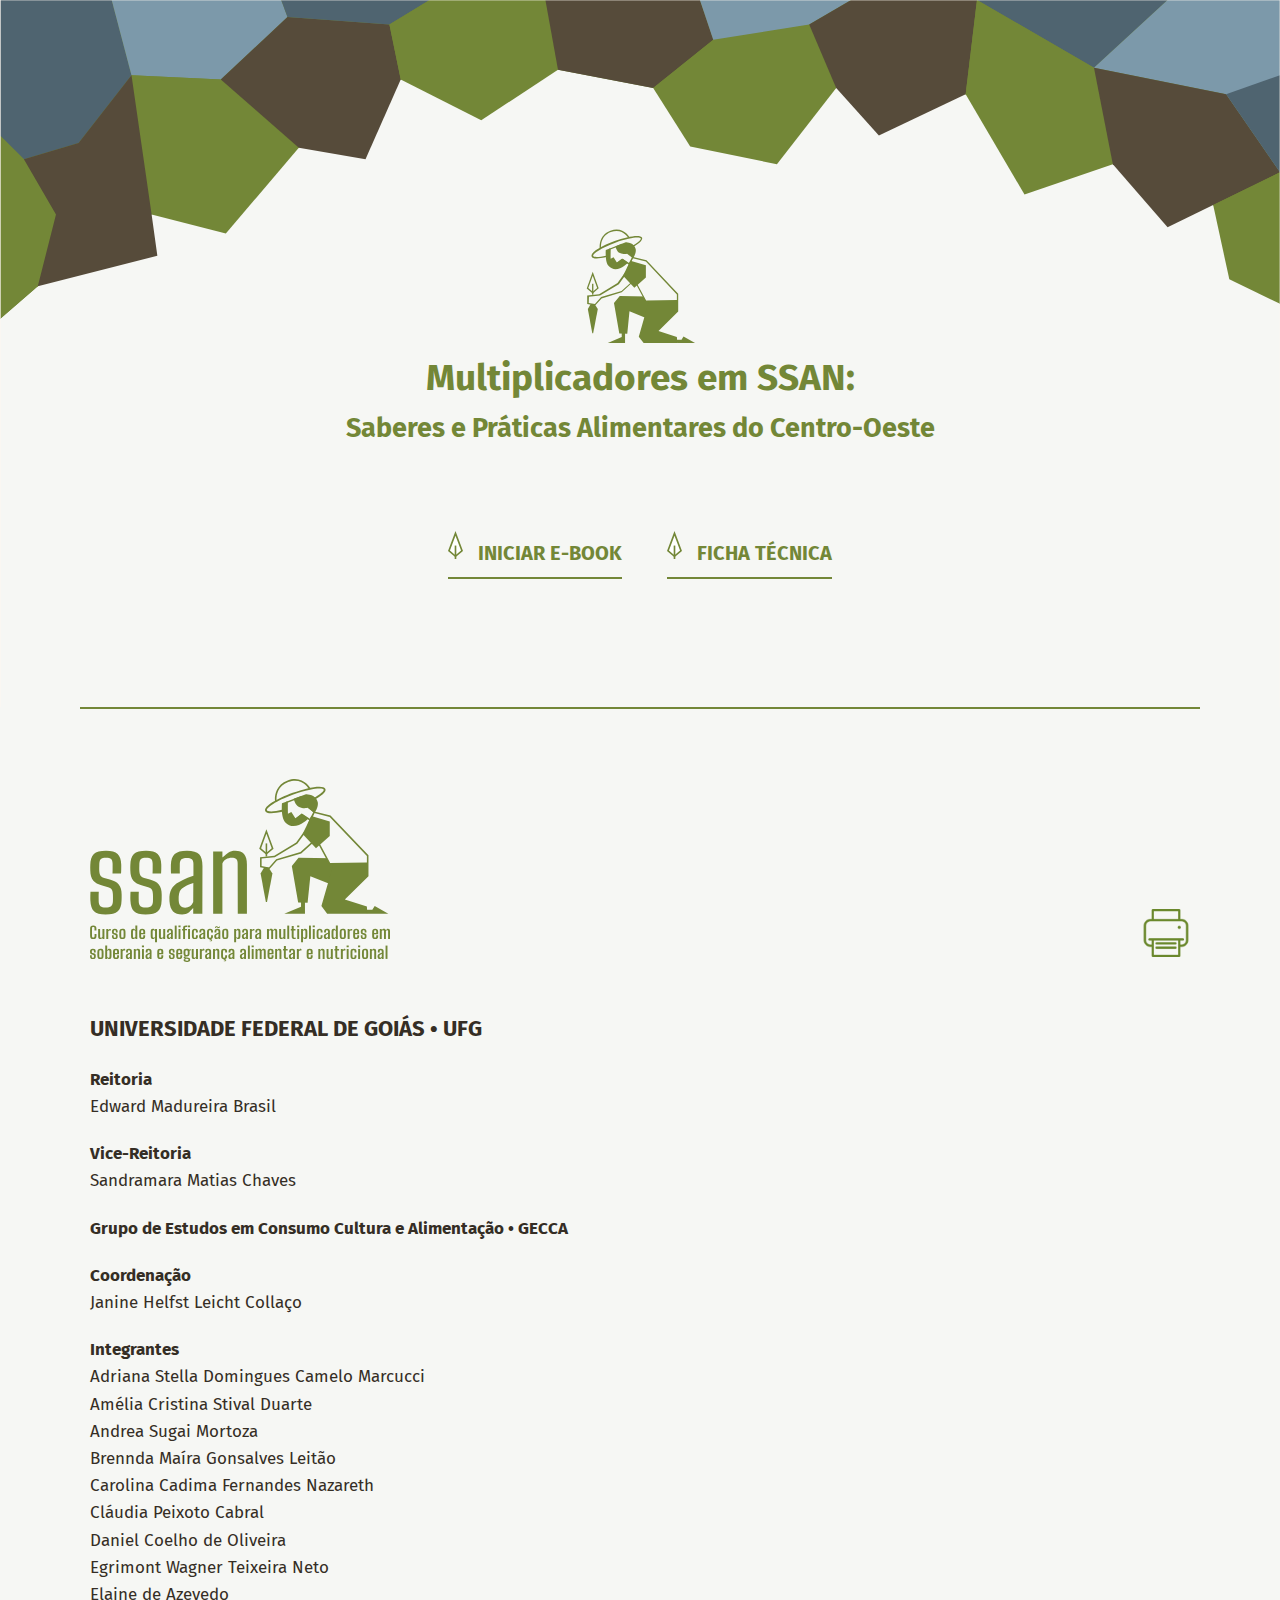
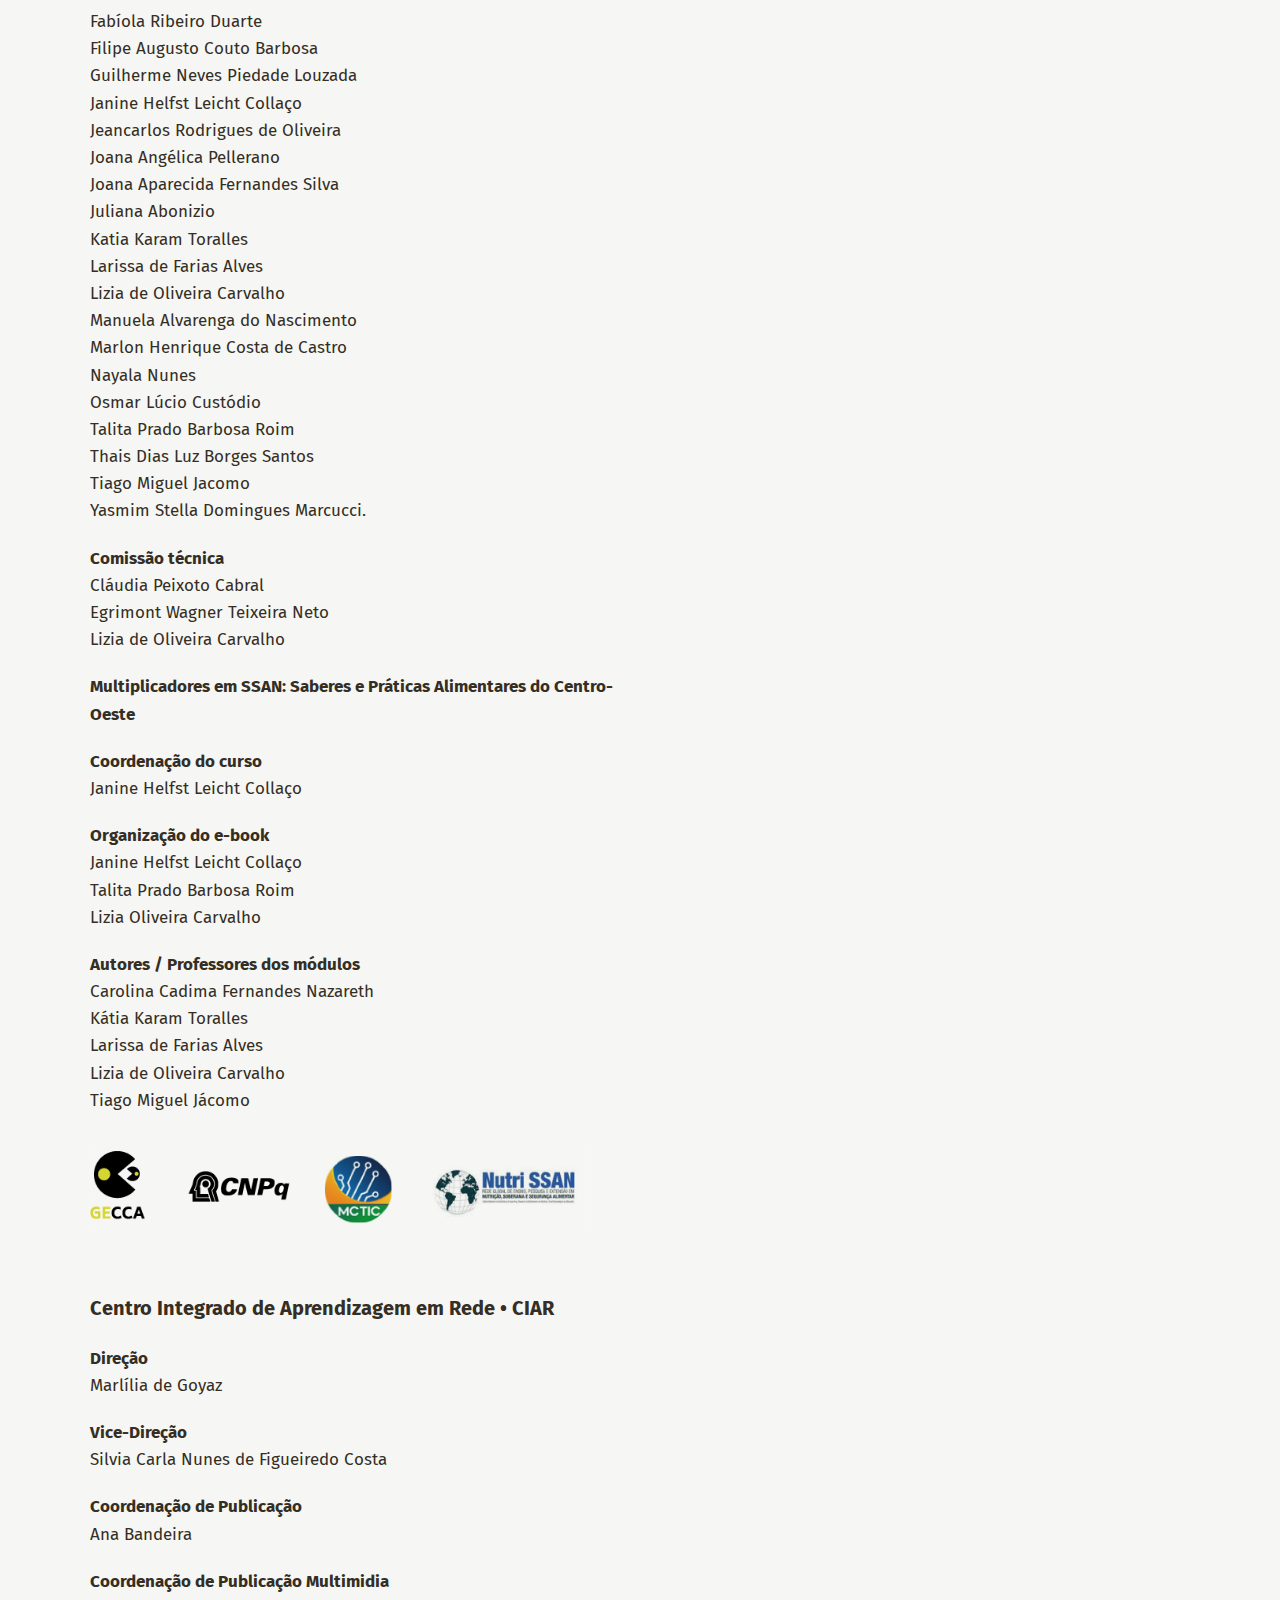
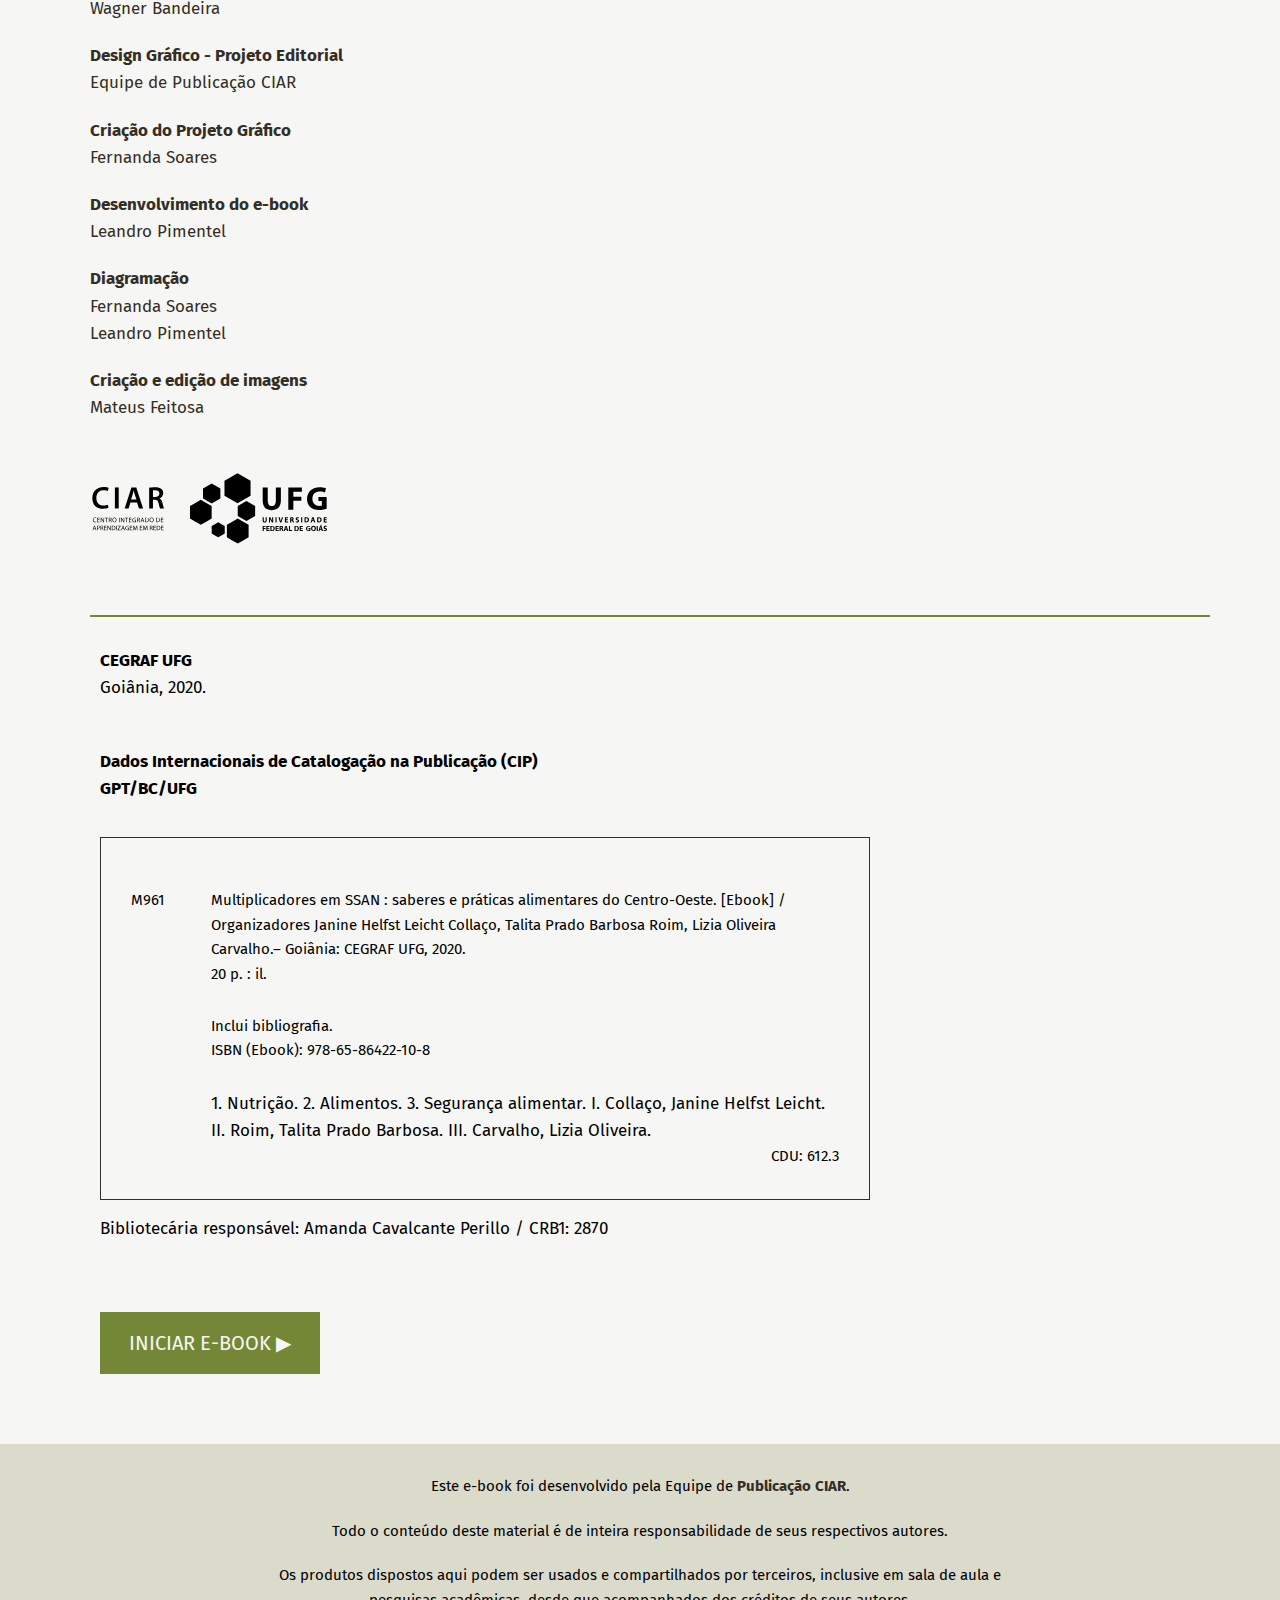
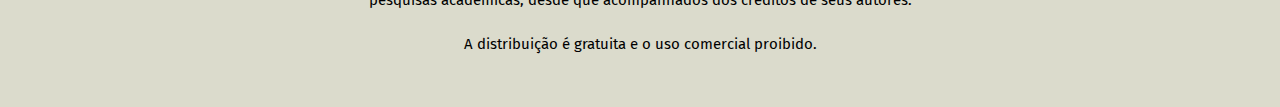
<file: index.html>
<!DOCTYPE html>

<html>
	<head>
		<meta charset="utf-8">
		<meta http-equiv="X-UA-Compatible" content="IE=edge">
		<meta name="viewport" content="width=device-width, initial-scale=1">

		<title>SSAN</title>

		<link rel="stylesheet" href="assets/css/style.css">
		
	</head>

	<body>

		<header class="header_index">
			
			<div class="container">
				<section class="tituloindex">
					<img class="marca_index" src="assets/img/marcamenor_v.svg" alt="">
					<div id="titulos">
					<h1>Multiplicadores em SSAN:</h1>
					<h2>Saberes e Práticas Alimentares do Centro-Oeste</h2>
					</div>
				</section>
			</div>

			<p class="botoes_index">
				<a href="cap01.html"><img src="assets/img/folha.svg" alt="">INICIAR E-BOOK</a>
				<a href="#fichatecnica"><img src="assets/img/folha.svg" alt="">FICHA TÉCNICA</a>
			</p>
			 
		</header>

		<main class="container" id="linha">

			<span onClick="window.print()"><a href="" class="printficha"><img src="assets/img/print.png" alt=""></a></span>

			<article id="fichatecnica" class="ficha">



				<div class="ssan"><img src="assets/img/marca.svg" alt=""></div>

				<h2>UNIVERSIDADE FEDERAL DE GOIÁS • UFG</h2>
				
				<h4>Reitoria</h4>
				<p>Edward Madureira Brasil</p>  

				<h4>Vice-Reitoria</h4>
				<p>Sandramara Matias Chaves</p> 

				<h4>Grupo de Estudos em Consumo Cultura e Alimentação • GECCA </h4>  

				<h4>Coordenação</h4>
				<p>Janine Helfst Leicht Collaço</p>


				<h4>Integrantes</h4>
				<p>Adriana Stella Domingues Camelo Marcucci</p>
				<p>Amélia Cristina Stival Duarte</p>
				<p>Andrea Sugai Mortoza</p>
				<p>Brennda Maíra Gonsalves Leitão</p>
				<p>Carolina Cadima Fernandes Nazareth</p>
				<p>Cláudia Peixoto Cabral</p>
				<p>Daniel Coelho de Oliveira</p>
				<p>Egrimont Wagner Teixeira Neto</p>
				<p>Elaine de Azevedo</p>
				<p>Fabíola Ribeiro Duarte</p>
				<p>Filipe Augusto Couto Barbosa</p>
				<p>Guilherme Neves Piedade Louzada</p>
				<p>Janine Helfst Leicht Collaço</p>
				<p>Jeancarlos Rodrigues de Oliveira</p>
				<p>Joana Angélica Pellerano</p>
				<p>Joana Aparecida Fernandes Silva</p>
				<p>Juliana Abonizio</p>
				<p>Katia Karam Toralles</p>
				<p>Larissa de Farias Alves</p>
				<p>Lizia de Oliveira Carvalho</p>
				<p>Manuela Alvarenga do Nascimento</p>
				<p>Marlon Henrique Costa de Castro</p>
				<p>Nayala Nunes</p>
				<p>Osmar Lúcio Custódio</p>
				<p>Talita Prado Barbosa Roim</p>
				<p>Thais Dias Luz Borges Santos</p>
				<p>Tiago Miguel Jacomo</p>
				<p>Yasmim Stella Domingues Marcucci.</p>

				<h4>Comissão técnica</h4>
				<p>Cláudia Peixoto Cabral</p>
				<p>Egrimont Wagner Teixeira Neto</p>
				<p>Lizia de Oliveira Carvalho</p>

				<h4>Multiplicadores em SSAN: Saberes e Práticas Alimentares do Centro-Oeste</h4>

				<h4>Coordenação do curso</h4>
				<p>Janine Helfst Leicht Collaço</p>
				
				<h4>Organização do e-book</h4>
				<p>Janine Helfst Leicht Collaço</p>
				<p>Talita Prado Barbosa Roim</p>
				<p>Lizia Oliveira Carvalho</p>
				
				<h4>Autores / Professores dos módulos</h4>
				<p>Carolina Cadima Fernandes Nazareth</p>
				<p>Kátia Karam Toralles</p>
				<p>Larissa de Farias Alves</p>
				<p>Lizia de Oliveira Carvalho</p>
				<p>Tiago Miguel Jácomo</p>

				<img class="marcasgerais" src="assets/img/marcasgerais-01.png" alt="Marcas Gerais">
				

				<h3>Centro Integrado de Aprendizagem em Rede • CIAR</h3>

				<h4>Direção</h4>
				<p>Marlília de Goyaz</p>

				<h4>Vice-Direção</h4>
				<p>Silvia Carla Nunes de Figueiredo Costa</p>

				<h4>Coordenação de Publicação</h4>
				<p>Ana Bandeira</p>

				<h4>Coordenação de Publicação Multimidia</h4>
				<p>Wagner Bandeira</p>

				<h4>Design Gráfico - Projeto Editorial</h4>
				<p>Equipe de Publicação CIAR</p>

				<h4>Criação do Projeto Gráfico</h4>
				<p>Fernanda Soares</p>

				<h4>Desenvolvimento do e-book</h4>
				<p>Leandro Pimentel</p> 

				<h4>Diagramação</h4>
				<p>Fernanda Soares</p>
				<p>Leandro Pimentel</p>

				<h4>Criação e edição de imagens</h4>
				<p>Mateus Feitosa</p>

				<img class="ciarufg" src="assets/img/ciarufg.svg" alt="">

			</article>
			<article class="container" id="linha">
				
				<p><strong>CEGRAF UFG</strong> <br>
				Goiânia, 2020.</p>

				<br>
				<p><strong>Dados Internacionais de Catalogação na Publicação (CIP)
				<br>GPT/BC/UFG</strong></p>

				<div class="isbn clearfix">

					<p class="dado">M961</p>

					<div class="info">
						<p>Multiplicadores em SSAN : saberes e práticas alimentares do Centro-Oeste. [Ebook] / Organizadores Janine Helfst Leicht Collaço, Talita Prado Barbosa Roim, Lizia Oliveira Carvalho.– Goiânia: CEGRAF UFG, 2020.</p>
						<p>20 p. : il.</p>
						<br>
						<p>Inclui bibliografia.</p>
						<p>ISBN (Ebook): 978-65-86422-10-8</p>
						<br>1.	Nutrição. 2. Alimentos. 3. Segurança alimentar. I. Collaço, Janine Helfst Leicht. II. Roim, Talita Prado Barbosa. III. Carvalho, Lizia Oliveira.
						<p align="right">CDU: 612.3</p>
					</div>

				</div>
				<p>Bibliotecária responsável: Amanda Cavalcante Perillo / CRB1: 2870</p>

				<a href="cap01.html" id="link">INICIAR E-BOOK  &#9654;</a>

			</article>

				

		

			
				

		</main>

		<footer>

			<div class="footer_index">

				<p>Este e-book foi desenvolvido pela Equipe de <a href="https://producao.ciar.ufg.br/" target="_blank"><strong>Publicação CIAR</strong></a>.</p>

				<p>Todo o conteúdo deste material é de inteira responsabilidade de seus respectivos autores.</p>

				<p>Os produtos dispostos aqui podem ser usados e compartilhados por terceiros, inclusive em sala de aula e pesquisas acadêmicas, desde que acompanhados dos créditos de seus autores.</p>

				<p>A distribuição é gratuita e o uso comercial proibido. </p>

			</div>
			
		</footer>

	</body>
	
</html>
</file>
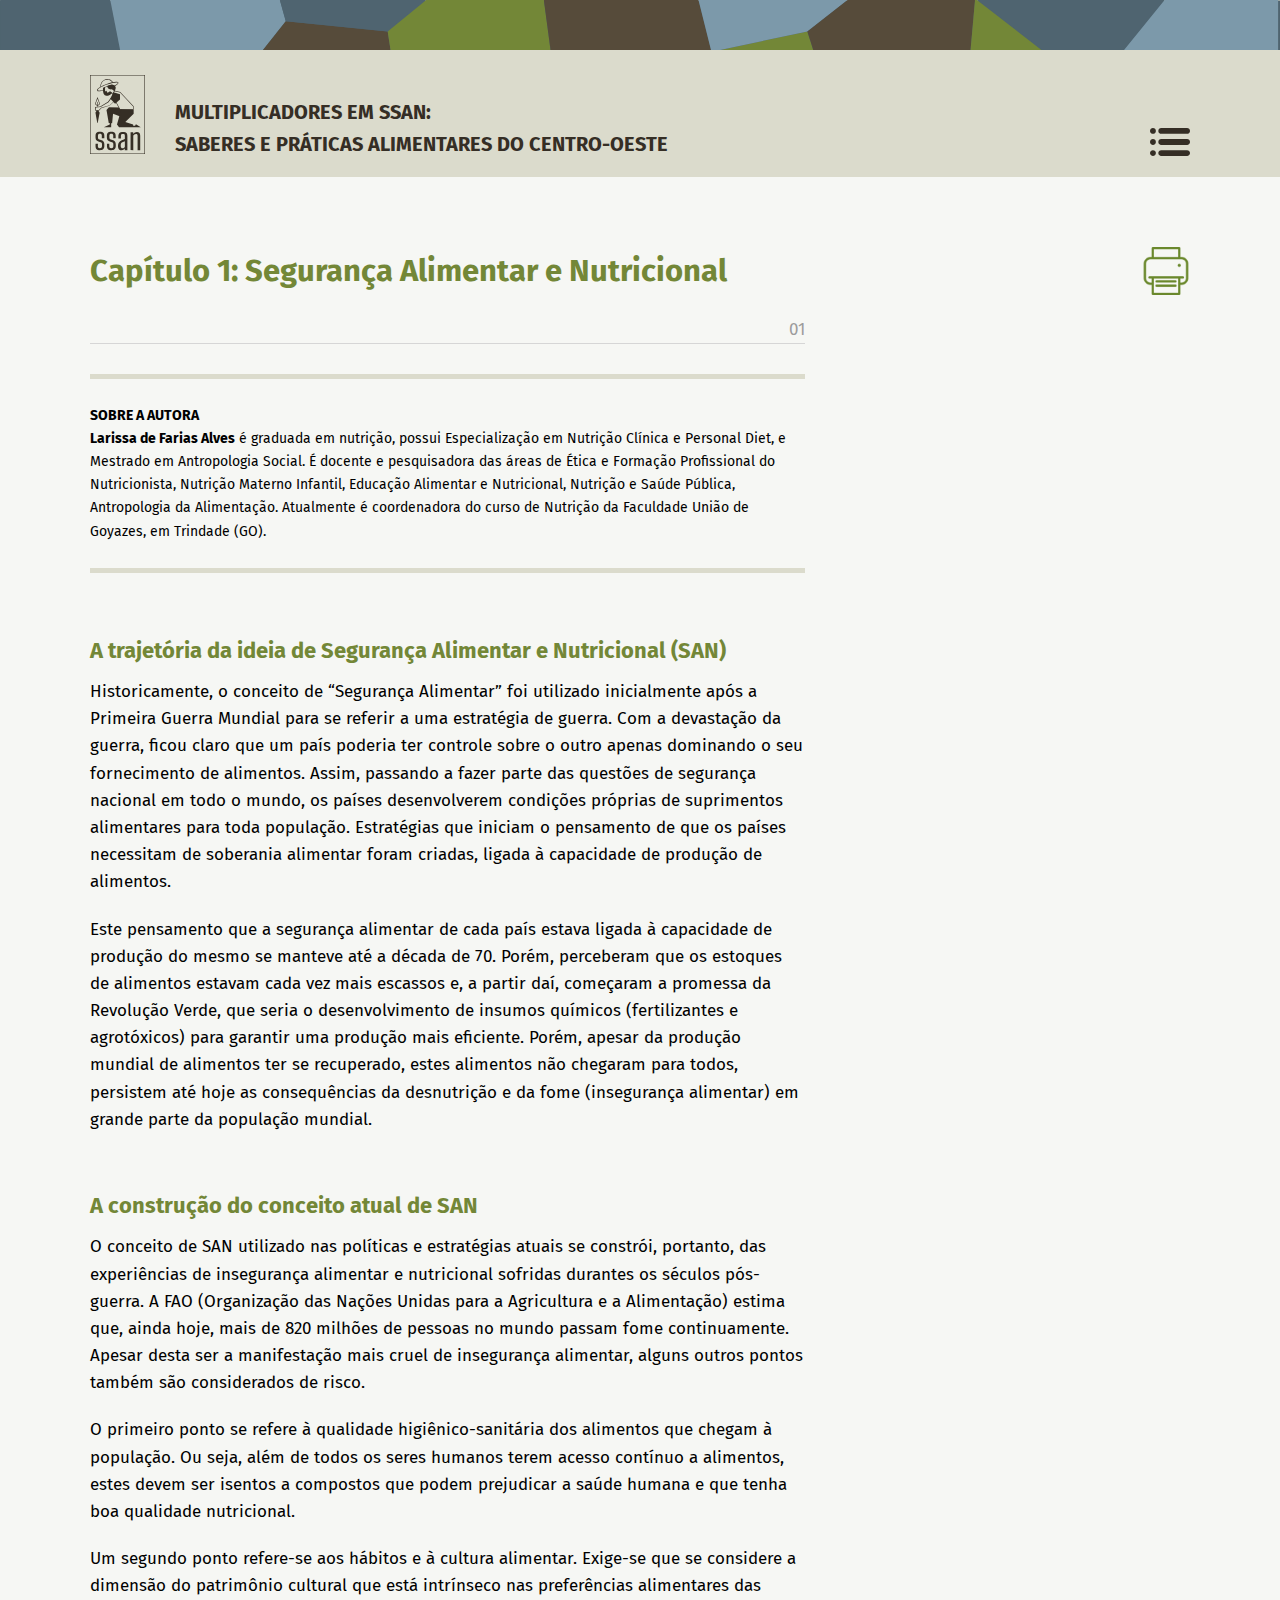
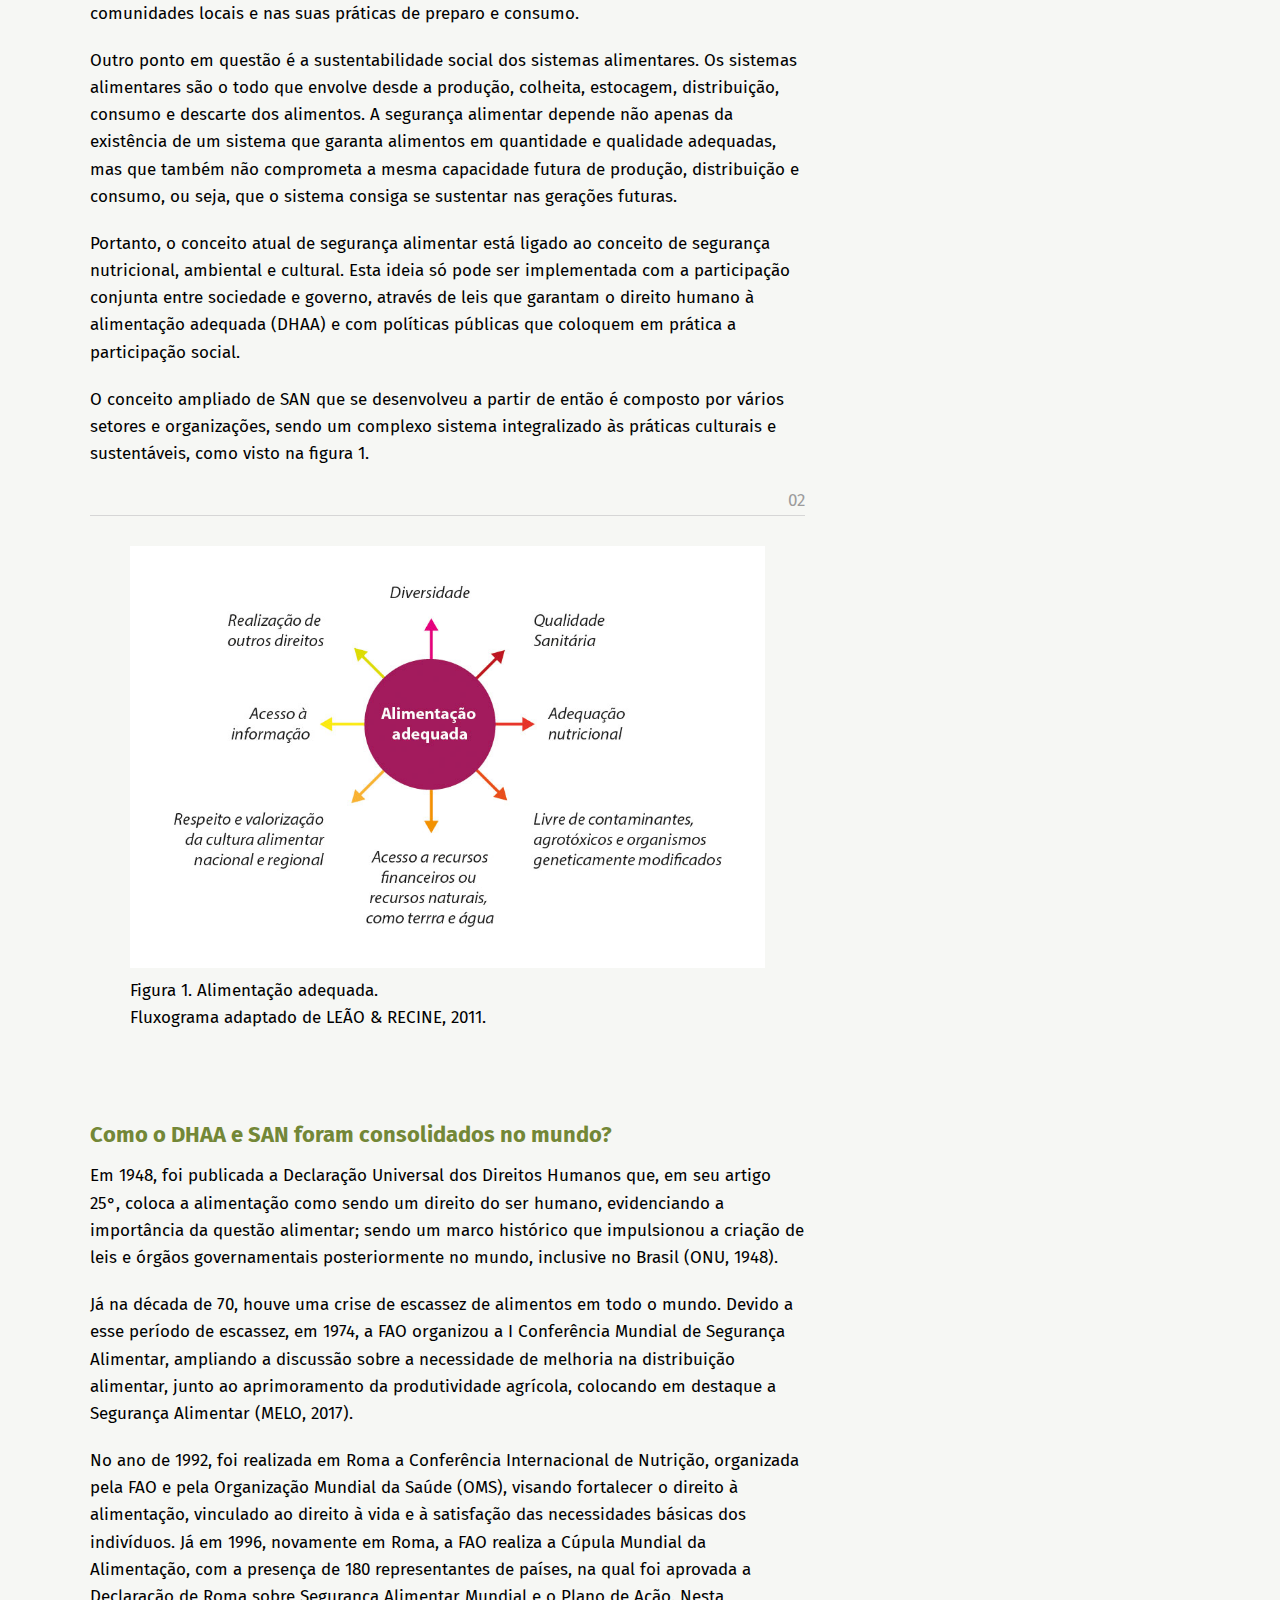
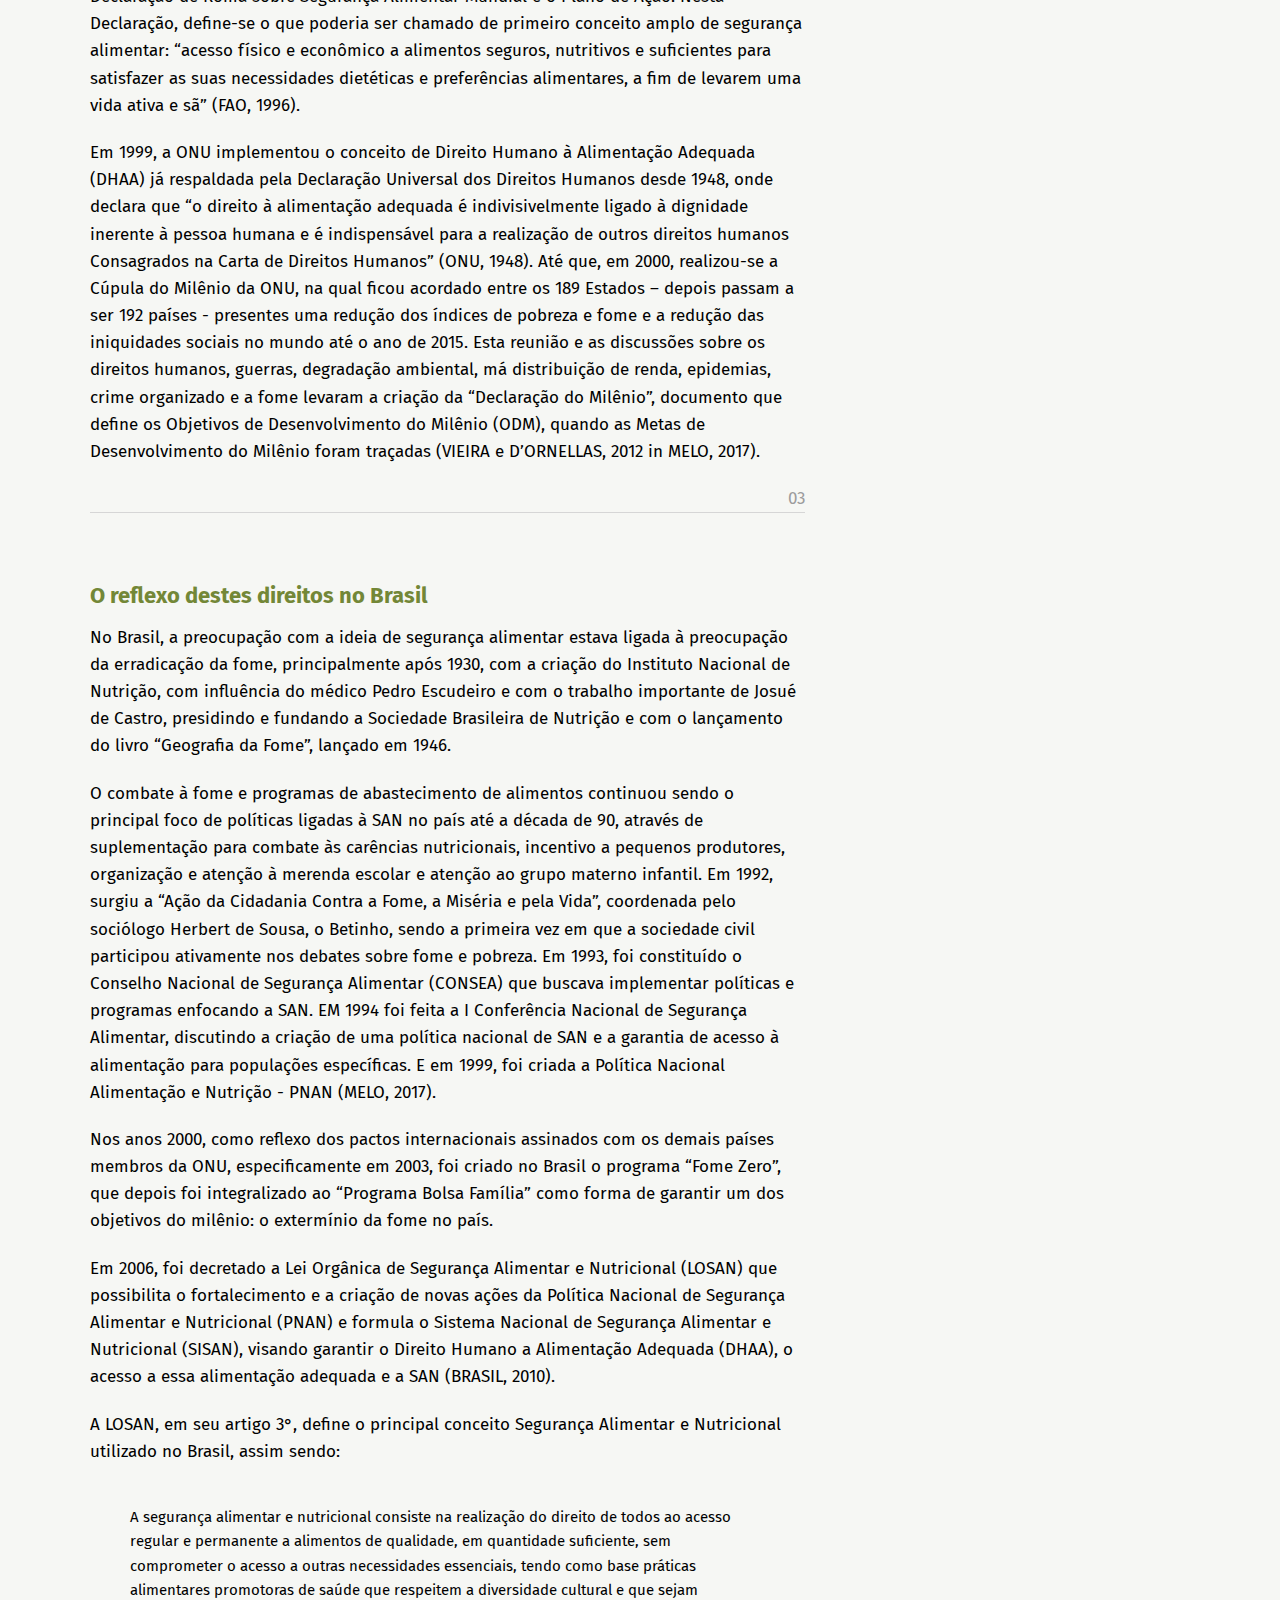
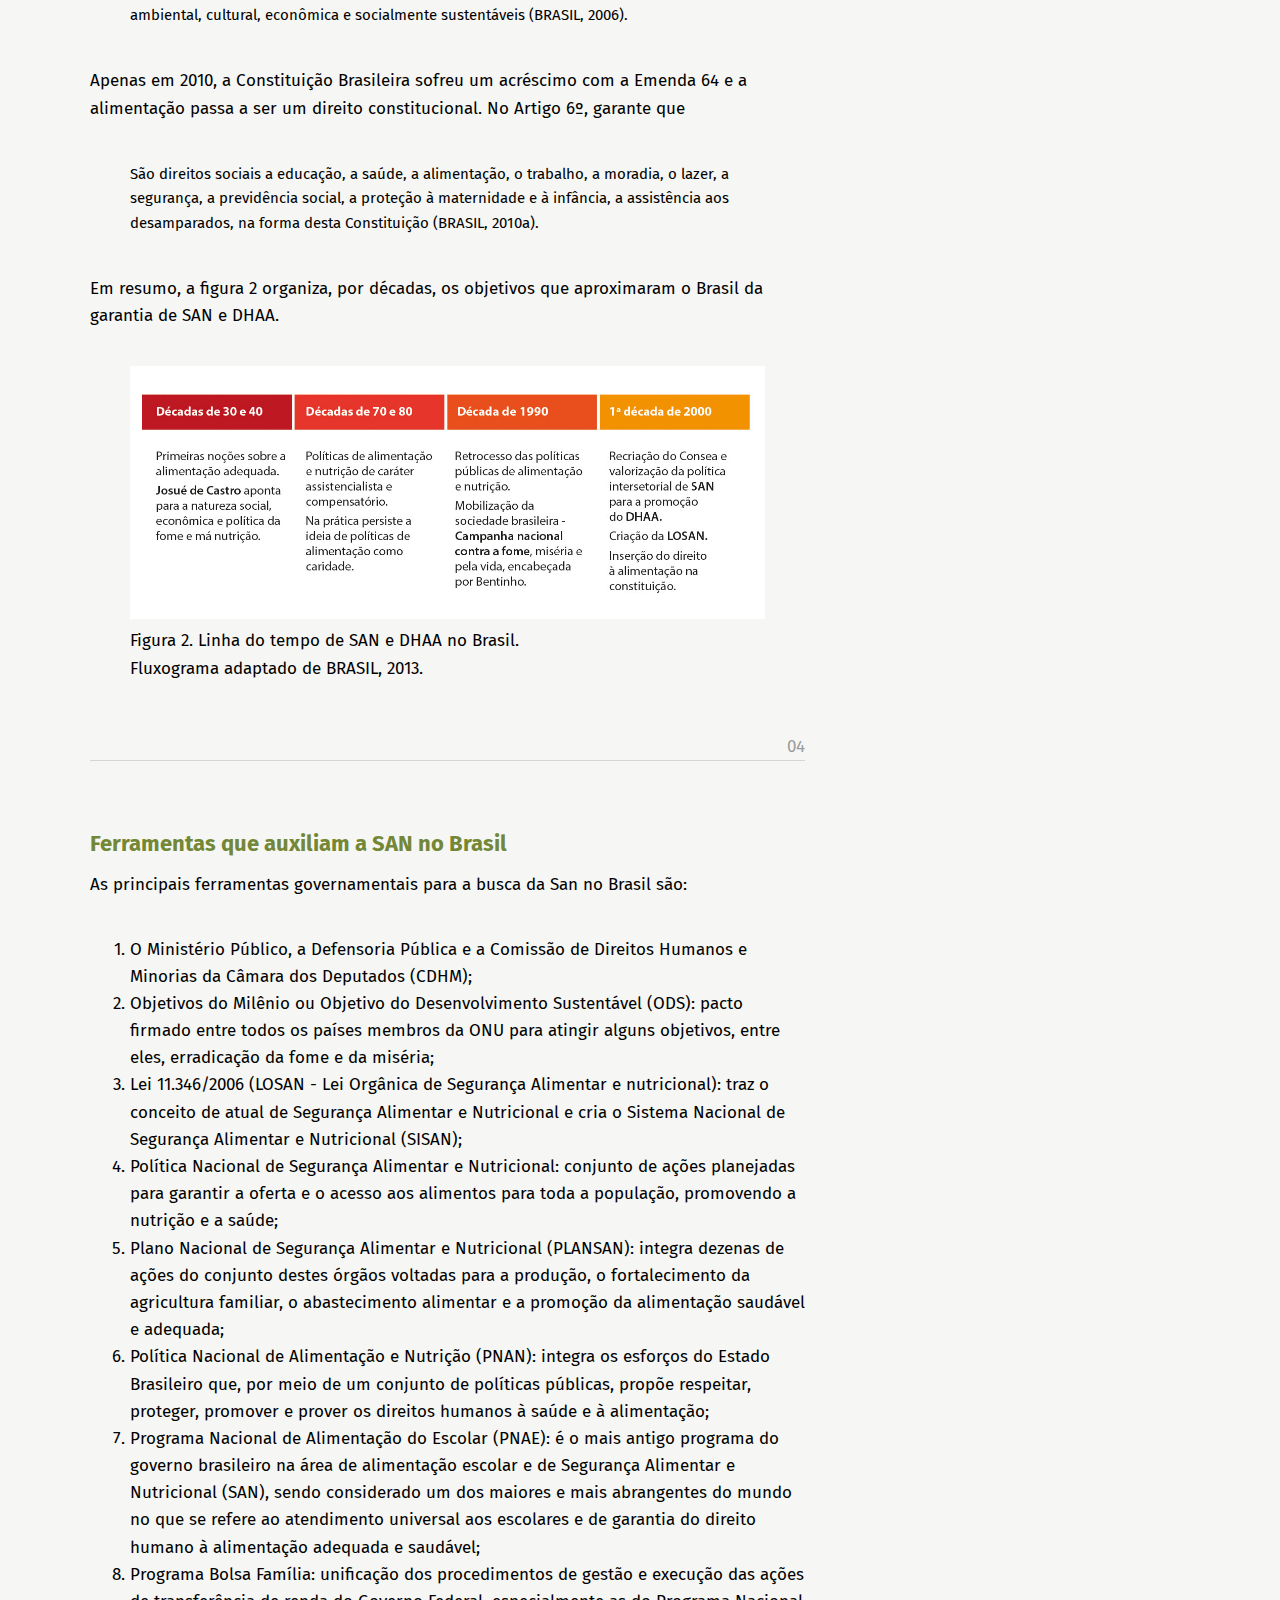
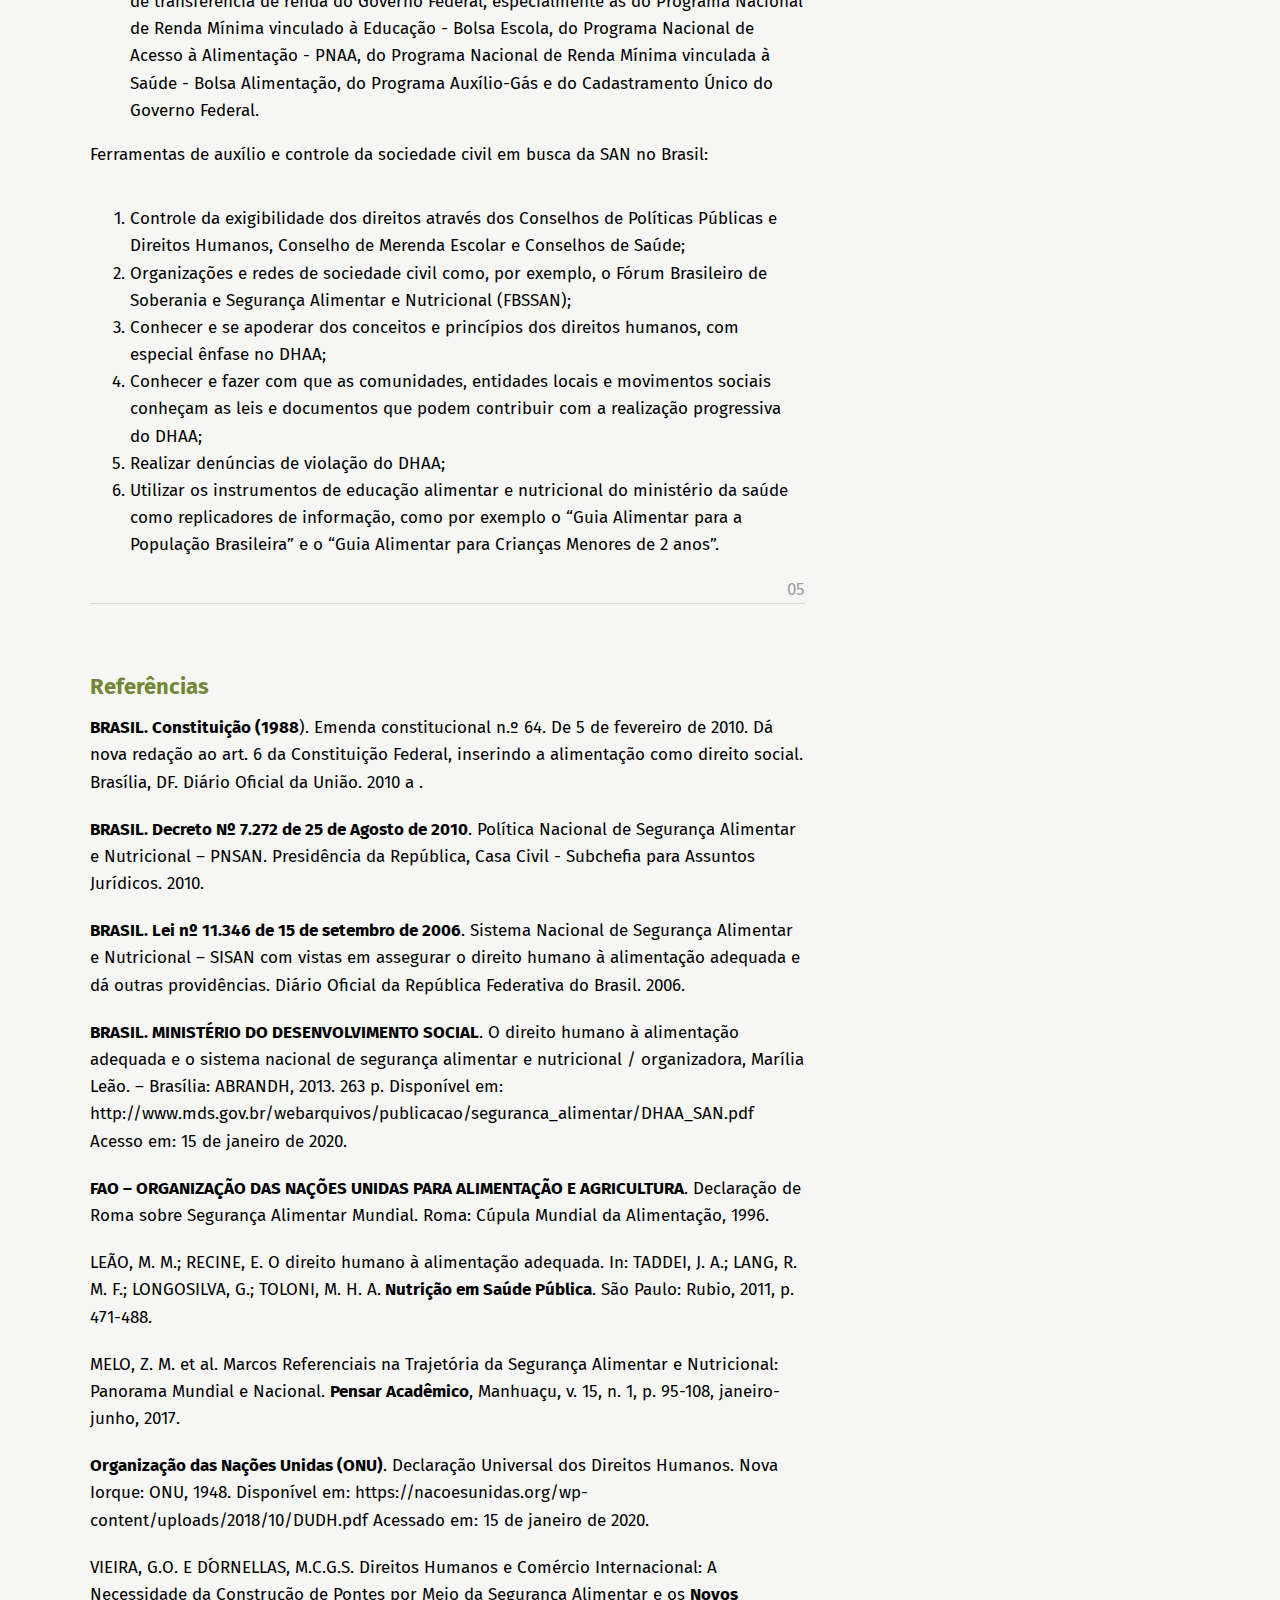
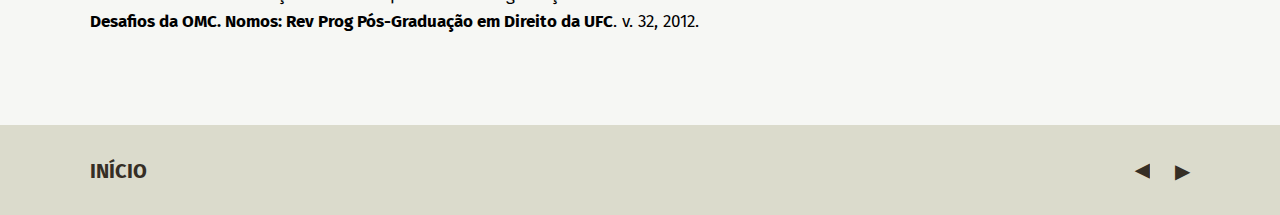
<file: cap01.html>
<!DOCTYPE html>

<html>
	<head>
		<meta charset="utf-8">
		<meta http-equiv="X-UA-Compatible" content="IE=edge">
		<meta name="viewport" content="width=device-width, initial-scale=1">

		<title>SSAN</title>

		<link rel="stylesheet" href="assets/css/style.css">
		
	</head>

	<body>
		
		<header class="header_conteudo">

			<div class="container">

				<div class="nome_curso">
					
					<a href="index.html">
					<img class="marcamenor" src="assets/img/marcamenor.svg" alt="">

					<p>MULTIPLICADORES EM SSAN: <br>SABERES E PRÁTICAS ALIMENTARES DO CENTRO-OESTE</p>
					</a>
					
				</div>

				<a href="sumario.html"><img class="menu" src="assets/img/menu.svg" alt=""></a>

				<div class="clearfix"></div>

			</div>
			 
		</header>

		<main class="container">

			<span onClick="window.print()"><a href="" class="print"><img src="assets/img/print.png" alt=""></a></span>

			<article>

			
			
			<h1>Capítulo 1: Segurança Alimentar e Nutricional</h1>

			<span class="pagina">01</span>
			
			<div class="autor">
				<p><strong>SOBRE A AUTORA</strong></p>
				<p><strong>Larissa de Farias Alves</strong> é graduada em nutrição, possui Especialização em Nutrição Clínica e Personal Diet, e Mestrado em Antropologia Social. É docente e pesquisadora das áreas de Ética e Formação Profissional do Nutricionista, Nutrição Materno Infantil, Educação Alimentar e Nutricional, Nutrição e Saúde Pública, Antropologia da Alimentação. Atualmente é coordenadora do curso de Nutrição da Faculdade União de Goyazes, em Trindade (GO).</p>
			</div>

			<h2>A trajetória da ideia de Segurança Alimentar e Nutricional (SAN)</h2>

			<p>Historicamente, o conceito de “Segurança Alimentar” foi utilizado inicialmente após a Primeira Guerra Mundial para se referir a uma estratégia de guerra. Com a devastação da guerra, ficou claro que um país poderia ter controle sobre o outro apenas dominando o seu fornecimento de alimentos. Assim, passando a fazer parte das questões de segurança nacional em todo o mundo, os países desenvolverem condições próprias de suprimentos alimentares para toda população. Estratégias que iniciam o pensamento de que os países necessitam de soberania alimentar foram criadas, ligada à capacidade de produção de alimentos. </p>
			<p>Este pensamento que a segurança alimentar de cada país estava ligada à capacidade de produção do mesmo se manteve até a década de 70. Porém, perceberam que os estoques de alimentos estavam cada vez mais escassos e, a partir daí, começaram a promessa da Revolução Verde, que seria o desenvolvimento de insumos químicos (fertilizantes e agrotóxicos) para garantir uma produção mais eficiente. Porém, apesar da produção mundial de alimentos ter se recuperado, estes alimentos não chegaram para todos, persistem até hoje as consequências da desnutrição e da fome (insegurança alimentar) em grande parte da população mundial.</p>

			<h2>A construção do conceito atual de SAN</h2>

			<p>O conceito de SAN utilizado nas políticas e estratégias atuais se constrói, portanto, das experiências de insegurança alimentar e nutricional sofridas durantes os séculos pós-guerra. A FAO (Organização das Nações Unidas para a Agricultura e a Alimentação) estima que, ainda hoje, mais de 820 milhões de pessoas no mundo passam fome continuamente. Apesar desta ser a manifestação mais cruel de insegurança alimentar, alguns outros pontos também são considerados de risco.</p>
			<p>O primeiro ponto se refere à qualidade higiênico-sanitária dos alimentos que chegam à população. Ou seja, além de todos os seres humanos terem acesso contínuo a alimentos, estes devem ser isentos a compostos que podem prejudicar a saúde humana e que tenha boa qualidade nutricional. </p>
			<p>Um segundo ponto refere-se aos hábitos e à cultura alimentar.  Exige-se que se considere a dimensão do patrimônio cultural que está intrínseco nas preferências alimentares das comunidades locais e nas suas práticas de preparo e consumo.</p>
			<p>Outro ponto em questão é a sustentabilidade social dos sistemas alimentares. Os sistemas alimentares são o todo que envolve desde a produção, colheita, estocagem, distribuição, consumo e descarte dos alimentos.  A segurança alimentar depende não apenas da existência de um sistema que garanta alimentos em quantidade e qualidade adequadas, mas que também não comprometa a mesma capacidade futura de produção, distribuição e consumo, ou seja, que o sistema consiga se sustentar nas gerações futuras. </p>
			<p>Portanto, o conceito atual de segurança alimentar está ligado ao conceito de segurança nutricional, ambiental e cultural. Esta ideia só pode ser implementada com a participação conjunta entre sociedade e governo, através de leis que garantam o direito humano à alimentação adequada (DHAA) e com políticas públicas que coloquem em prática a participação social.  </p>
			<p>O conceito ampliado de SAN que se desenvolveu a partir de então é composto por vários setores e organizações, sendo um complexo sistema integralizado às práticas culturais e sustentáveis, como visto na figura 1. </p>

			<span class="pagina">02</span>

			<figure>
					<img src="assets/img/figuras/img01.jpg" alt="">
					<figcaption>Figura 1. Alimentação adequada.</br>
					Fluxograma adaptado de LEÃO & RECINE, 2011.</figcaption>
			</figure>

			<h2>Como o DHAA e SAN foram consolidados no mundo?</h2>


			<p>Em 1948, foi publicada a Declaração Universal dos Direitos Humanos que, em seu artigo 25°, coloca a alimentação como sendo um direito do ser humano, evidenciando a importância da questão alimentar; sendo um marco histórico que impulsionou a criação de leis e órgãos governamentais posteriormente no mundo, inclusive no Brasil (ONU, 1948). </p>
			<p>Já na década de 70, houve uma crise de escassez de alimentos em todo o mundo. Devido a esse período de escassez, em 1974, a FAO organizou a I Conferência Mundial de Segurança Alimentar, ampliando a discussão sobre a necessidade de melhoria na distribuição alimentar, junto ao aprimoramento da produtividade agrícola, colocando em destaque a Segurança Alimentar (MELO, 2017).</p>
			<p>No ano de 1992, foi realizada em Roma a Conferência Internacional de Nutrição, organizada pela FAO e pela Organização Mundial da Saúde (OMS), visando fortalecer o direito à alimentação, vinculado ao direito à vida e à satisfação das necessidades básicas dos indivíduos. Já em 1996, novamente em Roma, a FAO realiza a Cúpula Mundial da Alimentação, com a presença de 180 representantes de países, na qual foi aprovada a Declaração de Roma sobre Segurança Alimentar Mundial e o Plano de Ação. Nesta Declaração, define-se o que poderia ser chamado de primeiro conceito amplo de segurança alimentar: “acesso físico e econômico a alimentos seguros, nutritivos e suficientes para satisfazer as suas necessidades dietéticas e preferências alimentares, a fim de levarem uma vida ativa e sã” (FAO, 1996).</p>
			<p>Em 1999, a ONU implementou o conceito de Direito Humano à Alimentação Adequada (DHAA) já respaldada pela Declaração Universal dos Direitos Humanos desde 1948, onde declara que “o direito à alimentação adequada é indivisivelmente ligado à dignidade inerente à pessoa humana e é indispensável para a realização de outros direitos humanos Consagrados na Carta de Direitos Humanos” (ONU, 1948). Até que, em 2000, realizou-se a Cúpula do Milênio da ONU, na qual ficou acordado entre os 189 Estados – depois passam a ser 192 países - presentes uma redução dos índices de pobreza e fome e a redução das iniquidades sociais no mundo até o ano de 2015. Esta reunião e as discussões sobre os direitos humanos, guerras, degradação ambiental, má distribuição de renda, epidemias, crime organizado e a fome levaram a criação da “Declaração do Milênio”, documento que define os Objetivos de Desenvolvimento do Milênio (ODM), quando as Metas de Desenvolvimento do Milênio foram traçadas (VIEIRA e D’ORNELLAS, 2012 in MELO, 2017).</p>

			<span class="pagina">03</span>

			<h2>O reflexo destes direitos no Brasil</h2>


			<p>No Brasil, a preocupação com a ideia de segurança alimentar estava ligada à preocupação da erradicação da fome, principalmente após 1930, com a criação do Instituto Nacional de Nutrição, com influência do médico Pedro Escudeiro e com o trabalho importante de Josué de Castro, presidindo e fundando a Sociedade Brasileira de Nutrição e com o lançamento do livro “Geografia da Fome”, lançado em 1946. </p>
			<p>O combate à fome e programas de abastecimento de alimentos continuou sendo o principal foco de políticas ligadas à SAN no país até a década de 90, através de suplementação para combate às carências nutricionais, incentivo a pequenos produtores, organização e atenção à merenda escolar e atenção ao grupo materno infantil. Em 1992, surgiu a “Ação da Cidadania Contra a Fome, a Miséria e pela Vida”, coordenada pelo sociólogo Herbert de Sousa, o Betinho, sendo a primeira vez em que a sociedade civil participou ativamente nos debates sobre fome e pobreza. Em 1993, foi constituído o Conselho Nacional de Segurança Alimentar (CONSEA) que buscava implementar políticas e programas enfocando a SAN. EM 1994 foi feita a I Conferência Nacional de Segurança Alimentar, discutindo a criação de uma política nacional de SAN e a garantia de acesso à alimentação para populações específicas. E em 1999, foi criada a Política Nacional Alimentação e Nutrição - PNAN (MELO, 2017).</p>
			<p>Nos anos 2000, como reflexo dos pactos internacionais assinados com os demais países membros da ONU, especificamente em 2003, foi criado no Brasil o programa “Fome Zero”, que depois foi integralizado ao “Programa Bolsa Família” como forma de garantir um dos objetivos do milênio: o extermínio da fome no país. </p>
			<p>Em 2006, foi decretado a Lei Orgânica de Segurança Alimentar e Nutricional (LOSAN) que possibilita o fortalecimento e a criação de novas ações da Política Nacional de Segurança Alimentar e Nutricional (PNAN) e formula o Sistema Nacional de Segurança Alimentar e Nutricional (SISAN), visando garantir o Direito Humano a Alimentação Adequada (DHAA), o acesso a essa alimentação adequada e a SAN (BRASIL, 2010). </p>
			<p>A LOSAN, em seu artigo 3°, define o principal conceito Segurança Alimentar e Nutricional utilizado no Brasil, assim sendo: </p>
			
			<p><blockquote>A segurança alimentar e nutricional consiste na realização do direito de todos ao acesso regular e permanente a alimentos de qualidade, em quantidade suficiente, sem comprometer o acesso a outras necessidades essenciais, tendo como base práticas alimentares promotoras de saúde que respeitem a diversidade cultural e que sejam ambiental, cultural, econômica e socialmente sustentáveis (BRASIL, 2006).</blockquote></p>
			
			<p>Apenas em 2010, a Constituição Brasileira sofreu um acréscimo com a Emenda 64 e a alimentação passa a ser um direito constitucional. No Artigo 6º, garante que </p>

			<p><blockquote>São direitos sociais a educação, a saúde, a alimentação, o trabalho, a moradia, o lazer, a segurança, a previdência social, a proteção à maternidade e à infância, a assistência aos desamparados, na forma desta Constituição (BRASIL, 2010a).</blockquote></p>
			
			<p>Em resumo, a figura 2 organiza, por décadas, os objetivos que aproximaram o Brasil da garantia de SAN e DHAA.</p>

			<figure>
					<img src="assets/img/figuras/img02.jpg" alt="">
					<figcaption>Figura 2. Linha do tempo de SAN e DHAA no Brasil.</br>
					Fluxograma adaptado de BRASIL, 2013.</figcaption>
			</figure>

			<span class="pagina">04</span>


			<h2>Ferramentas que auxiliam a SAN no Brasil</h2>


			<p>As principais ferramentas governamentais para a busca da San no Brasil são:</p>

			<ol>
			<li>O Ministério Público, a Defensoria Pública e a Comissão de Direitos Humanos e Minorias da Câmara dos Deputados (CDHM);</li>
			<li>Objetivos do Milênio ou Objetivo do Desenvolvimento Sustentável (ODS): pacto firmado entre todos os países membros da ONU para atingir alguns objetivos, entre eles, erradicação da fome e da miséria; </li>
			<li>Lei 11.346/2006 (LOSAN - Lei Orgânica de Segurança Alimentar e nutricional): traz o conceito de atual de Segurança Alimentar e Nutricional e cria o Sistema Nacional de Segurança Alimentar e Nutricional (SISAN);</li>
			<li>Política Nacional de Segurança Alimentar e Nutricional: conjunto de ações planejadas para garantir a oferta e o acesso aos alimentos para toda a população, promovendo a nutrição e a saúde;</li>
			<li>Plano Nacional de Segurança Alimentar e Nutricional (PLANSAN): integra dezenas de ações do conjunto destes órgãos voltadas para a produção, o fortalecimento da agricultura familiar, o abastecimento alimentar e a promoção da alimentação saudável e adequada;</li>
			<li>Política Nacional de Alimentação e Nutrição (PNAN): integra os esforços do Estado Brasileiro que, por meio de um conjunto de políticas públicas, propõe respeitar, proteger, promover e prover os direitos humanos à saúde e à alimentação;</li>
			<li>Programa Nacional de Alimentação do Escolar (PNAE): é o mais antigo programa do governo brasileiro na área de alimentação escolar e de Segurança Alimentar e Nutricional (SAN), sendo considerado um dos maiores e mais abrangentes do mundo no que se refere ao atendimento universal aos escolares e de garantia do direito humano à alimentação adequada e saudável;</li>
			<li>Programa Bolsa Família: unificação dos procedimentos de gestão e execução das ações de transferência de renda do Governo Federal, especialmente as do Programa Nacional de Renda Mínima vinculado à Educação - Bolsa Escola, do Programa Nacional de Acesso à Alimentação - PNAA, do Programa Nacional de Renda Mínima vinculada à Saúde - Bolsa Alimentação, do Programa Auxílio-Gás e do Cadastramento Único do Governo Federal.</li>
			</ol>

			<p>Ferramentas de auxílio e controle da sociedade civil em busca da SAN no Brasil:</p>

			<ol>
			<li>Controle da exigibilidade dos direitos através dos Conselhos de Políticas Públicas e Direitos Humanos, Conselho de Merenda Escolar e Conselhos de Saúde;</li>
			<li>Organizações e redes de sociedade civil como, por exemplo, o Fórum Brasileiro de Soberania e Segurança Alimentar e Nutricional (FBSSAN);</li>
			<li>Conhecer e se apoderar dos conceitos e princípios dos direitos humanos, com especial ênfase no DHAA;</li>
			<li>Conhecer e fazer com que as comunidades, entidades locais e movimentos sociais conheçam as leis e documentos que podem contribuir com a realização progressiva do DHAA;</li>
			<li>Realizar denúncias de violação do DHAA;</li>
			<li>Utilizar os instrumentos de educação alimentar e nutricional do ministério da saúde como replicadores de informação, como por exemplo o “Guia Alimentar para a População Brasileira” e o “Guia Alimentar para Crianças Menores de 2 anos”.</li>
			</ol>

			<span class="pagina">05</span>

			<h2>Referências</h2>

			<p><strong>BRASIL. Constituição (1988</strong>). Emenda constitucional n.º 64. De 5 de fevereiro de 2010. Dá nova redação ao art. 6 da Constituição Federal, inserindo a alimentação como direito social. Brasília, DF. Diário Oficial da União. 2010 a .</p>
			
			<p><strong>BRASIL. Decreto Nº 7.272 de 25 de Agosto de 2010</strong>. Política Nacional de Segurança Alimentar e Nutricional – PNSAN. Presidência da República, Casa Civil - Subchefia para Assuntos Jurídicos. 2010.</p>
			
			<p><strong>BRASIL. Lei nº 11.346 de 15 de setembro de 2006</strong>. Sistema Nacional de Segurança Alimentar e Nutricional – SISAN com vistas em assegurar o direito humano à alimentação adequada e dá outras providências. Diário Oficial da República Federativa do Brasil. 2006.</p>
			
			<p><strong>BRASIL. MINISTÉRIO DO DESENVOLVIMENTO SOCIAL</strong>. O direito humano à alimentação adequada e o sistema nacional de segurança alimentar e nutricional / organizadora, Marília Leão. – Brasília: ABRANDH, 2013. 263 p. Disponível em: http://www.mds.gov.br/webarquivos/publicacao/seguranca_alimentar/DHAA_SAN.pdf Acesso em: 15 de janeiro de 2020. </p>
			
			<p><strong>FAO – ORGANIZAÇÃO DAS NAÇÕES UNIDAS PARA ALIMENTAÇÃO E AGRICULTURA</strong>. Declaração de Roma sobre Segurança Alimentar Mundial. Roma: Cúpula Mundial da Alimentação, 1996.</p>
			
			<p>LEÃO, M. M.; RECINE, E. O direito humano à alimentação adequada. In: TADDEI, J. A.; LANG, R. M. F.; LONGOSILVA, G.; TOLONI, M. H. A.<strong> Nutrição em Saúde Pública</strong>. São Paulo: Rubio, 2011, p. 471-488.</p>
			
			<p>MELO, Z. M. et al. Marcos Referenciais na Trajetória da Segurança Alimentar e Nutricional: Panorama Mundial e Nacional. <strong>Pensar Acadêmico</strong>, Manhuaçu, v. 15, n. 1, p. 95-108, janeiro-junho, 2017. </p>
			
			<p><strong>Organização das Nações Unidas (ONU)</strong>. Declaração Universal dos Direitos Humanos. Nova Iorque: ONU, 1948. Disponível em: https://nacoesunidas.org/wp-content/uploads/2018/10/DUDH.pdf Acessado em: 15 de janeiro de 2020.</p>
			
			<p>VIEIRA, G.O. E D´ORNELLAS, M.C.G.S. Direitos Humanos e Comércio Internacional: A Necessidade da Construção de Pontes por Meio da Segurança Alimentar e os <strong>Novos Desafios da OMC. Nomos: Rev Prog Pós-Graduação em Direito da UFC</strong>. v. 32, 2012.</p>

			</article>

		</main>

		<footer class="footer_conteudo">
			
			<div class="container">

				<div class="esquerda"><a href="index.html"><p>INÍCIO</p></a></div>
				
				<div class="direita">
					<a class="voltar" href="index.html">&#9654;</a>
					<a class="avançar" href="cap02.html">&#9654;</a>
				</div>
				
			</div>
			
		</footer>



	</body>
	
</html>
</file>
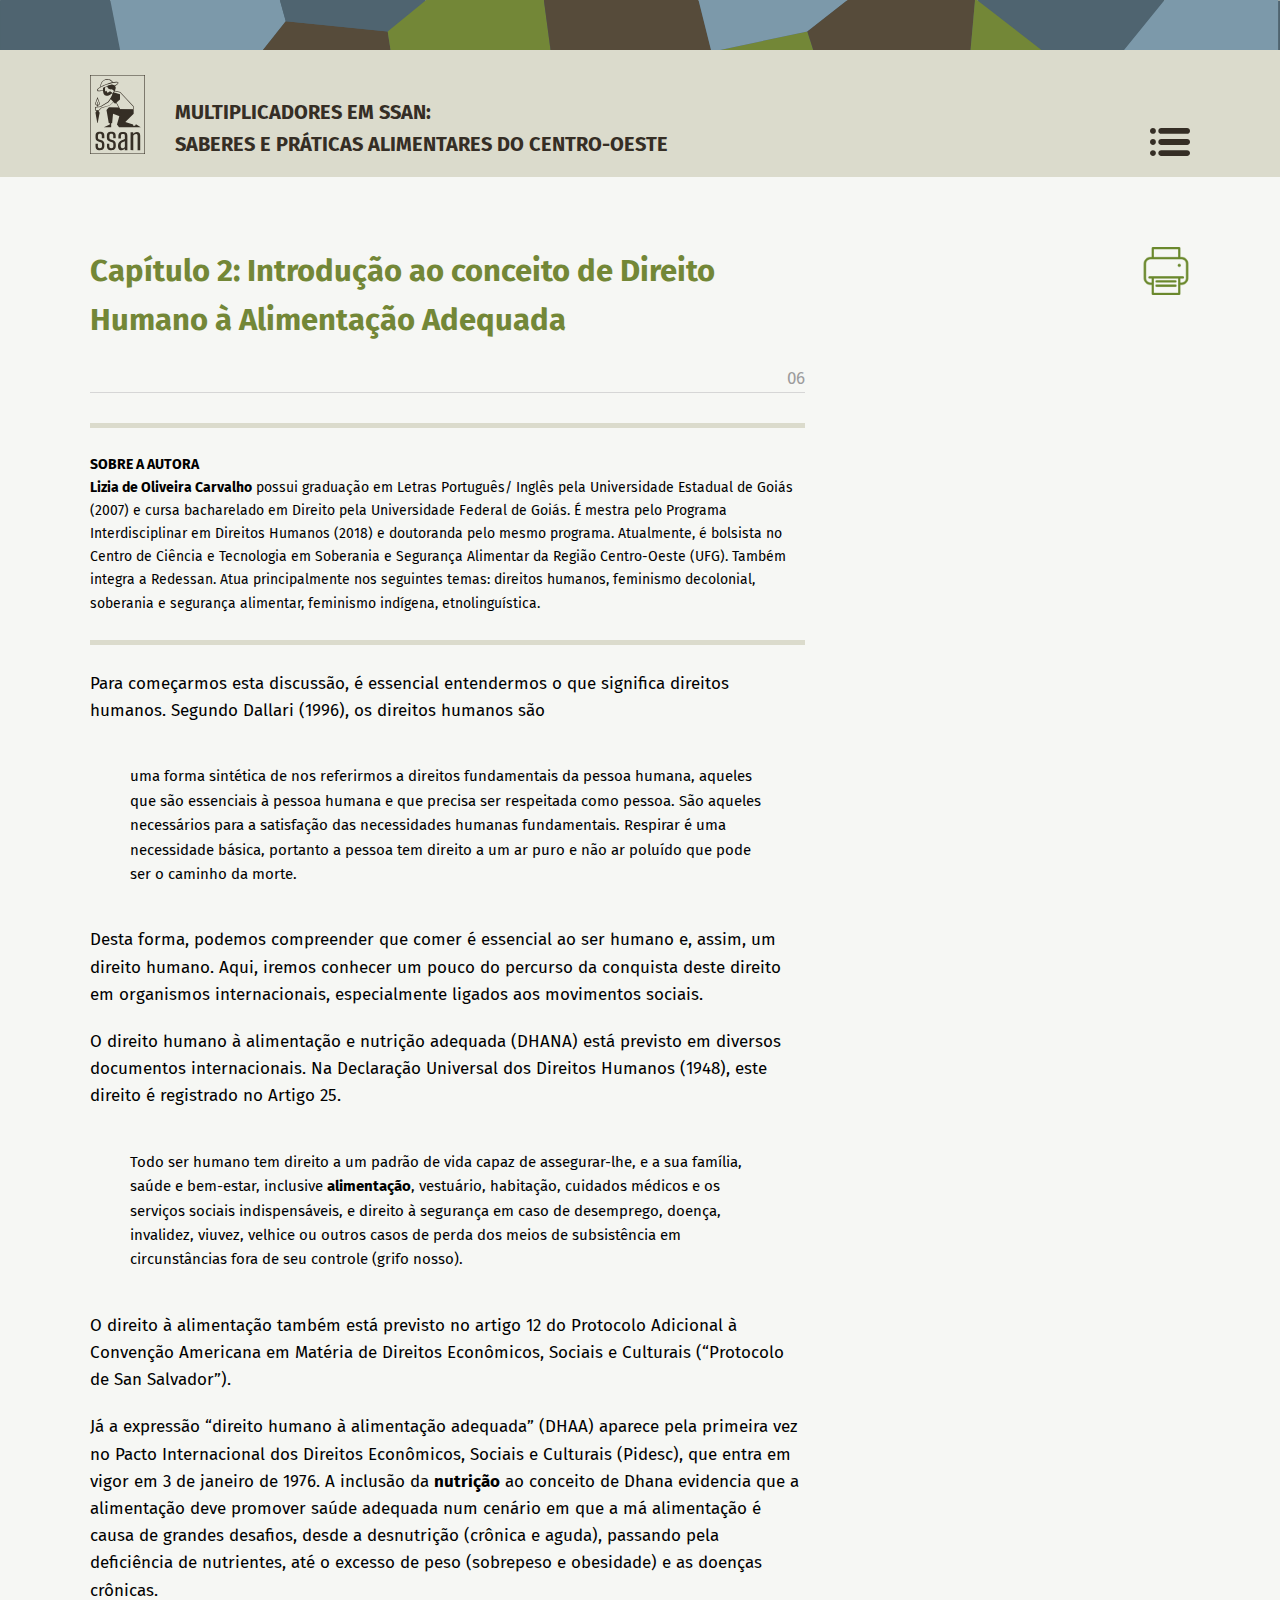
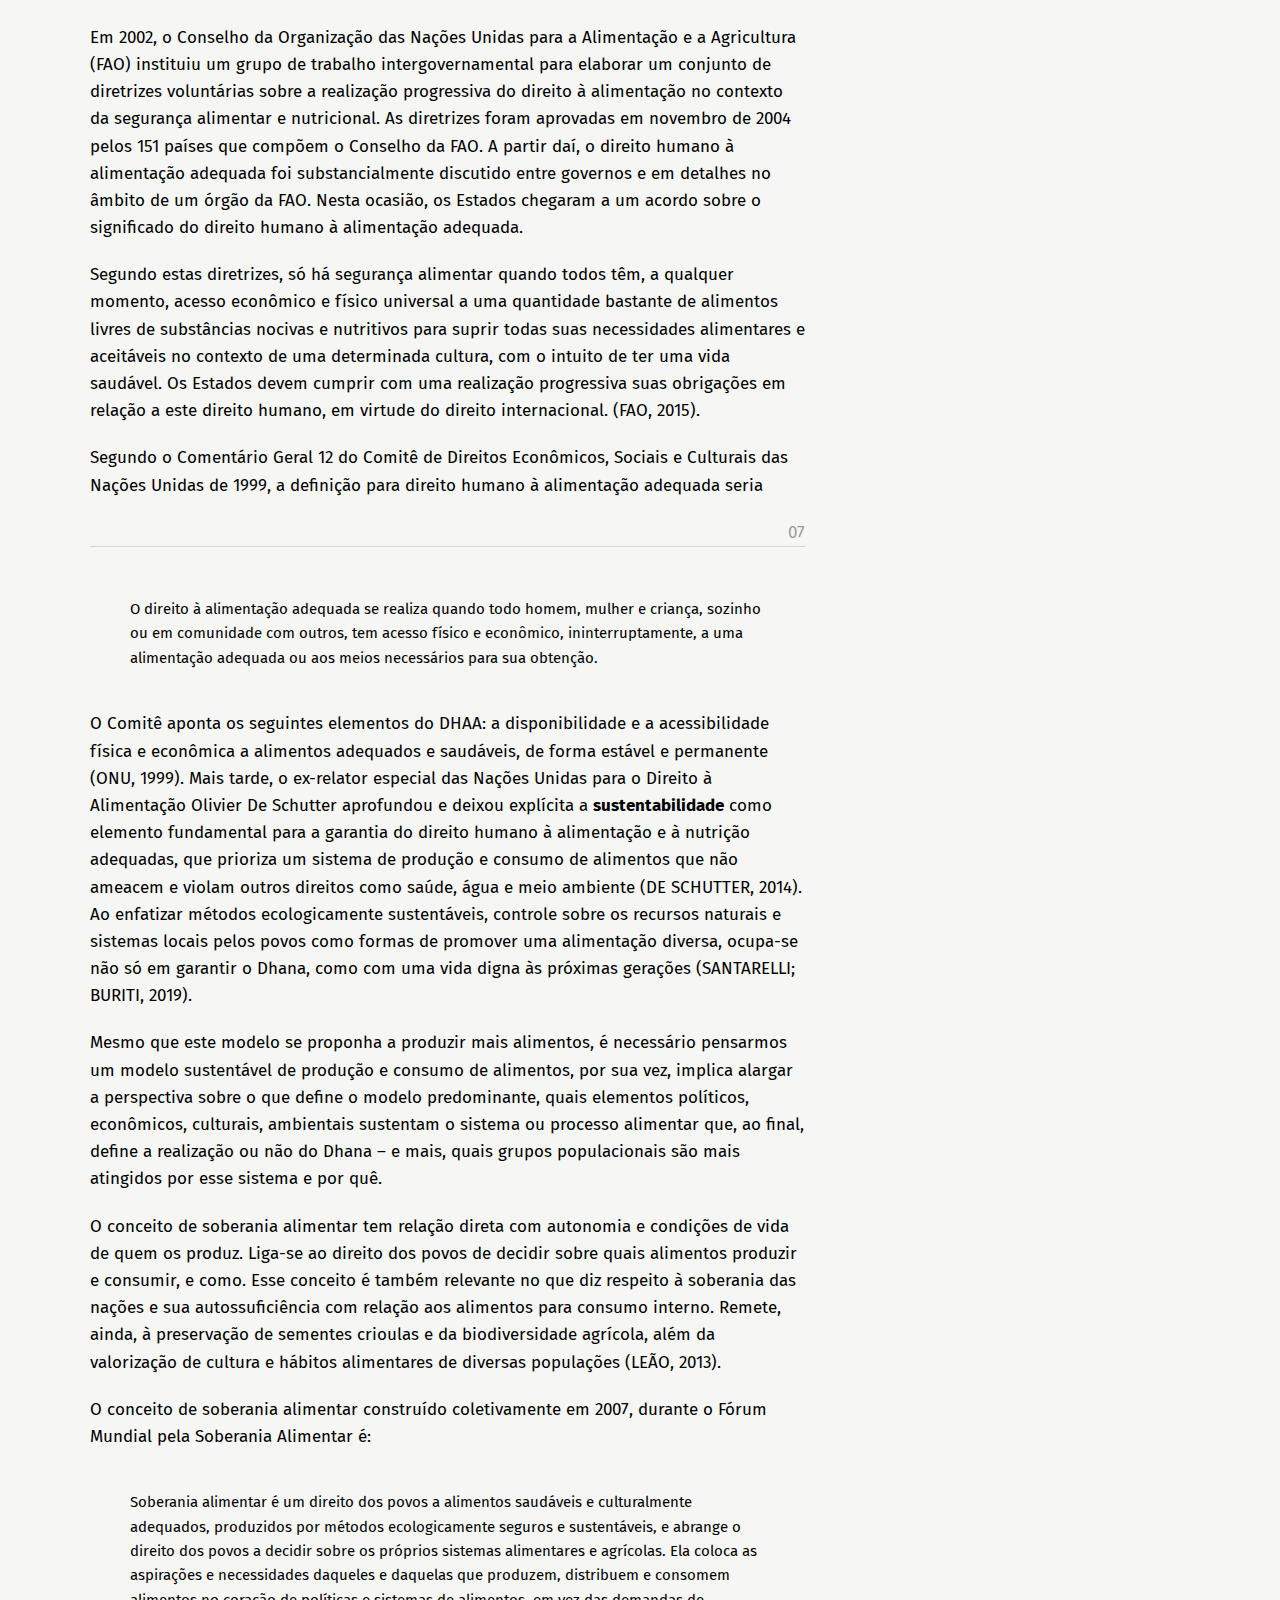
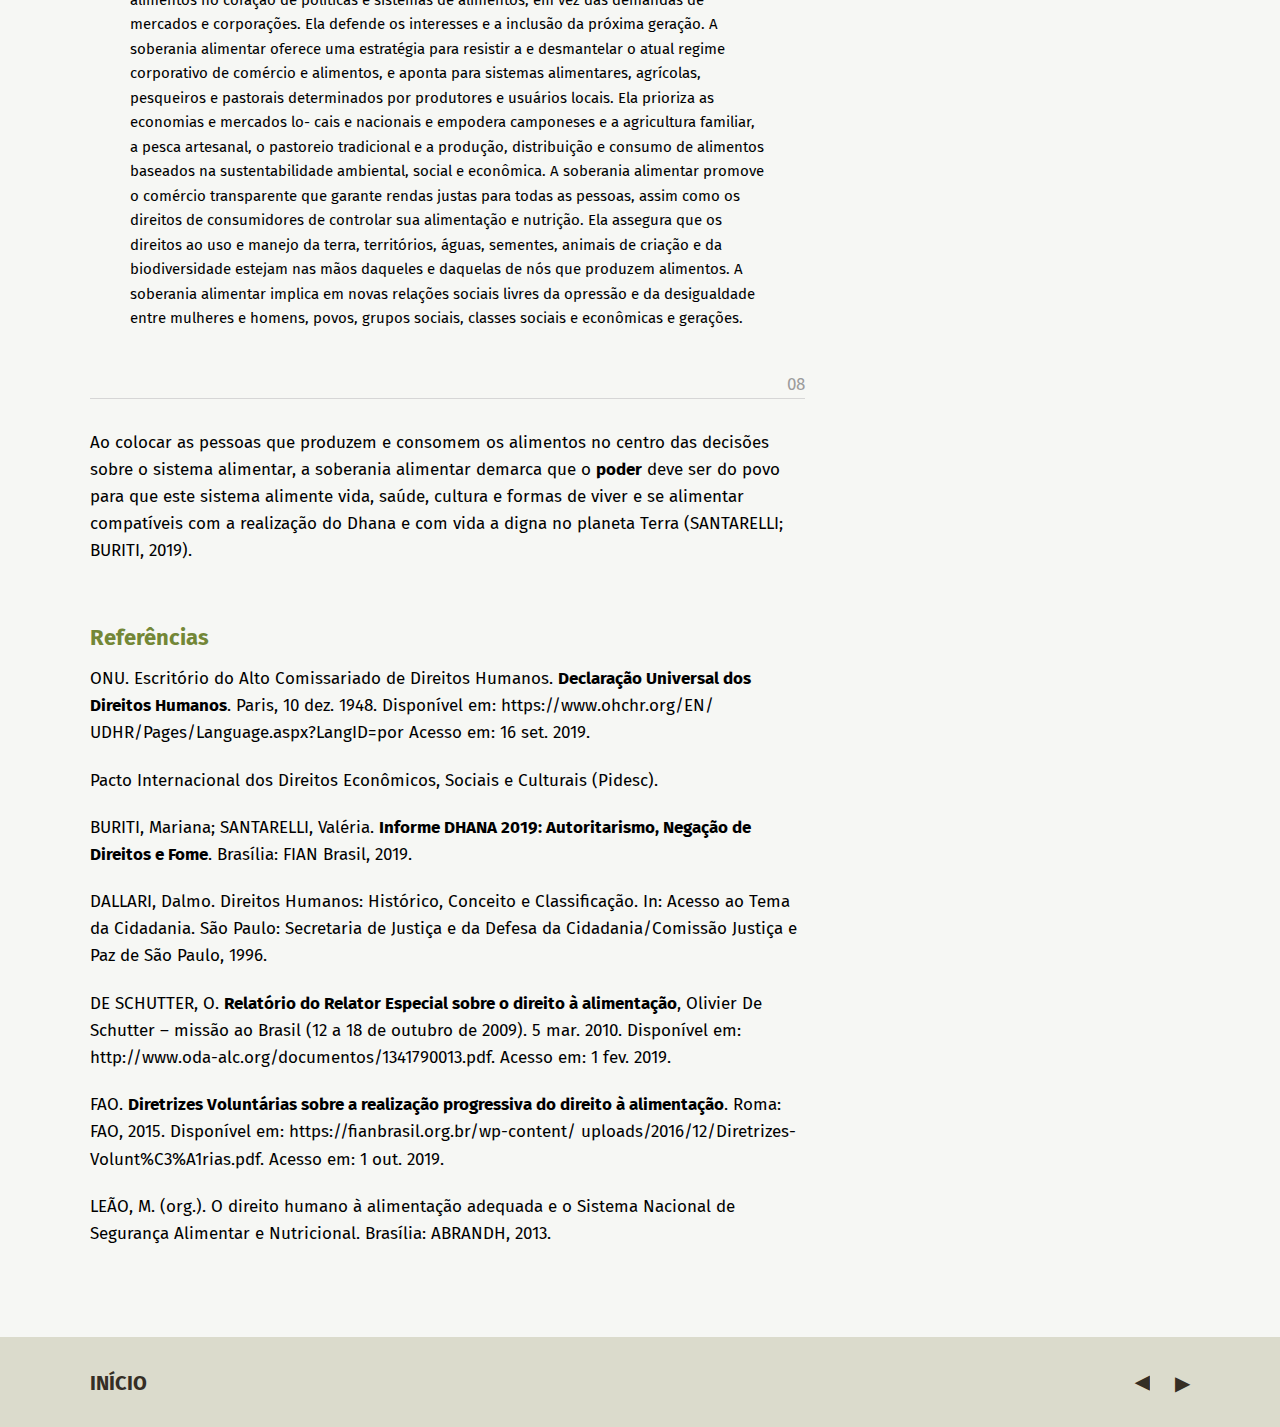
<file: cap02.html>
<!DOCTYPE html>

<html>
	<head>
		<meta charset="utf-8">
		<meta http-equiv="X-UA-Compatible" content="IE=edge">
		<meta name="viewport" content="width=device-width, initial-scale=1">

		<title>SSAN</title>

		<link rel="stylesheet" href="assets/css/style.css">
		
	</head>

	<body>
		
		<header class="header_conteudo">

			<div class="container">

				<div class="nome_curso">
					
					<a href="index.html">
					<img class="marcamenor" src="assets/img/marcamenor.svg" alt="">

					<p>MULTIPLICADORES EM SSAN: <br>SABERES E PRÁTICAS ALIMENTARES DO CENTRO-OESTE</p>
					</a>
					
				</div>

				<a href="sumario.html"><img class="menu" src="assets/img/menu.svg" alt=""></a>

				<div class="clearfix"></div>

			</div>
			 
		</header>

		<main class="container">

			<span onClick="window.print()"><a href="" class="print"><img src="assets/img/print.png" alt=""></a></span>

			<article>

			

			<h1>Capítulo 2: Introdução ao conceito de Direito Humano à Alimentação Adequada</h1>

			<span class="pagina">06</span>

			<div class="autor">
				<p><strong>SOBRE A AUTORA</strong></p>
				<p><strong>Lizia de Oliveira Carvalho</strong> possui graduação em Letras Português/ Inglês pela Universidade Estadual de Goiás (2007) e cursa bacharelado em Direito pela Universidade Federal de Goiás. É mestra pelo Programa Interdisciplinar em Direitos Humanos (2018) e doutoranda pelo mesmo programa. Atualmente, é bolsista no Centro de Ciência e Tecnologia em Soberania e Segurança Alimentar da Região Centro-Oeste (UFG). Também integra a Redessan. Atua principalmente nos seguintes temas: direitos humanos, feminismo decolonial, soberania e segurança alimentar, feminismo indígena, etnolinguística.</p>
			</div>
			
			<p>Para começarmos esta discussão, é essencial entendermos o que significa direitos humanos. Segundo Dallari (1996), os direitos humanos são </p>
			
			<p><blockquote>uma forma sintética de nos referirmos a direitos fundamentais da pessoa humana, aqueles que são essenciais à pessoa humana e que precisa ser respeitada como pessoa. São aqueles necessários para a satisfação das necessidades humanas fundamentais. Respirar é uma necessidade básica, portanto a pessoa tem direito a um ar puro e não ar poluído que pode ser o caminho da morte.</blockquote></p>
			
			<p>Desta forma, podemos compreender que comer é essencial ao ser humano e, assim, um direito humano. Aqui, iremos conhecer um pouco do percurso da conquista deste direito em organismos internacionais, especialmente ligados aos movimentos sociais.</p>
			<p>O direito humano à alimentação e nutrição adequada (DHANA) está previsto em diversos documentos internacionais. Na Declaração Universal dos Direitos Humanos (1948), este direito é registrado no Artigo 25.</p>

			<p><blockquote>Todo ser humano tem direito a um padrão de vida capaz de assegurar-lhe, e a sua família, saúde e bem-estar, inclusive <strong>alimentação</strong>, vestuário, habitação, cuidados médicos e os serviços sociais indispensáveis, e direito à segurança em caso de desemprego, doença, invalidez, viuvez, velhice ou outros casos de perda dos meios de subsistência em circunstâncias fora de seu controle (grifo nosso).</blockquote></p>
			
			<p>	O direito à alimentação também está previsto no artigo 12 do Protocolo Adicional à Convenção Americana em Matéria de Direitos Econômicos, Sociais e Culturais (“Protocolo de San Salvador”).</p>
			<p>Já a expressão “direito humano à alimentação adequada” (DHAA) aparece pela primeira vez no Pacto Internacional dos Direitos Econômicos, Sociais e Culturais (Pidesc), que entra em vigor em 3 de janeiro de 1976. A inclusão da <strong>nutrição</strong> ao conceito de Dhana evidencia que a alimentação deve promover saúde adequada num cenário em que a má alimentação é causa de grandes desafios, desde a desnutrição (crônica e aguda), passando pela deficiência de nutrientes, até o excesso de peso (sobrepeso e obesidade) e as doenças crônicas.</p>
			<p>	Em 2002, o Conselho da Organização das Nações Unidas para a Alimentação e a Agricultura (FAO) instituiu um grupo de trabalho intergovernamental para elaborar um conjunto de diretrizes voluntárias sobre a realização progressiva do direito à alimentação no contexto da segurança alimentar e nutricional. As diretrizes foram aprovadas em novembro de 2004 pelos 151 países que compõem o Conselho da FAO. A partir daí, o direito humano à alimentação adequada foi substancialmente discutido entre governos e em detalhes no âmbito de um órgão da FAO. Nesta ocasião, os Estados chegaram a um acordo sobre o significado do direito humano à alimentação adequada. </p>
			<p>Segundo estas diretrizes, só há segurança alimentar quando todos têm, a qualquer momento, acesso econômico e físico universal a uma quantidade bastante de alimentos livres de substâncias nocivas e nutritivos para suprir todas suas necessidades alimentares e aceitáveis no contexto de uma determinada cultura, com o intuito de ter uma vida saudável. Os Estados devem cumprir com uma realização progressiva suas obrigações em relação a este direito humano, em virtude do direito internacional. (FAO, 2015).</p>
			<p>Segundo o Comentário Geral 12 do Comitê de Direitos Econômicos, Sociais e Culturais das Nações Unidas de 1999, a definição para direito humano à alimentação adequada seria</p>

			<span class="pagina">07</span>

			<p><blockquote>O direito à alimentação adequada se realiza quando todo homem, mulher e criança, sozinho ou em comunidade com outros, tem acesso físico e econômico, ininterruptamente, a uma alimentação adequada ou aos meios necessários para sua obtenção.</blockquote></p>
			
			<p>	O Comitê aponta os seguintes elementos do DHAA: a disponibilidade e a acessibilidade física e econômica a alimentos adequados e saudáveis, de forma estável e permanente (ONU, 1999). Mais tarde, o ex-relator especial das Nações Unidas para o Direito à Alimentação Olivier De Schutter aprofundou e deixou explícita a <strong>sustentabilidade</strong> como elemento fundamental para a garantia do direito humano à alimentação e à nutrição adequadas, que prioriza um sistema de produção e consumo de alimentos que não ameacem e violam outros direitos como saúde, água e meio ambiente (DE SCHUTTER, 2014). Ao enfatizar métodos ecologicamente sustentáveis, controle sobre os recursos naturais e sistemas locais pelos povos como formas de promover uma alimentação diversa, ocupa-se não só em garantir o Dhana, como com uma vida digna às próximas gerações (SANTARELLI; BURITI, 2019).</p>
			<p>	Mesmo que este modelo se proponha a produzir mais alimentos, é necessário pensarmos um modelo sustentável de produção e consumo de alimentos, por sua vez, implica alargar a perspectiva sobre o que define o modelo predominante, quais elementos políticos, econômicos, culturais, ambientais sustentam o sistema ou processo alimentar que, ao final, define a realização ou não do Dhana – e mais, quais grupos populacionais são mais atingidos por esse sistema e por quê.</p>
			<p>	O conceito de soberania alimentar tem relação direta com autonomia e condições de vida de quem os produz. Liga-se ao direito dos povos de decidir sobre quais alimentos produzir e consumir, e como. Esse conceito é também relevante no que diz respeito à soberania das nações e sua autossuficiência com relação aos alimentos para consumo interno. Remete, ainda, à preservação de sementes crioulas e da biodiversidade agrícola, além da valorização de cultura e hábitos alimentares de diversas populações (LEÃO, 2013).</p>
			<p>	O conceito de soberania alimentar construído coletivamente em 2007, durante o Fórum Mundial pela Soberania Alimentar é:</p>

			<p><blockquote>Soberania alimentar é um direito dos povos a alimentos saudáveis e culturalmente adequados, produzidos por métodos ecologicamente seguros e sustentáveis, e abrange o direito dos povos a decidir sobre os próprios sistemas alimentares e agrícolas. Ela coloca as aspirações e necessidades daqueles e daquelas que produzem, distribuem e consomem alimentos no coração de políticas e sistemas de alimentos, em vez das demandas de mercados e corporações. Ela defende os interesses e a inclusão da próxima geração. A soberania alimentar oferece uma estratégia para resistir a e desmantelar o atual regime corporativo de comércio e alimentos, e aponta para sistemas alimentares, agrícolas, pesqueiros e pastorais determinados por produtores e usuários locais. Ela prioriza as economias e mercados lo- cais e nacionais e empodera camponeses e a agricultura familiar, a pesca artesanal, o pastoreio tradicional e a produção, distribuição e consumo de alimentos baseados na sustentabilidade ambiental, social e econômica. A soberania alimentar promove o comércio transparente que garante rendas justas para todas as pessoas, assim como os direitos de consumidores de controlar sua alimentação e nutrição. Ela assegura que os direitos ao uso e manejo da terra, territórios, águas, sementes, animais de criação e da biodiversidade estejam nas mãos daqueles e daquelas de nós que produzem alimentos. A soberania alimentar implica em novas relações sociais livres da opressão e da desigualdade entre mulheres e homens, povos, grupos sociais, classes sociais e econômicas e gerações.</blockquote></p>

			<span class="pagina">08</span>
				
			<p>	Ao colocar as pessoas que produzem e consomem os alimentos no centro das decisões sobre o sistema alimentar, a soberania alimentar demarca que o <strong>poder</strong> deve ser do povo para que este sistema alimente vida, saúde, cultura e formas de viver e se alimentar compatíveis com a realização do Dhana e com vida a digna no planeta Terra (SANTARELLI; BURITI, 2019). </p>
			
					
			<h2>Referências</h2>

			<p>ONU. Escritório do Alto Comissariado de Direitos Humanos. <strong>Declaração Universal dos Direitos Humanos</strong>. Paris, 10 dez. 1948. Disponível em: https://www.ohchr.org/EN/ UDHR/Pages/Language.aspx?LangID=por Acesso em: 16 set. 2019. </p>

			<p>Pacto Internacional dos Direitos Econômicos, Sociais e Culturais (Pidesc).</p>

			<p>BURITI, Mariana; SANTARELLI, Valéria. <strong>Informe DHANA 2019: Autoritarismo, Negação de Direitos e Fome</strong>. Brasília: FIAN Brasil, 2019.</p>

			<p>DALLARI, Dalmo. Direitos Humanos: Histórico, Conceito e Classificação. In: Acesso ao Tema da Cidadania. São Paulo: Secretaria de Justiça e da Defesa da Cidadania/Comissão Justiça e Paz de São Paulo, 1996. </p>

			<p>DE SCHUTTER, O. <strong>Relatório do Relator Especial sobre o direito à alimentação</strong>, Olivier De Schutter – missão ao Brasil (12 a 18 de outubro de 2009). 5 mar. 2010. Disponível em: http://www.oda-alc.org/documentos/1341790013.pdf. Acesso em: 1 fev. 2019.</p>

			<p>FAO. <strong>Diretrizes Voluntárias sobre a realização progressiva do direito à alimentação</strong>. Roma: FAO, 2015. Disponível em: https://fianbrasil.org.br/wp-content/ uploads/2016/12/Diretrizes-Volunt%C3%A1rias.pdf. Acesso em: 1 out. 2019.</p>

			<p>LEÃO, M. (org.). O direito humano à alimentação adequada e o Sistema Nacional de Segurança Alimentar e Nutricional. Brasília: ABRANDH, 2013.</p>
			
			</article>

		</main>

		<footer class="footer_conteudo">
			
			<div class="container">

				<div class="esquerda"><a href="index.html"><p>INÍCIO</p></a></div>
				
				<div class="direita">
					<a class="voltar" href="cap01.html">&#9654;</a>
					<a class="avançar" href="cap03.html">&#9654;</a>
				</div>
				
			</div>
			
		</footer>



	</body>
	
</html>
</file>
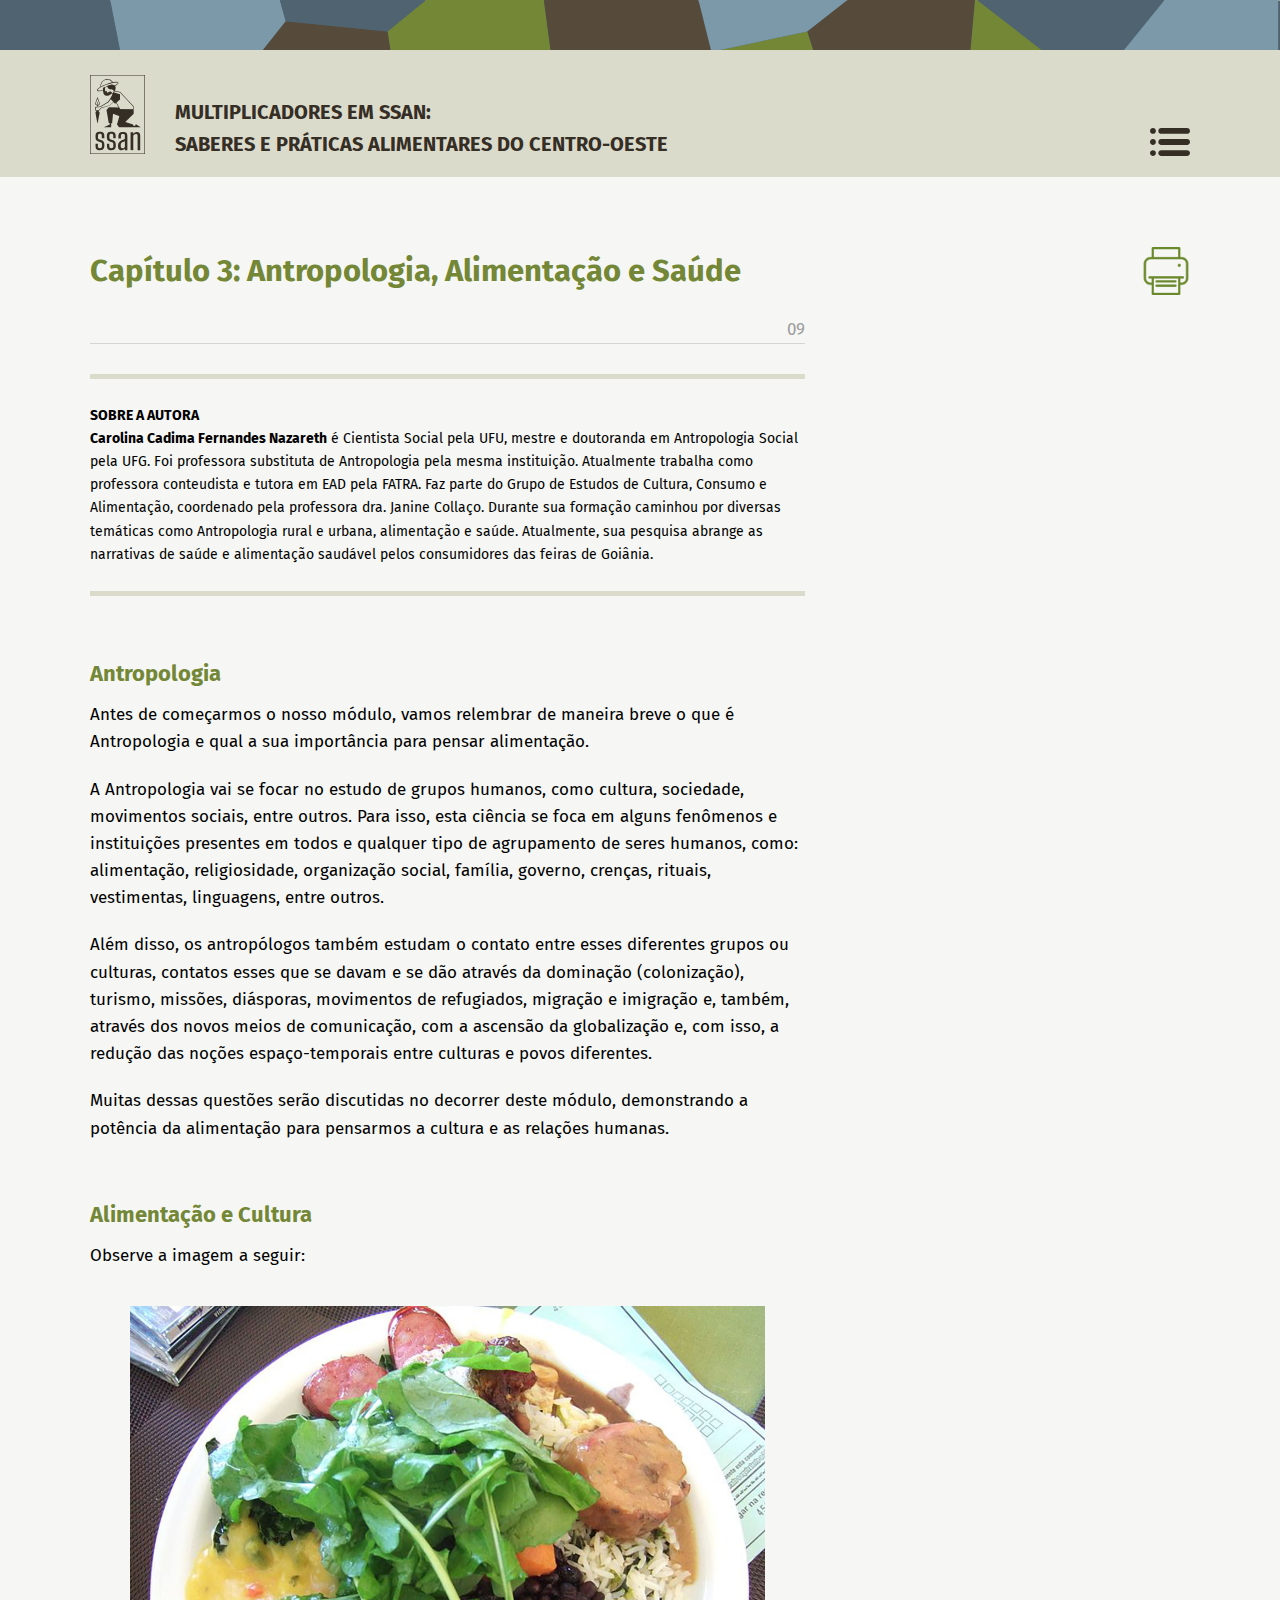
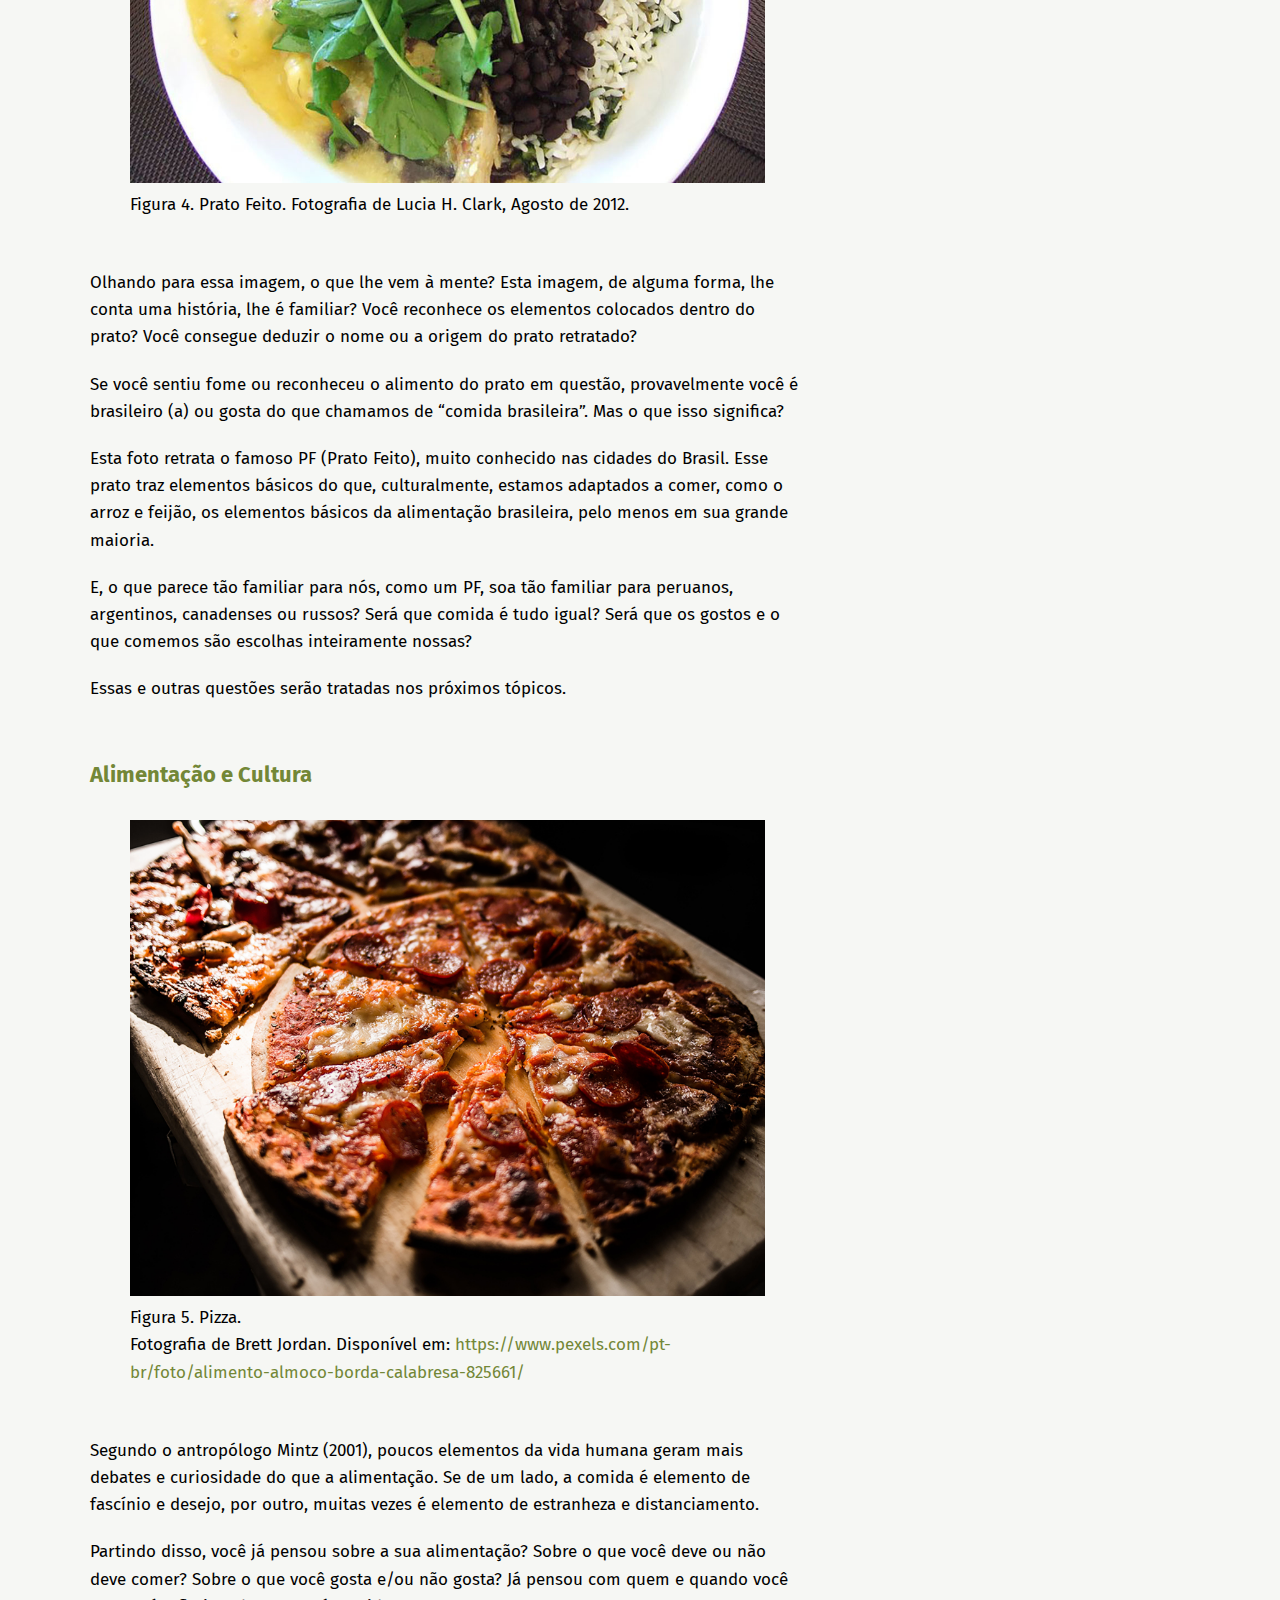
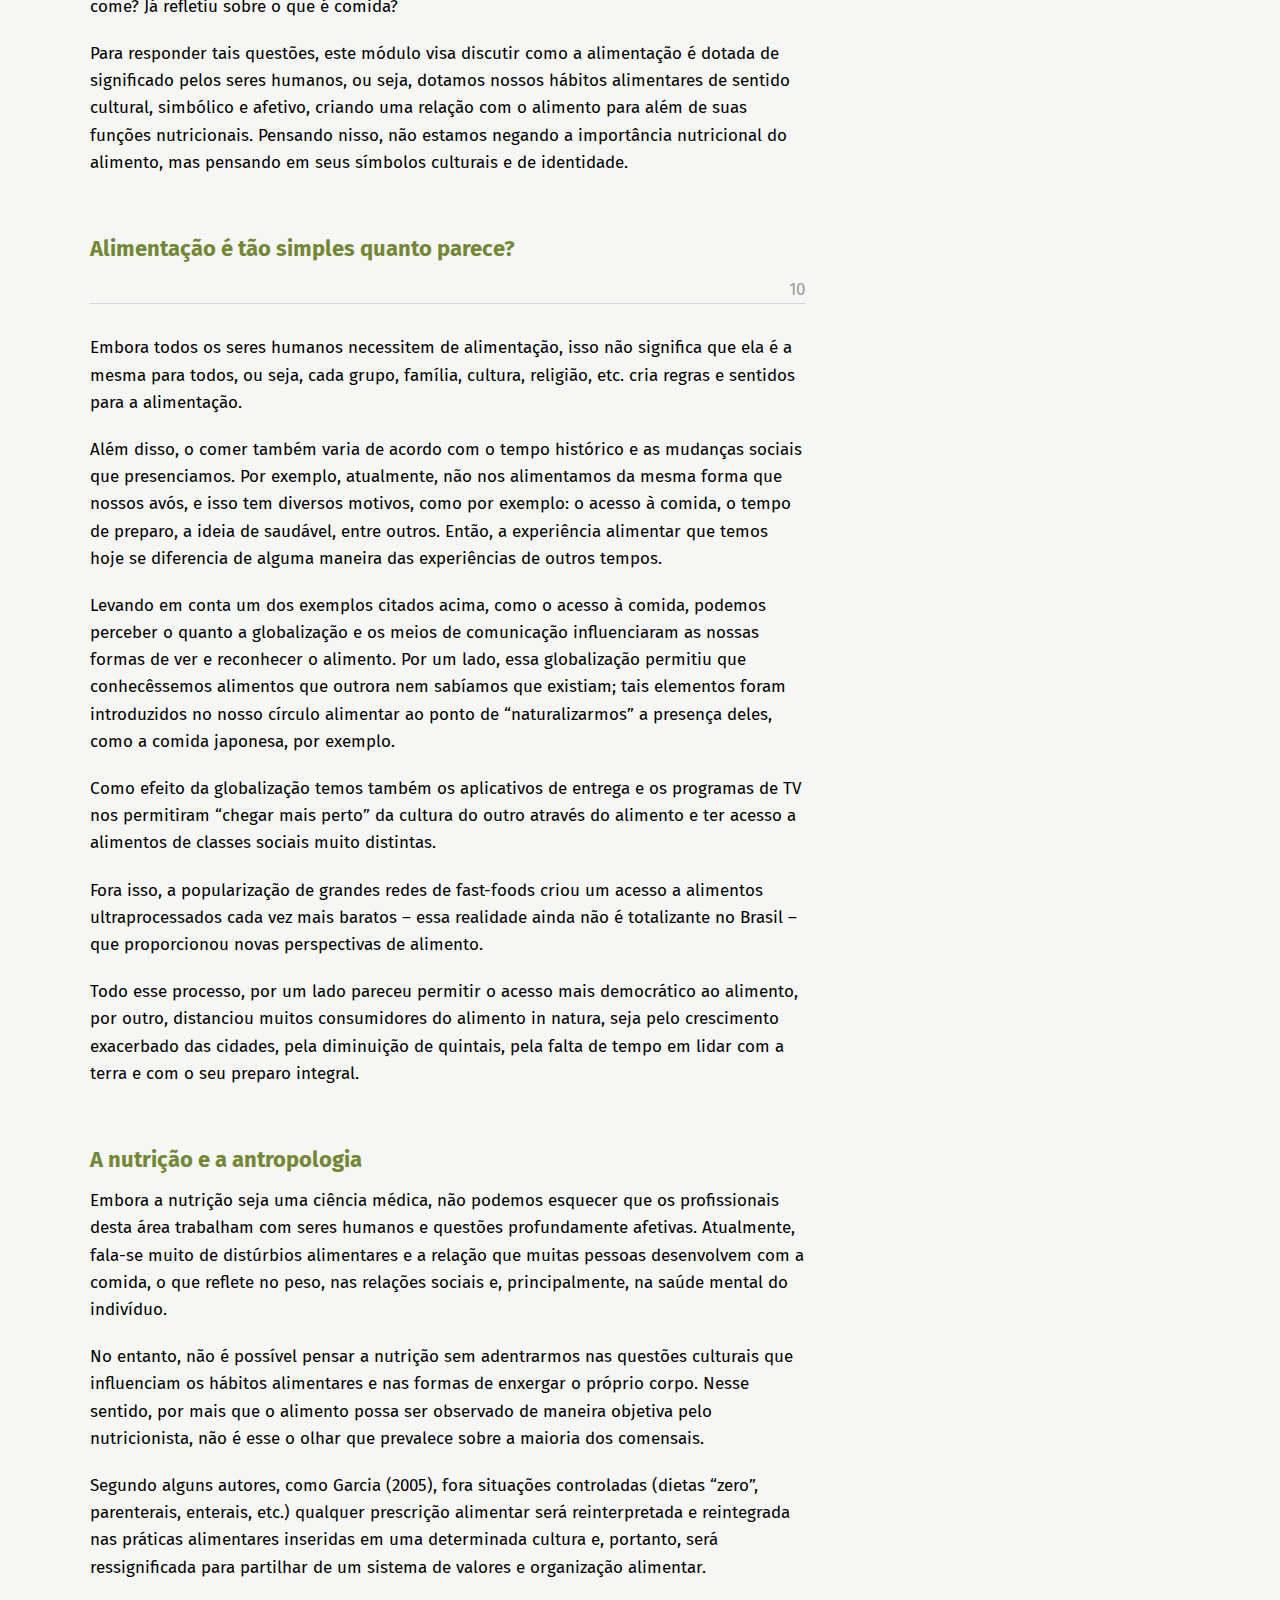
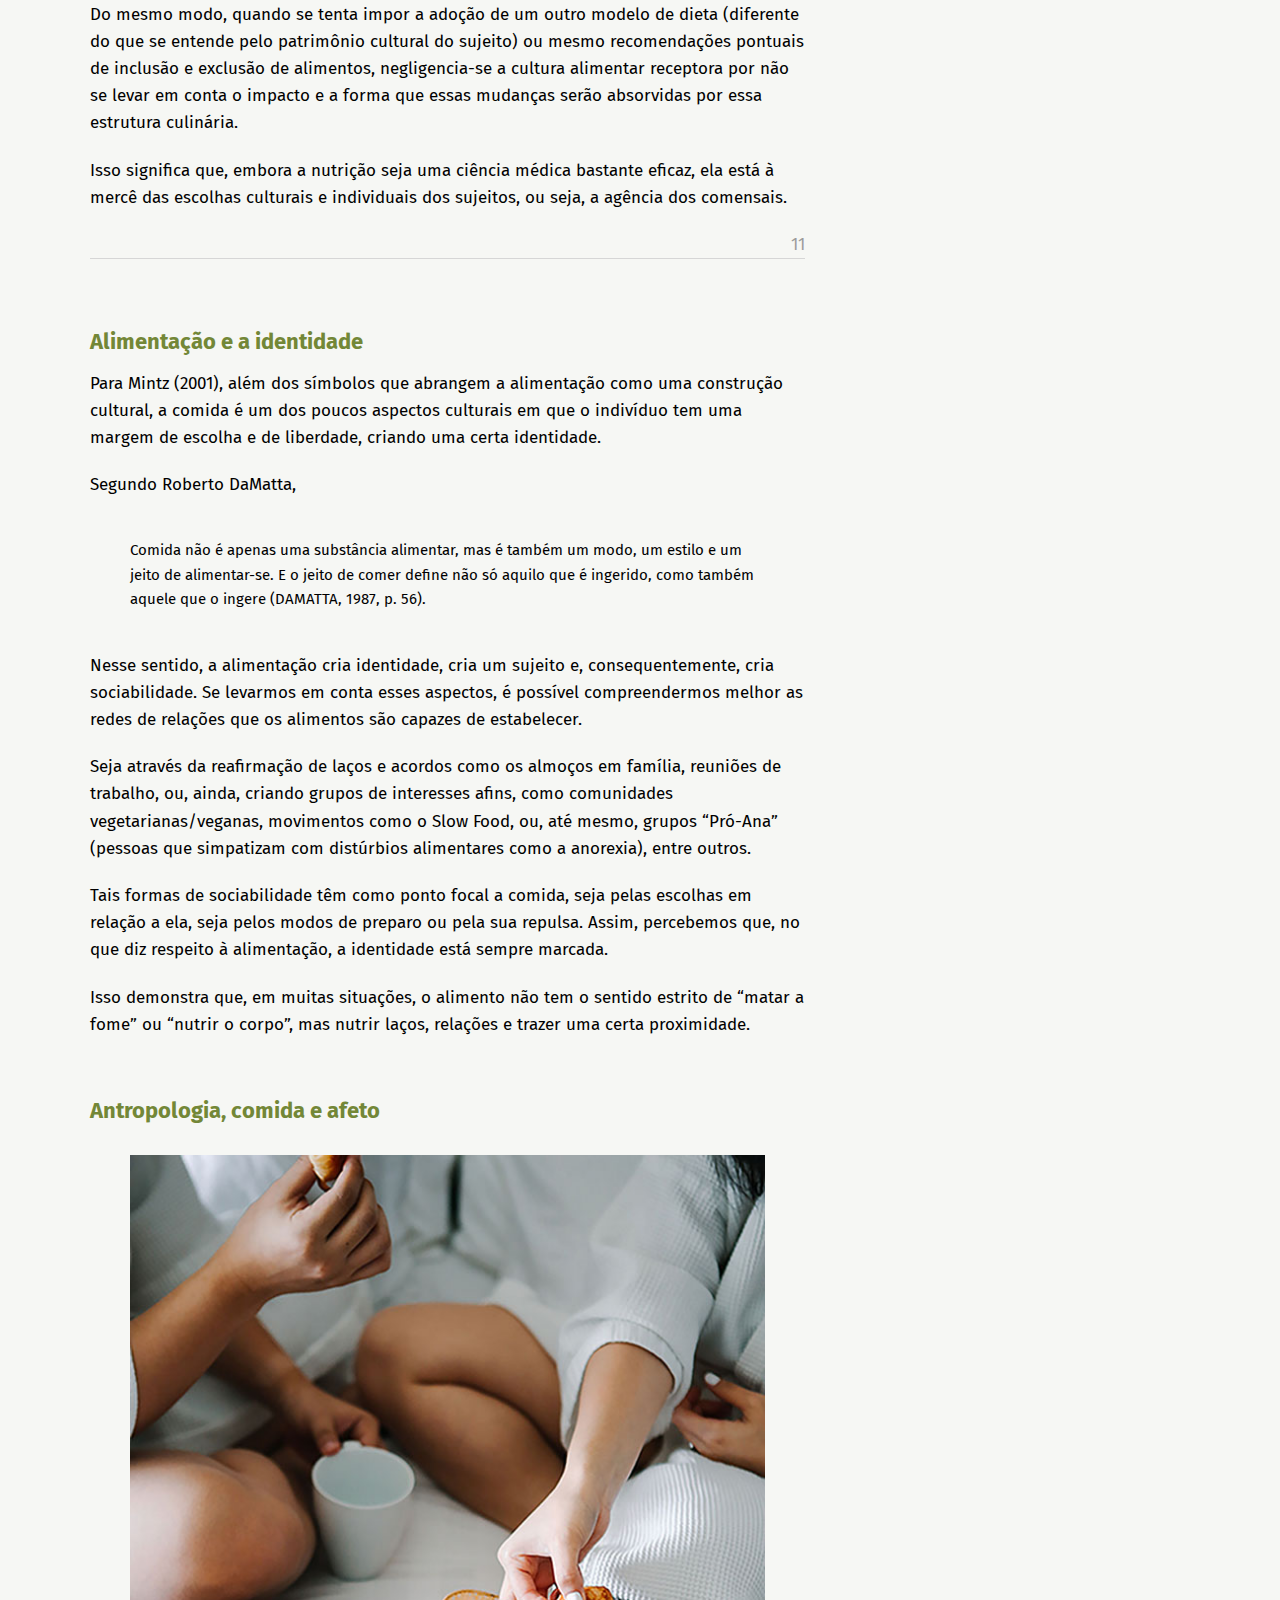
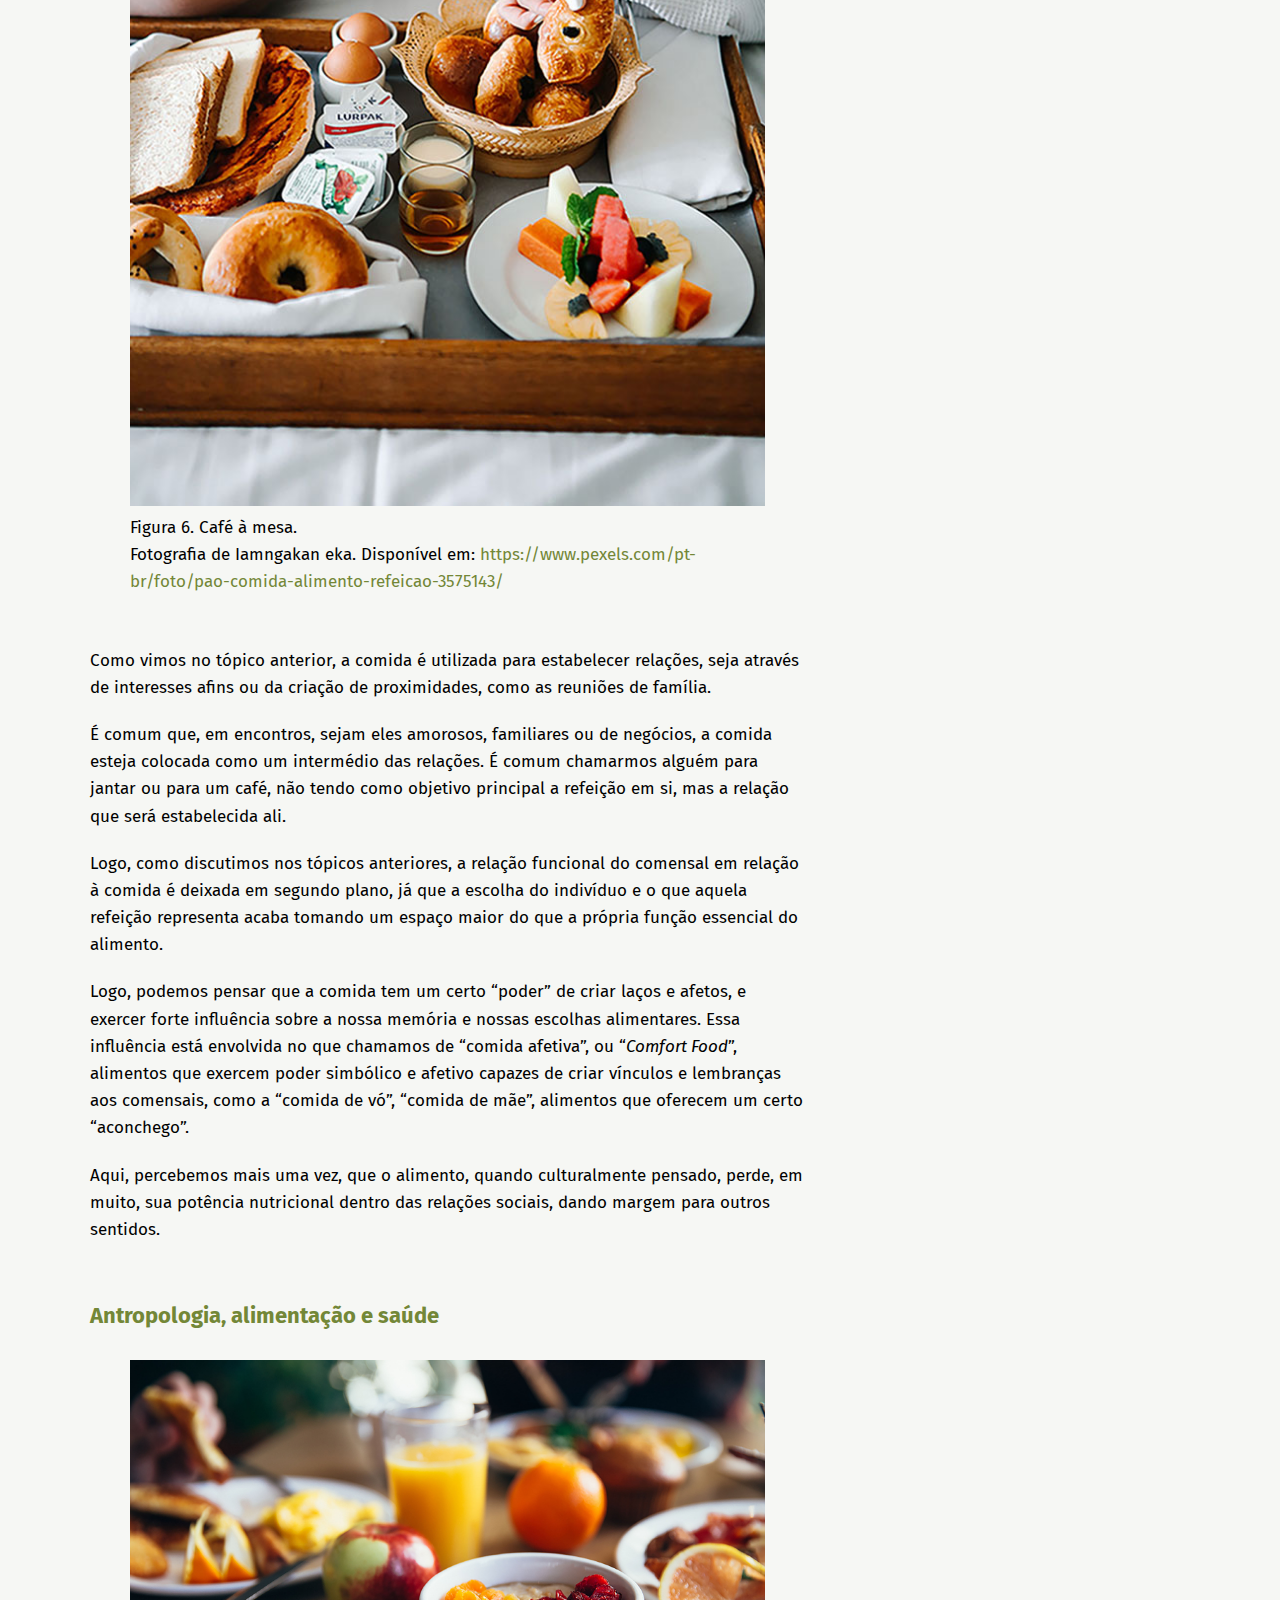
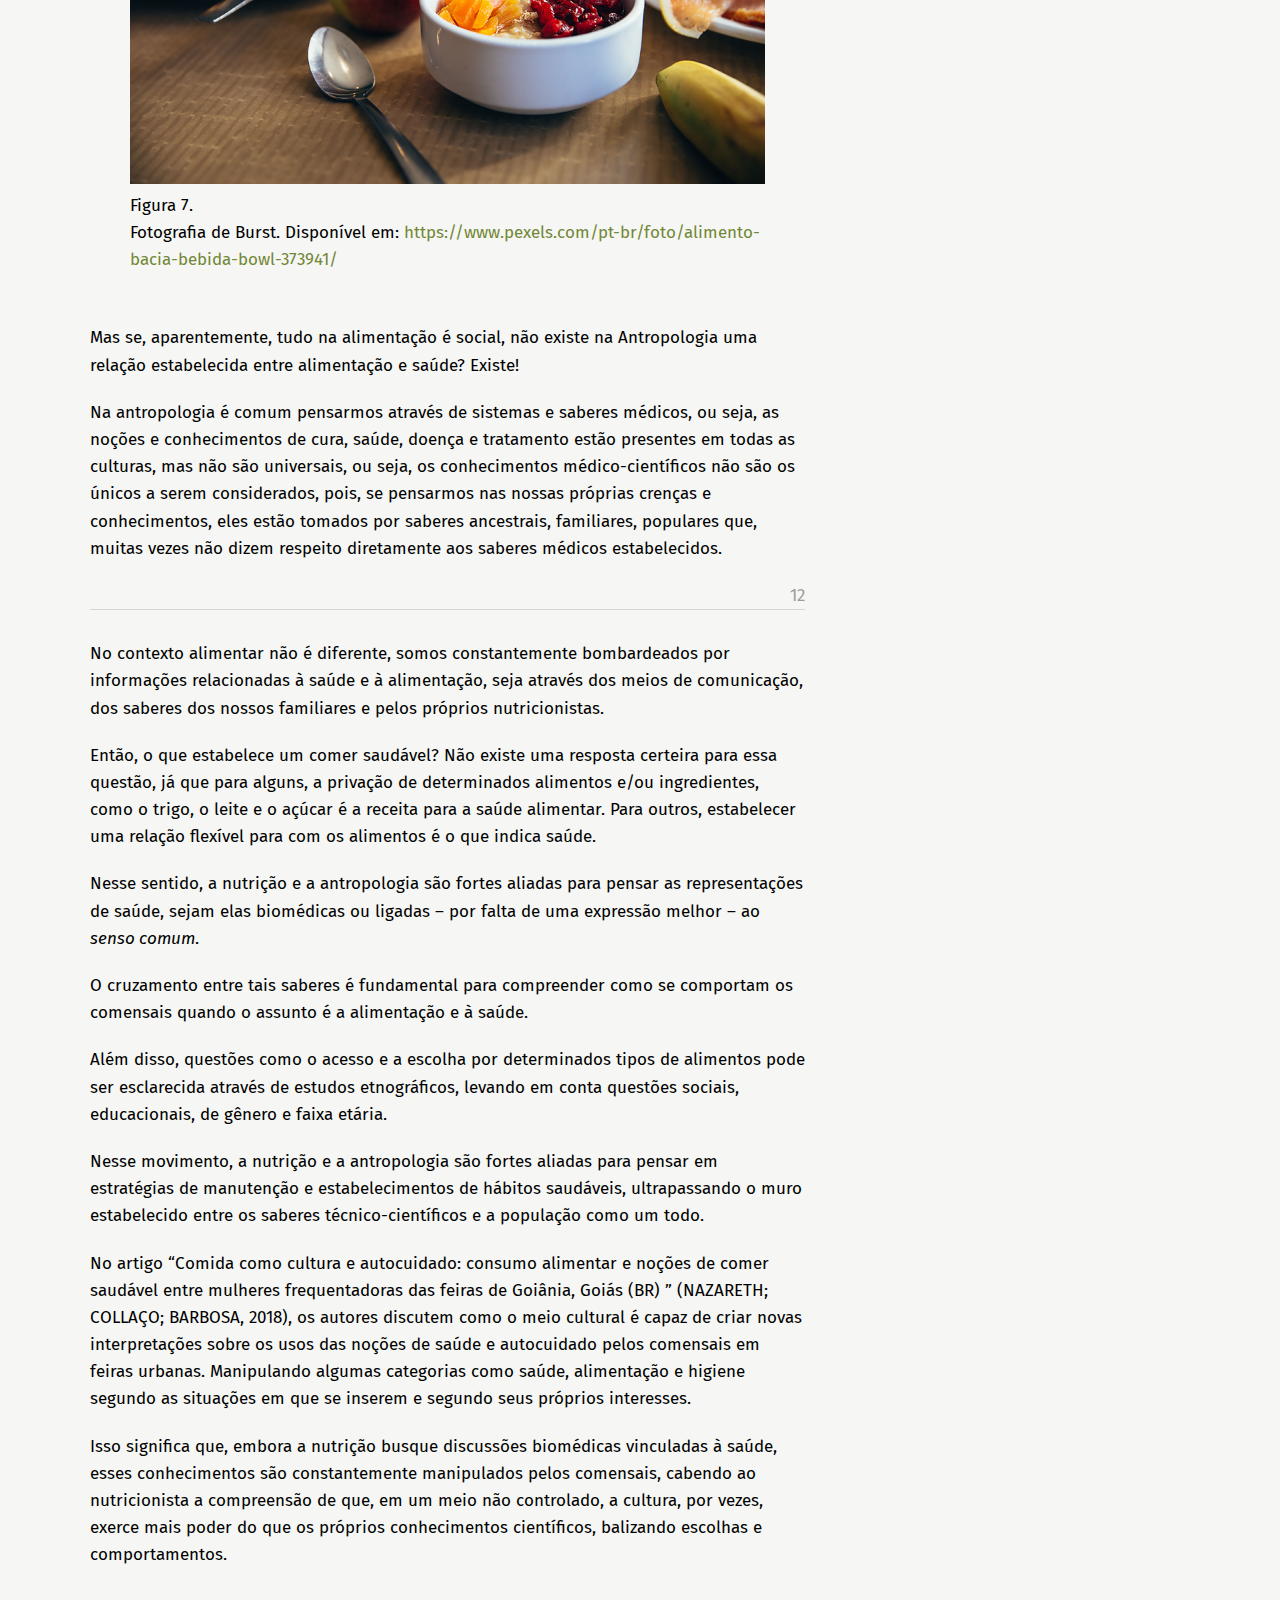
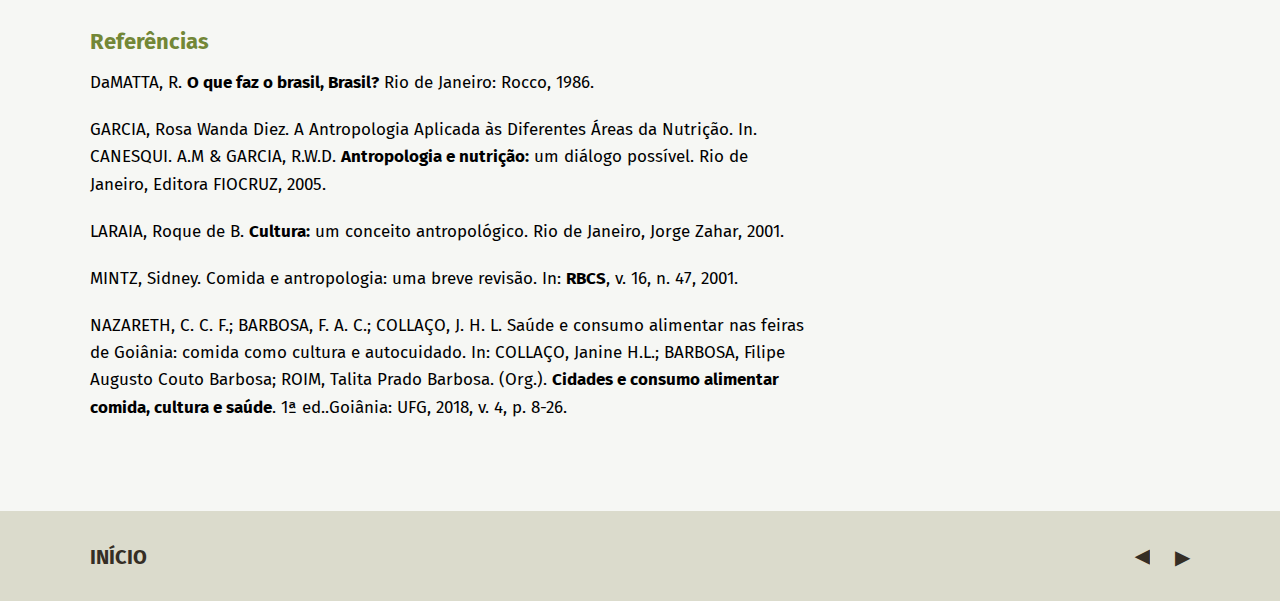
<file: cap03.html>
<!DOCTYPE html>

<html>
	<head>
		<meta charset="utf-8">
		<meta http-equiv="X-UA-Compatible" content="IE=edge">
		<meta name="viewport" content="width=device-width, initial-scale=1">

		<title>SSAN</title>

		<link rel="stylesheet" href="assets/css/style.css">
		
	</head>

	<body>
		
		<header class="header_conteudo">

			<div class="container">

				<div class="nome_curso">
					
					<a href="index.html">
					<img class="marcamenor" src="assets/img/marcamenor.svg" alt="">

					<p>MULTIPLICADORES EM SSAN: <br>SABERES E PRÁTICAS ALIMENTARES DO CENTRO-OESTE</p>
					</a>
					
				</div>

				<a href="sumario.html"><img class="menu" src="assets/img/menu.svg" alt=""></a>

				<div class="clearfix"></div>

			</div>
			 
		</header>

		<main class="container">

			<span onClick="window.print()"><a href="" class="print"><img src="assets/img/print.png" alt=""></a></span>

			<article>

			<h1>Capítulo 3: Antropologia, Alimentação e Saúde</h1>

			<span class="pagina">09</span>

			<div class="autor">
				<p><strong>SOBRE A AUTORA</strong></p>
				<p><strong>Carolina Cadima Fernandes Nazareth</strong> é Cientista Social pela UFU, mestre e doutoranda em Antropologia Social pela UFG. Foi professora substituta de Antropologia pela mesma instituição. Atualmente trabalha como professora conteudista e tutora em EAD pela FATRA. Faz parte do Grupo de Estudos de Cultura, Consumo e Alimentação, coordenado pela professora dra. Janine Collaço. Durante sua formação caminhou por diversas temáticas como Antropologia rural e urbana, alimentação e saúde. Atualmente, sua pesquisa abrange as narrativas de saúde e alimentação saudável pelos consumidores das feiras de Goiânia. </p>
			</div>
			
			<h2>Antropologia</h2>

			<p>Antes de começarmos o nosso módulo, vamos relembrar de maneira breve o que é Antropologia e qual a sua importância para pensar alimentação. </p>
			<p>A Antropologia vai se focar no estudo de grupos humanos, como cultura, sociedade, movimentos sociais, entre outros. Para isso, esta ciência se foca em alguns fenômenos e instituições presentes em todos e qualquer tipo de agrupamento de seres humanos, como: alimentação, religiosidade, organização social, família, governo, crenças, rituais, vestimentas, linguagens, entre outros. </p>
			<p>Além disso, os antropólogos também estudam o contato entre esses diferentes grupos ou culturas, contatos esses que se davam e se dão através da dominação (colonização), turismo, missões, diásporas, movimentos de refugiados, migração e imigração e, também, através dos novos meios de comunicação, com a ascensão da globalização e, com isso, a redução das noções espaço-temporais entre culturas e povos diferentes.</p>
			<p>Muitas dessas questões serão discutidas no decorrer deste módulo, demonstrando a potência da alimentação para pensarmos a cultura e as relações humanas.</p>
			

			<h2>Alimentação e Cultura</h2>

			<p>Observe a imagem a seguir:</p>

			<figure>
					<img src="assets/img/figuras/img04.jpg" alt="">
					<figcaption>Figura 4. Prato Feito.  Fotografia de Lucia H. Clark, Agosto de 2012.
					</figcaption>
			</figure>

			
			<p>Olhando para essa imagem, o que lhe vem à mente? Esta imagem, de alguma forma, lhe conta uma história, lhe é familiar? Você reconhece os elementos colocados dentro do prato? Você consegue deduzir o nome ou a origem do prato retratado?</p>
			<p>Se você sentiu fome ou reconheceu o alimento do prato em questão, provavelmente você é brasileiro (a) ou gosta do que chamamos de “comida brasileira”. Mas o que isso significa?</p>
			<p>Esta foto retrata o famoso PF (Prato Feito), muito conhecido nas cidades do Brasil. Esse prato traz elementos básicos do que, culturalmente, estamos adaptados a comer, como o arroz e feijão, os elementos básicos da alimentação brasileira, pelo menos em sua grande maioria. </p>
			<p>E, o que parece tão familiar para nós, como um PF, soa tão familiar para peruanos, argentinos, canadenses ou russos? Será que comida é tudo igual? Será que os gostos e o que comemos são escolhas inteiramente nossas? </p>
			<p>Essas e outras questões serão tratadas nos próximos tópicos. </p>
			
			<h2>Alimentação e Cultura</h2>

			<figure>
					<img src="assets/img/figuras/img05.jpg" alt="">
					<figcaption>Figura 5. Pizza.<br>
					Fotografia de Brett Jordan. Disponível em: <a href="https://www.pexels.com/pt-br/foto/alimento-almoco-borda-calabresa-825661/">https://www.pexels.com/pt-br/foto/alimento-almoco-borda-calabresa-825661/</a></figcaption>
			</figure>		


			<p>Segundo o antropólogo Mintz (2001), poucos elementos da vida humana geram mais debates e curiosidade do que a alimentação. Se de um lado, a comida é elemento de fascínio e desejo, por outro, muitas vezes é elemento de estranheza e distanciamento. </p>
			<p>Partindo disso, você já pensou sobre a sua alimentação? Sobre o que você deve ou não deve comer? Sobre o que você gosta e/ou não gosta? Já pensou com quem e quando você come? Já refletiu sobre o que é comida? </p>
			<p>Para responder tais questões, este módulo visa discutir como a alimentação é dotada de significado pelos seres humanos, ou seja, dotamos nossos hábitos alimentares de sentido cultural, simbólico e afetivo, criando uma relação com o alimento para além de suas funções nutricionais. Pensando nisso, não estamos negando a importância nutricional do alimento, mas pensando em seus símbolos culturais e de identidade.</p>
			
			<h2>Alimentação é tão simples quanto parece?</h2>

			<span class="pagina">10</span>

			<p>Embora todos os seres humanos necessitem de alimentação, isso não significa que ela é a mesma para todos, ou seja, cada grupo, família, cultura, religião, etc. cria regras e sentidos para a alimentação. </p>
			<p>Além disso, o comer também varia de acordo com o tempo histórico e as mudanças sociais que presenciamos. Por exemplo, atualmente, não nos alimentamos da mesma forma que nossos avós, e isso tem diversos motivos, como por exemplo: o acesso à comida, o tempo de preparo, a ideia de saudável, entre outros. Então, a experiência alimentar que temos hoje se diferencia de alguma maneira das experiências de outros tempos.</p>
			<p>Levando em conta um dos exemplos citados acima, como o acesso à comida, podemos perceber o quanto a globalização e os meios de comunicação influenciaram as nossas formas de ver e reconhecer o alimento. Por um lado, essa globalização permitiu que conhecêssemos alimentos que outrora nem sabíamos que existiam; tais elementos foram introduzidos no nosso círculo alimentar ao ponto de “naturalizarmos” a presença deles, como a comida japonesa, por exemplo. </p>
			<p>Como efeito da globalização temos também os aplicativos de entrega e os programas de TV nos permitiram “chegar mais perto” da cultura do outro através do alimento e ter acesso a alimentos de classes sociais muito distintas.</p>
			<p>Fora isso, a popularização de grandes redes de fast-foods criou um acesso a alimentos ultraprocessados cada vez mais baratos – essa realidade ainda não é totalizante no Brasil – que proporcionou novas perspectivas de alimento.</p>
			<p>Todo esse processo, por um lado pareceu permitir o acesso mais democrático ao alimento, por outro, distanciou muitos consumidores do alimento in natura, seja pelo crescimento exacerbado das cidades, pela diminuição de quintais, pela falta de tempo em lidar com a terra e com o seu preparo integral.</p>
			
			<h2>A nutrição e a antropologia</h2>

			<p>Embora a nutrição seja uma ciência médica, não podemos esquecer que os profissionais desta área trabalham com seres humanos e questões profundamente afetivas. Atualmente, fala-se muito de distúrbios alimentares e a relação que muitas pessoas desenvolvem com a comida, o que reflete no peso, nas relações sociais e, principalmente, na saúde mental do indivíduo.</p>
			<p>No entanto, não é possível pensar a nutrição sem adentrarmos nas questões culturais que influenciam os hábitos alimentares e nas formas de enxergar o próprio corpo. Nesse sentido, por mais que o alimento possa ser observado de maneira objetiva pelo nutricionista, não é esse o olhar que prevalece sobre a maioria dos comensais. </p>
			<p>Segundo alguns autores, como Garcia (2005), fora situações controladas (dietas “zero”, parenterais, enterais, etc.) qualquer prescrição alimentar será reinterpretada e reintegrada nas práticas alimentares inseridas em uma determinada cultura e, portanto, será ressignificada para partilhar de um sistema de valores e organização alimentar. </p>
			<p>Do mesmo modo, quando se tenta impor a adoção de um outro modelo de dieta (diferente do que se entende pelo patrimônio cultural do sujeito) ou mesmo recomendações pontuais de inclusão e exclusão de alimentos, negligencia-se a cultura alimentar receptora por não se levar em conta o impacto e a forma que essas mudanças serão absorvidas por essa estrutura culinária.</p>
			<p>Isso significa que, embora a nutrição seja uma ciência médica bastante eficaz, ela está à mercê das escolhas culturais e individuais dos sujeitos, ou seja, a agência dos comensais.</p>

			<span class="pagina">11</span>
			
			<h2>Alimentação e a identidade</h2>

			<p>Para Mintz (2001), além dos símbolos que abrangem a alimentação como uma construção cultural, a comida é um dos poucos aspectos culturais em que o indivíduo tem uma margem de escolha e de liberdade, criando uma certa identidade.</p>
			<p>Segundo Roberto DaMatta, </p>
			<p><blockquote>Comida não é apenas uma substância alimentar, mas é também um modo, um estilo e um jeito de alimentar-se. E o jeito de comer define não só aquilo que é ingerido, como também aquele que o ingere (DAMATTA, 1987, p. 56).</blockquote></p>
			
			<p>Nesse sentido, a alimentação cria identidade, cria um sujeito e, consequentemente, cria sociabilidade. Se levarmos em conta esses aspectos, é possível compreendermos melhor as redes de relações que os alimentos são capazes de estabelecer. </p>
			<p>Seja através da reafirmação de laços e acordos como os almoços em família, reuniões de trabalho, ou, ainda, criando grupos de interesses afins, como comunidades vegetarianas/veganas, movimentos como o Slow Food, ou, até mesmo, grupos “Pró-Ana” (pessoas que simpatizam com distúrbios alimentares como a anorexia), entre outros.</p>
			<p>Tais formas de sociabilidade têm como ponto focal a comida, seja pelas escolhas em relação a ela, seja pelos modos de preparo ou pela sua repulsa. Assim, percebemos que, no que diz respeito à alimentação, a identidade está sempre marcada. </p>
			<p>Isso demonstra que, em muitas situações, o alimento não tem o sentido estrito de “matar a fome” ou “nutrir o corpo”, mas nutrir laços, relações e trazer uma certa proximidade. </p>
			

			<h2>Antropologia, comida e afeto</h2>
			

			<figure>
					<img src="assets/img/figuras/img06.jpg" alt="">
					<figcaption>Figura 6. Café à mesa.<br>
					Fotografia de Iamngakan eka. Disponível em: <a href="https://www.pexels.com/pt-br/foto/pao-comida-alimento-refeicao-3575143/">https://www.pexels.com/pt-br/foto/pao-comida-alimento-refeicao-3575143/</a></figcaption>
			</figure>	

		
			<p>Como vimos no tópico anterior, a comida é utilizada para estabelecer relações, seja através de interesses afins ou da criação de proximidades, como as reuniões de família.</p>
			<p>É comum que, em encontros, sejam eles amorosos, familiares ou de negócios, a comida esteja colocada como um intermédio das relações. É comum chamarmos alguém para jantar ou para um café, não tendo como objetivo principal a refeição em si, mas a relação que será estabelecida ali.</p>
			<p>Logo, como discutimos nos tópicos anteriores, a relação funcional do comensal em relação à comida é deixada em segundo plano, já que a escolha do indivíduo e o que aquela refeição representa acaba tomando um espaço maior do que a própria função essencial do alimento.</p>
			<p>Logo, podemos pensar que a comida tem um certo “poder” de criar laços e afetos, e exercer forte influência sobre a nossa memória e nossas escolhas alimentares. Essa influência está envolvida no que chamamos de “comida afetiva”, ou “<em>Comfort Food</em>”, alimentos que exercem poder simbólico e afetivo capazes de criar vínculos e lembranças aos comensais, como a “comida de vó”, “comida de mãe”, alimentos que oferecem um certo “aconchego”.</p>
			<p>Aqui, percebemos mais uma vez, que o alimento, quando culturalmente pensado, perde, em muito, sua potência nutricional dentro das relações sociais, dando margem para outros sentidos.</p>
			
			<h2>Antropologia, alimentação e saúde</h2>

			<figure>
					<img src="assets/img/figuras/img07.jpg" alt="">
					<figcaption>Figura 7.<br>
					Fotografia de Burst. Disponível em: <a href="https://www.pexels.com/pt-br/foto/alimento-bacia-bebida-bowl-373941/">https://www.pexels.com/pt-br/foto/alimento-bacia-bebida-bowl-373941/</a></figcaption>
			</figure>
			

			<p>Mas se, aparentemente, tudo na alimentação é social, não existe na Antropologia uma relação estabelecida entre alimentação e saúde? Existe!</p>
			<p>Na antropologia é comum pensarmos através de sistemas e saberes médicos, ou seja, as noções e conhecimentos de cura, saúde, doença e tratamento estão presentes em todas as culturas, mas não são universais, ou seja, os conhecimentos médico-científicos não são os únicos a serem considerados, pois, se pensarmos nas nossas próprias crenças e conhecimentos, eles estão tomados por saberes ancestrais, familiares, populares que, muitas vezes não dizem respeito diretamente aos saberes médicos estabelecidos.</p>

			<span class="pagina">12</span>
			<p>No contexto alimentar não é diferente, somos constantemente bombardeados por informações relacionadas à saúde e à alimentação, seja através dos meios de comunicação, dos saberes dos nossos familiares e pelos próprios nutricionistas. </p>
			<p>Então, o que estabelece um comer saudável? Não existe uma resposta certeira para essa questão, já que para alguns, a privação de determinados alimentos e/ou ingredientes, como o trigo, o leite e o açúcar é a receita para a saúde alimentar. Para outros, estabelecer uma relação flexível para com os alimentos é o que indica saúde.</p>
			<p>Nesse sentido, a nutrição e a antropologia são fortes aliadas para pensar as representações de saúde, sejam elas biomédicas ou ligadas – por falta de uma expressão melhor – ao <em>senso comum</em>.</p>
			<p>O cruzamento entre tais saberes é fundamental para compreender como se comportam os comensais quando o assunto é a alimentação e à saúde.</p>
			<p>Além disso, questões como o acesso e a escolha por determinados tipos de alimentos pode ser esclarecida através de estudos etnográficos, levando em conta questões sociais, educacionais, de gênero e faixa etária.</p>
			<p>Nesse movimento, a nutrição e a antropologia são fortes aliadas para pensar em estratégias de manutenção e estabelecimentos de hábitos saudáveis, ultrapassando o muro estabelecido entre os saberes técnico-científicos e a população como um todo.</p>
			<p>No artigo “Comida como cultura e autocuidado: consumo alimentar e noções de comer saudável entre mulheres frequentadoras das feiras de Goiânia, Goiás (BR) ” (NAZARETH; COLLAÇO; BARBOSA, 2018), os autores discutem como o meio cultural é capaz de criar novas interpretações sobre os usos das noções de saúde e autocuidado pelos comensais em feiras urbanas. Manipulando algumas categorias como saúde, alimentação e higiene segundo as situações em que se inserem e segundo seus próprios interesses. </p>
			<p>Isso significa que, embora a nutrição busque discussões biomédicas vinculadas à saúde, esses conhecimentos são constantemente manipulados pelos comensais, cabendo ao nutricionista a compreensão de que, em um meio não controlado, a cultura, por vezes, exerce mais poder do que os próprios conhecimentos científicos, balizando escolhas e comportamentos.</p>
			
			<h2>Referências</h2>

			<p>DaMATTA, R. <strong>O que faz o brasil, Brasil?</strong> Rio de Janeiro: Rocco, 1986.</p>

			<p>GARCIA, Rosa Wanda Diez. A Antropologia Aplicada às Diferentes Áreas da Nutrição. In. CANESQUI. A.M & GARCIA, R.W.D. <strong>Antropologia e nutrição:</strong> um diálogo possível. Rio de Janeiro, Editora FIOCRUZ, 2005.</p>

			<p>LARAIA, Roque de B. <strong>Cultura:</strong> um conceito antropológico. Rio de Janeiro, Jorge Zahar, 2001. </p>

			<p>MINTZ, Sidney. Comida e antropologia: uma breve revisão. In: <strong>RBCS</strong>, v. 16, n. 47, 2001. </p>

			<p>NAZARETH, C. C. F.; BARBOSA, F. A. C.; COLLAÇO, J. H. L. Saúde e consumo alimentar nas feiras de Goiânia: comida como cultura e autocuidado. In: COLLAÇO, Janine H.L.; BARBOSA, Filipe Augusto Couto Barbosa; ROIM, Talita Prado Barbosa. (Org.). <strong>Cidades e consumo alimentar comida, cultura e saúde</strong>. 1ª ed..Goiânia: UFG, 2018, v. 4, p. 8-26.</p>



			</article>

		</main>

		<footer class="footer_conteudo">
			
			<div class="container">

				<div class="esquerda"><a href="index.html"><p>INÍCIO</p></a></div>
				
				<div class="direita">
					<a class="voltar" href="cap02.html">&#9654;</a>
					<a class="avançar" href="cap04.html">&#9654;</a>
				</div>
				
			</div>
			
		</footer>



	</body>
	
</html>
</file>
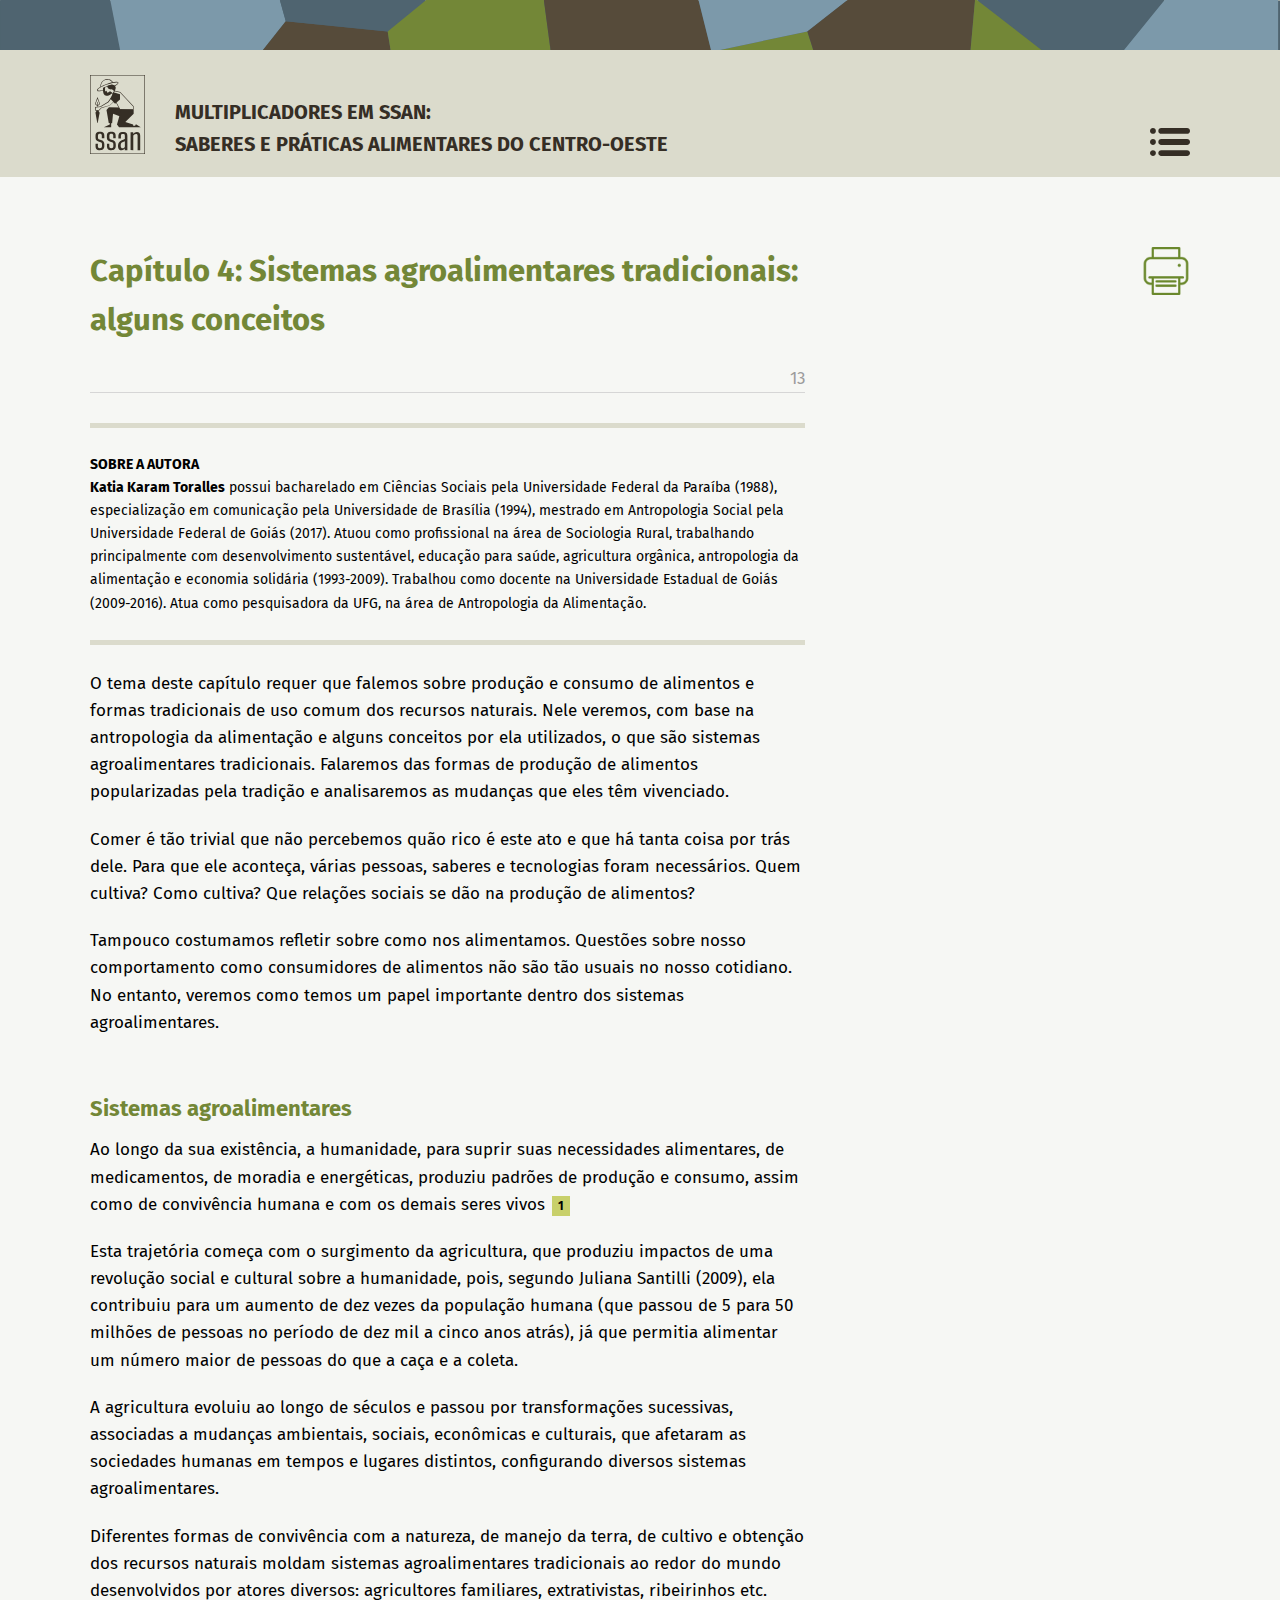
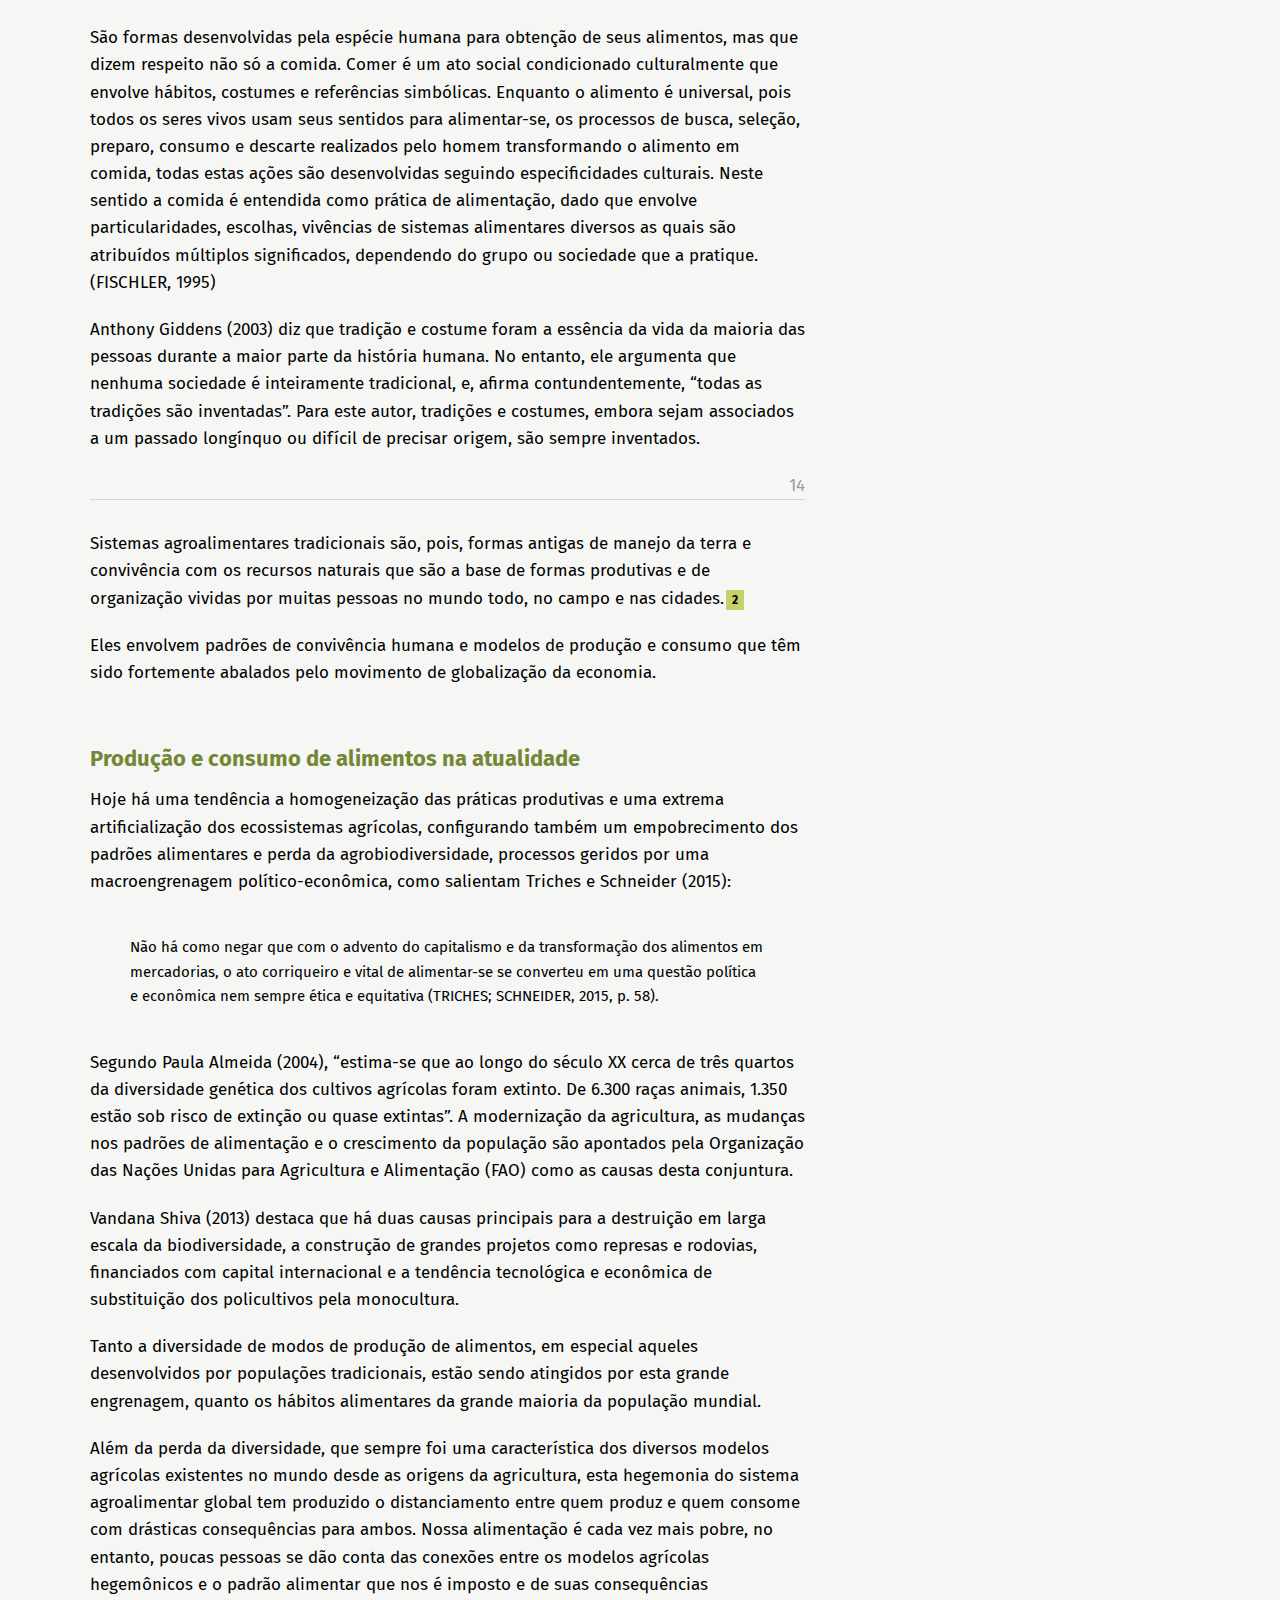
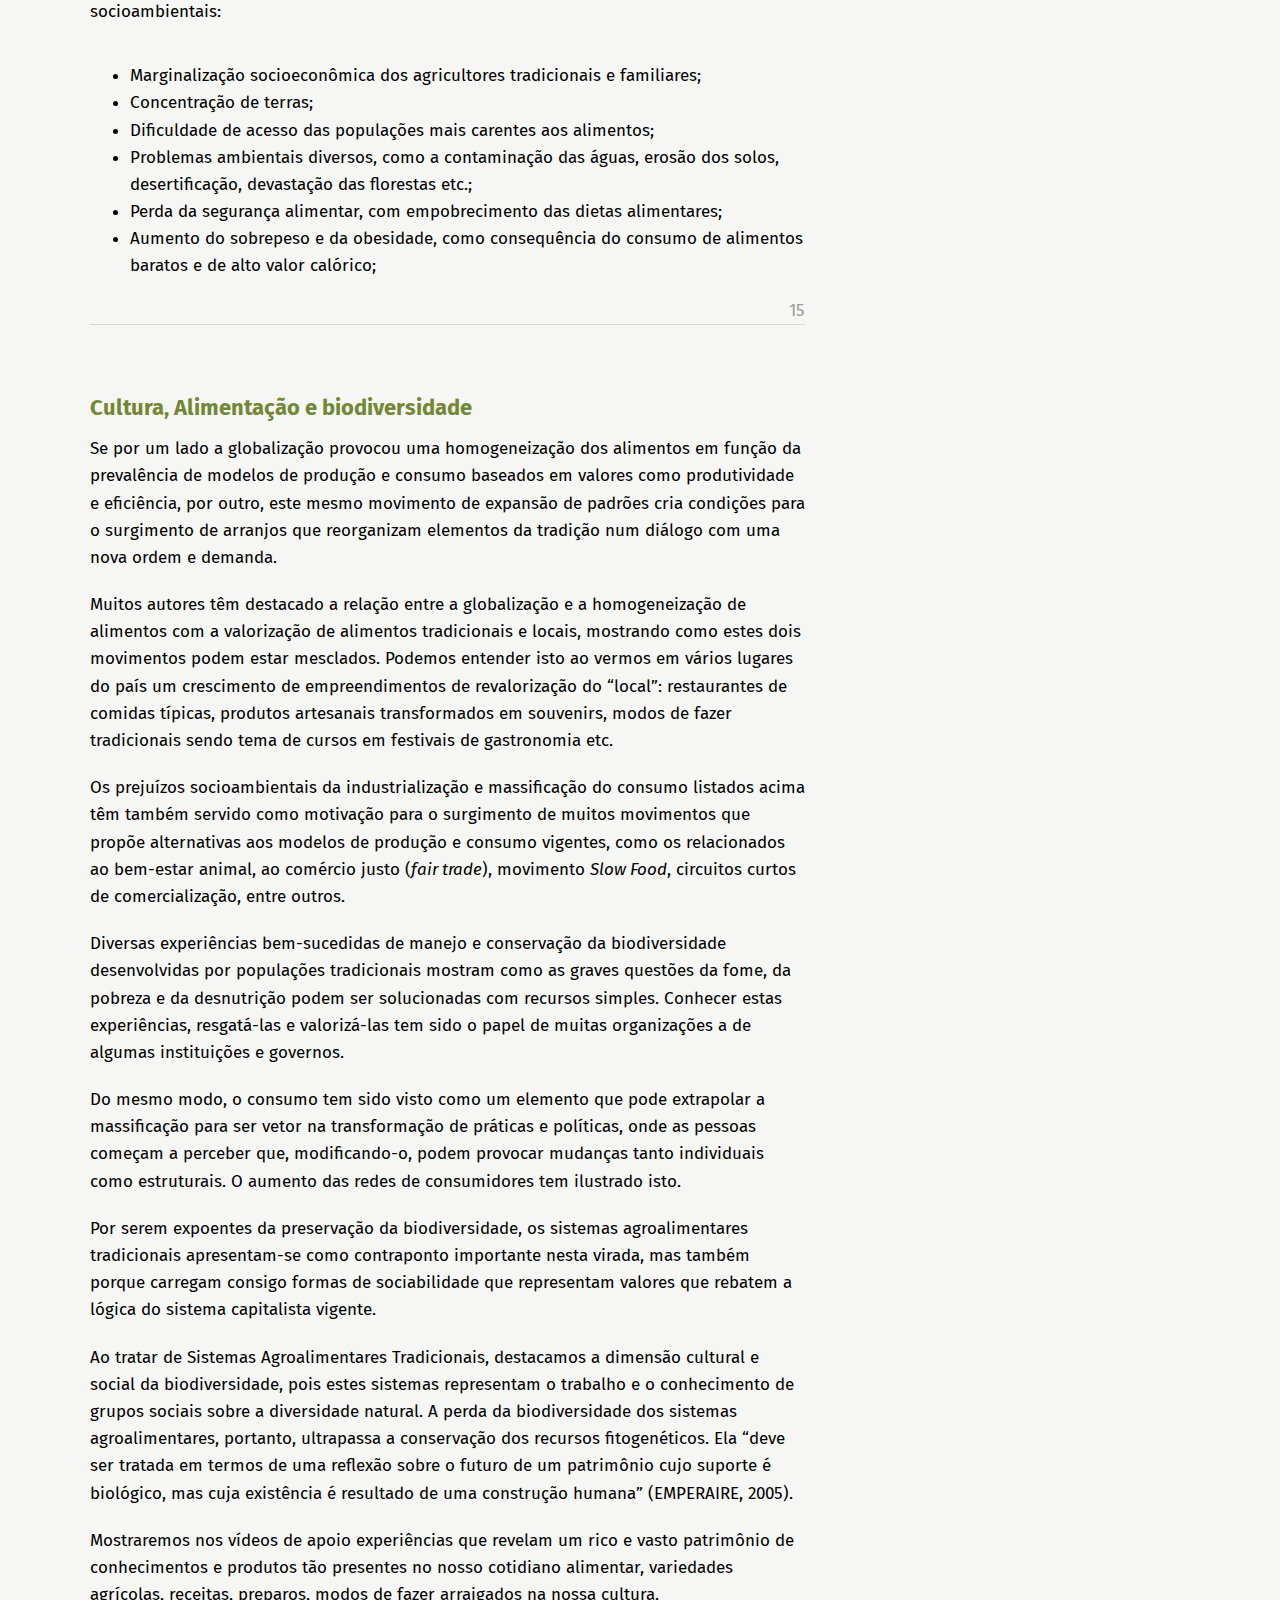
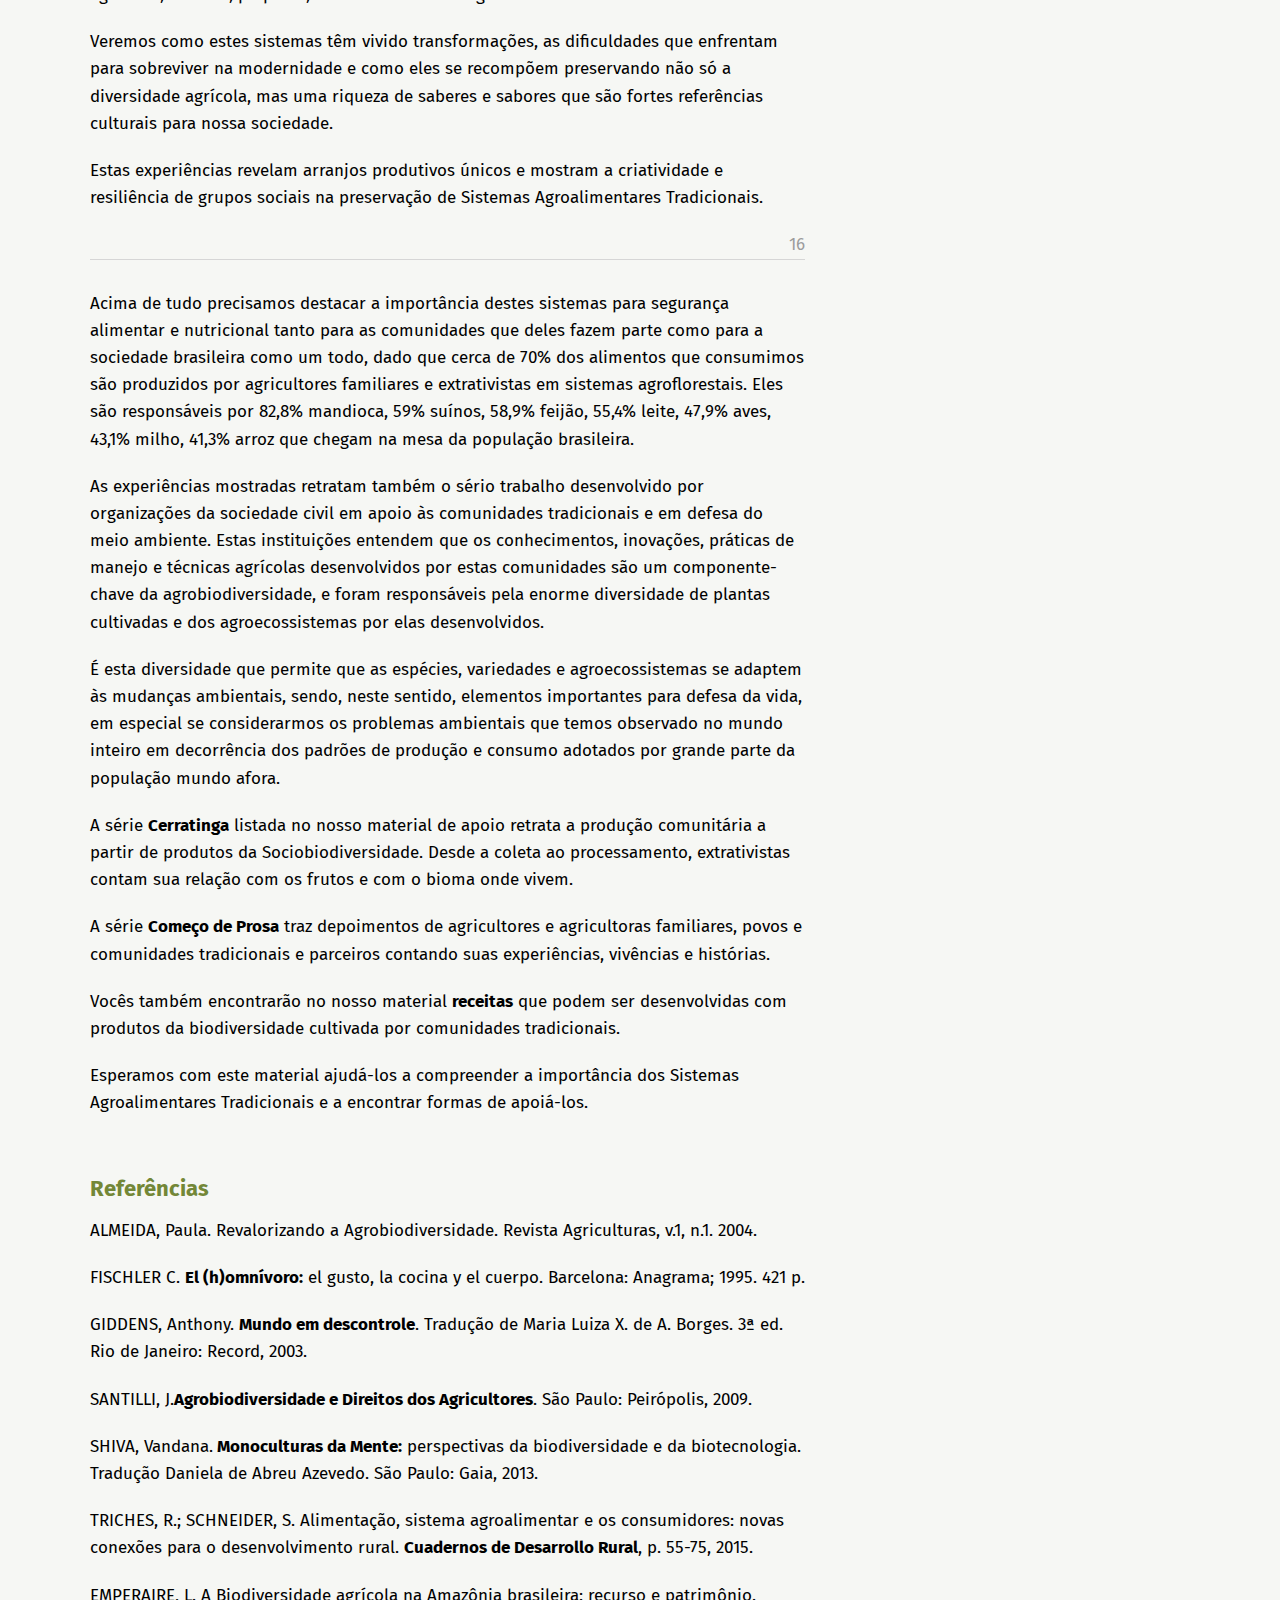
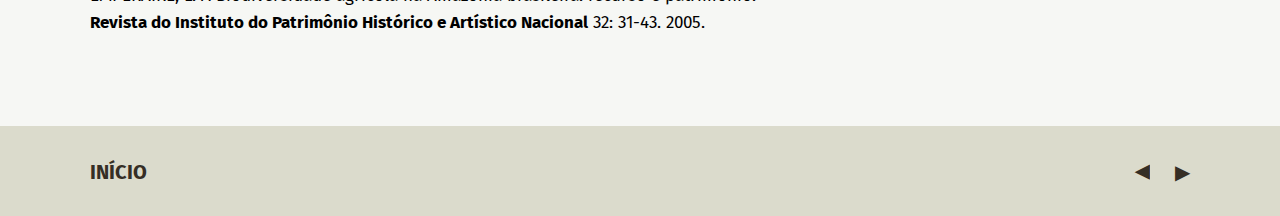
<file: cap04.html>
<!DOCTYPE html>

<html>
	<head>
		<meta charset="utf-8">
		<meta http-equiv="X-UA-Compatible" content="IE=edge">
		<meta name="viewport" content="width=device-width, initial-scale=1">

		<title>SSAN</title>

		<link rel="stylesheet" href="assets/css/style.css">
		
	</head>

	<body>
		
		<header class="header_conteudo">

			<div class="container">

				<div class="nome_curso">
					
					<a href="index.html">
					<img class="marcamenor" src="assets/img/marcamenor.svg" alt="">

					<p>MULTIPLICADORES EM SSAN: <br>SABERES E PRÁTICAS ALIMENTARES DO CENTRO-OESTE</p>
					</a>
					
				</div>

				<a href="sumario.html"><img class="menu" src="assets/img/menu.svg" alt=""></a>

				<div class="clearfix"></div>

			</div>
			 
		</header>

		<main class="container">

			<span onClick="window.print()"><a href="" class="print"><img src="assets/img/print.png" alt=""></a></span>

			<article>

			

			<h1>Capítulo 4: Sistemas agroalimentares tradicionais: alguns conceitos</h1>

			<span class="pagina">13</span>

			<div class="autor">
				<p><strong>SOBRE A AUTORA</strong></p>
				<p><strong>Katia Karam Toralles</strong> possui bacharelado em Ciências Sociais pela Universidade Federal da Paraíba (1988), especialização em comunicação pela Universidade de Brasília (1994), mestrado em Antropologia Social pela Universidade Federal de Goiás (2017). Atuou como profissional na área de Sociologia Rural, trabalhando principalmente com desenvolvimento sustentável, educação para saúde, agricultura orgânica, antropologia da alimentação e economia solidária (1993-2009). Trabalhou como docente na Universidade Estadual de Goiás (2009-2016). Atua como pesquisadora da UFG, na área de Antropologia da Alimentação. </p>
			</div>
						

			<p>O tema deste capítulo requer que falemos sobre produção e consumo de alimentos e formas tradicionais de uso comum dos recursos naturais. Nele veremos, com base na antropologia da alimentação e alguns conceitos por ela utilizados, o que são sistemas agroalimentares tradicionais. Falaremos das formas de produção de alimentos popularizadas pela tradição e analisaremos as mudanças que eles têm vivenciado.</p>
			<p>Comer é tão trivial que não percebemos quão rico é este ato e que há tanta coisa por trás dele. Para que ele aconteça, várias pessoas, saberes e tecnologias foram necessários. Quem cultiva? Como cultiva? Que relações sociais se dão na produção de alimentos? </p>
			<p>Tampouco costumamos refletir sobre como nos alimentamos. Questões sobre nosso comportamento como consumidores de alimentos não são tão usuais no nosso cotidiano.  No entanto, veremos como temos um papel importante dentro dos sistemas agroalimentares.</p>
			
			<h2>Sistemas agroalimentares </h2>

			<p>Ao longo da sua existência, a humanidade, para suprir suas necessidades alimentares, de medicamentos, de moradia e energéticas, produziu padrões de produção e consumo, assim como de convivência humana e com os demais seres vivos <input type="checkbox" id="nota1"><label for="nota1">1</label><span class="nota-rodape">A este conjunto de elementos, que define a existência humana, a antropologia dá o nome de cultura. Este é um conceito bastante importante para esta disciplina, norteando todo seu embasamento teórico metodológico. Sobre ele você terá maiores referências no módulo <em>Antropologia, Alimentação e Saúde.</em></span></p>
			<p>Esta trajetória começa com o surgimento da agricultura, que produziu impactos de uma revolução social e cultural sobre a humanidade, pois, segundo Juliana Santilli (2009), ela contribuiu para um aumento de dez vezes da população humana (que passou de 5 para 50 milhões de pessoas no período de dez mil a cinco anos atrás), já que permitia alimentar um número maior de pessoas do que a caça e a coleta. </p>
			<p>A agricultura evoluiu ao longo de séculos e passou por transformações sucessivas, associadas a mudanças ambientais, sociais, econômicas e culturais, que afetaram as sociedades humanas em tempos e lugares distintos, configurando diversos sistemas agroalimentares.</p>
			<p>Diferentes formas de convivência com a natureza, de manejo da terra, de cultivo e obtenção dos recursos naturais moldam sistemas agroalimentares tradicionais ao redor do mundo desenvolvidos por atores diversos: agricultores familiares, extrativistas, ribeirinhos etc.  </p>
			<p>São formas desenvolvidas pela espécie humana para obtenção de seus alimentos, mas que dizem respeito não só a comida. Comer é um ato social condicionado culturalmente que envolve hábitos, costumes e referências simbólicas. Enquanto o alimento é universal, pois todos os seres vivos usam seus sentidos para alimentar-se, os processos de busca, seleção, preparo, consumo e descarte realizados pelo homem transformando o alimento em comida, todas estas ações são desenvolvidas seguindo especificidades culturais. Neste sentido a comida é entendida como prática de alimentação, dado que envolve particularidades, escolhas, vivências de sistemas alimentares diversos as quais são atribuídos múltiplos significados, dependendo do grupo ou sociedade que a pratique. (FISCHLER, 1995)</p>
			<p>Anthony Giddens (2003) diz que tradição e costume foram a essência da vida da maioria das pessoas durante a maior parte da história humana. No entanto, ele argumenta que nenhuma sociedade é inteiramente tradicional, e, afirma contundentemente, “todas as tradições são inventadas”. Para este autor, tradições e costumes, embora sejam associados a um passado longínquo ou difícil de precisar origem, são sempre inventados.</p>

			<span class="pagina">14</span>
			<p>Sistemas agroalimentares tradicionais são, pois, formas antigas de manejo da terra e convivência com os recursos naturais que são a base de formas produtivas e de organização vividas por muitas pessoas no mundo todo, no campo e nas cidades.<input type="checkbox" id="nota2"><label for="nota2">2</label><span class="nota-rodape">Veremos nos vídeos de apoio como os quintais domésticos são umas das formas mais antigas de manejo da terra que, quase sempre, expressam conhecimentos tradicionais de pessoas que migram do meio rural para as cidades, levando consigo um aprendizado que começou ainda na infância revelando a importância destes sistemas para a sustentabilidade da unidade doméstica.</span></p>
			<p>Eles envolvem padrões de convivência humana e modelos de produção e consumo que têm sido fortemente abalados pelo movimento de globalização da economia. </p>
			
			<h2>Produção e consumo de alimentos na atualidade</h2>

			<p>Hoje há uma tendência a homogeneização das práticas produtivas e uma extrema artificialização dos ecossistemas agrícolas, configurando também um empobrecimento dos padrões alimentares e perda da agrobiodiversidade, processos geridos por uma macroengrenagem político-econômica, como salientam Triches e Schneider (2015):</p>
			<p><blockquote>Não há como negar que com o advento do capitalismo e da transformação dos alimentos em mercadorias, o ato corriqueiro e vital de alimentar-se se converteu em uma questão política e econômica nem sempre ética e equitativa (TRICHES; SCHNEIDER, 2015, p. 58).</blockquote></p>
			
			<p>Segundo Paula Almeida (2004), “estima-se que ao longo do século XX cerca de três quartos da diversidade genética dos cultivos agrícolas foram extinto. De 6.300 raças animais, 1.350 estão sob risco de extinção ou quase extintas”. A modernização da agricultura, as mudanças nos padrões de alimentação e o crescimento da população são apontados pela Organização das Nações Unidas para Agricultura e Alimentação (FAO) como as causas desta conjuntura.</p>
			<p>Vandana Shiva (2013) destaca que há duas causas principais para a destruição em larga escala da biodiversidade, a construção de grandes projetos como represas e rodovias, financiados com capital internacional e a tendência tecnológica e econômica de substituição dos policultivos pela monocultura.</p>
			<p>Tanto a diversidade de modos de produção de alimentos, em especial aqueles desenvolvidos por populações tradicionais, estão sendo atingidos por esta grande engrenagem, quanto os hábitos alimentares da grande maioria da população mundial.</p>
			<p>Além da perda da diversidade, que sempre foi uma característica dos diversos modelos agrícolas existentes no mundo desde as origens da agricultura, esta hegemonia do sistema agroalimentar global tem produzido o distanciamento entre quem produz e quem consome com drásticas consequências para ambos.  Nossa alimentação é cada vez mais pobre, no entanto, poucas pessoas se dão conta das conexões entre os modelos agrícolas hegemônicos e o padrão alimentar que nos é imposto e de suas consequências socioambientais:</p>

			<ul>
			<li>Marginalização socioeconômica dos agricultores tradicionais e familiares;</li>
			<li>Concentração de terras;</li>
			<li>Dificuldade de acesso das populações mais carentes aos alimentos;</li>
			<li>Problemas ambientais diversos, como a contaminação das águas, erosão dos solos, desertificação, devastação das florestas etc.;</li>
			<li>Perda da segurança alimentar, com empobrecimento das dietas alimentares; </li>
			<li>Aumento do sobrepeso e da obesidade, como consequência do consumo de alimentos baratos e de alto valor calórico;</li>
			</ul>

			<span class="pagina">15</span>
			<h2>Cultura, Alimentação e biodiversidade</h2>

			<p>Se por um lado a globalização provocou uma homogeneização dos alimentos em função da prevalência de modelos de produção e consumo baseados em valores como produtividade e eficiência, por outro, este mesmo movimento de expansão de padrões cria condições para o surgimento de arranjos que reorganizam elementos da tradição num diálogo com uma nova ordem e demanda. </p>
			<p>Muitos autores têm destacado a relação entre a globalização e a homogeneização de alimentos com a valorização de alimentos tradicionais e locais, mostrando como estes dois movimentos podem estar mesclados. Podemos entender isto ao vermos em vários lugares do país um crescimento de empreendimentos de revalorização do “local”: restaurantes de comidas típicas, produtos artesanais transformados em souvenirs, modos de fazer tradicionais sendo tema de cursos em festivais de gastronomia etc.</p>
			<p>Os prejuízos socioambientais da industrialização e massificação do consumo listados acima têm também servido como motivação para o surgimento de muitos movimentos que propõe alternativas aos modelos de produção e consumo vigentes, como os relacionados ao bem-estar animal, ao comércio justo (<em>fair trade</em>), movimento <em>Slow Food</em>, circuitos curtos de comercialização, entre outros.</p>
			<p>Diversas experiências bem-sucedidas de manejo e conservação da biodiversidade desenvolvidas por populações tradicionais mostram como as graves questões da fome, da pobreza e da desnutrição podem ser solucionadas com recursos simples.  Conhecer estas experiências, resgatá-las e valorizá-las tem sido o papel de muitas organizações a de algumas instituições e governos.</p>
			<p>Do mesmo modo, o consumo tem sido visto como um elemento que pode extrapolar a massificação para ser vetor na transformação de práticas e políticas, onde as pessoas começam a perceber que, modificando-o, podem provocar mudanças tanto individuais como estruturais. O aumento das redes de consumidores tem ilustrado isto. </p>
			<p>Por serem expoentes da preservação da biodiversidade, os sistemas agroalimentares tradicionais apresentam-se como contraponto importante nesta virada, mas também porque carregam consigo formas de sociabilidade que representam valores que rebatem a lógica do sistema capitalista vigente.</p>

			<!-- <figure>
					<img src="assets/img/figuras/img08.jpg" alt="">
					<figcaption>Figura 8. Sementes locais.<br>
					Fonte - Agriculturas.</figcaption>
			</figure>

			<figure>
					<img src="assets/img/figuras/img09.jpg" alt="">
					<figcaption>Figura 9. Produtos na feira.<br>
					Fonte - MENASCHE, 2015.</figcaption>
			</figure> -->


			<p>Ao tratar de Sistemas Agroalimentares Tradicionais, destacamos a dimensão cultural e social da biodiversidade, pois estes sistemas representam o trabalho e o conhecimento de grupos sociais sobre a diversidade natural. A perda da biodiversidade dos sistemas agroalimentares, portanto, ultrapassa a conservação dos recursos fitogenéticos. Ela “deve ser tratada em termos de uma reflexão sobre o futuro de um patrimônio cujo suporte é biológico, mas cuja existência é resultado de uma construção humana” (EMPERAIRE, 2005).</p>
			<p>Mostraremos nos vídeos de apoio experiências que revelam um rico e vasto patrimônio de conhecimentos e produtos tão presentes no nosso cotidiano alimentar, variedades agrícolas, receitas, preparos, modos de fazer arraigados na nossa cultura. </p>
			<p>Veremos como estes sistemas têm vivido transformações, as dificuldades que enfrentam para sobreviver na modernidade e como eles se recompõem preservando não só a diversidade agrícola, mas uma riqueza de saberes e sabores que são fortes referências culturais para nossa sociedade. </p>
			<p>Estas experiências revelam arranjos produtivos únicos e mostram a criatividade e resiliência de grupos sociais na preservação de Sistemas Agroalimentares Tradicionais.</p>

			<span class="pagina">16</span>

			<p>Acima de tudo precisamos destacar a importância destes sistemas para segurança alimentar e nutricional tanto para as comunidades que deles fazem parte como para a sociedade brasileira como um todo, dado que cerca de 70% dos alimentos que consumimos são produzidos por agricultores familiares e extrativistas em sistemas agroflorestais. Eles são responsáveis por 82,8% mandioca, 59% suínos, 58,9% feijão, 55,4% leite, 47,9% aves, 43,1% milho, 41,3% arroz que chegam na mesa da população brasileira.</p>

			<p>As experiências mostradas retratam também o sério trabalho desenvolvido por organizações da sociedade civil em apoio às comunidades tradicionais e em defesa do meio ambiente. Estas instituições entendem que os conhecimentos, inovações, práticas de manejo e técnicas agrícolas desenvolvidos por estas comunidades são um componente-chave da agrobiodiversidade, e foram responsáveis pela enorme diversidade de plantas cultivadas e dos agroecossistemas por elas desenvolvidos. </p>

			<p>É esta diversidade que permite que as espécies, variedades e agroecossistemas se adaptem às mudanças ambientais, sendo, neste sentido, elementos importantes para defesa da vida, em especial se considerarmos os problemas ambientais que temos observado no mundo inteiro em decorrência dos padrões de produção e consumo adotados por grande parte da população mundo afora.</p>

			<p>A série <strong>Cerratinga</strong> listada no nosso material de apoio retrata a produção comunitária a partir de produtos da Sociobiodiversidade. Desde a coleta ao processamento, extrativistas contam sua relação com os frutos e com o bioma onde vivem.</p>

			<p>A série <strong>Começo de Prosa</strong> traz depoimentos de agricultores e agricultoras familiares, povos e comunidades tradicionais e parceiros contando suas experiências, vivências e histórias.</p>

			<p>Vocês também encontrarão no nosso material <strong>receitas</strong> que podem ser desenvolvidas com produtos da biodiversidade cultivada por comunidades tradicionais.</p>

			<p>Esperamos com este material ajudá-los a compreender a importância dos Sistemas Agroalimentares Tradicionais e a encontrar formas de apoiá-los.</p>

			<h2>Referências</h2>

			<p>ALMEIDA, Paula. Revalorizando a Agrobiodiversidade. <strongg>Revista Agriculturas</strongg>, v.1, n.1. 2004.</p>

			<p>FISCHLER C. <strong>El (h)omnívoro:</strong> el gusto, la cocina y el cuerpo. Barcelona: Anagrama; 1995. 421 p.</p>

			<p>GIDDENS, Anthony. <strong>Mundo em descontrole</strong>. Tradução de Maria Luiza X. de A. Borges. 3ª ed. Rio de Janeiro: Record, 2003.</p>

			<p>SANTILLI, J.<strong>Agrobiodiversidade e Direitos dos Agricultores</strong>. São Paulo: Peirópolis, 2009.</p>

			<p>SHIVA, Vandana.<strong> Monoculturas da Mente:</strong> perspectivas da biodiversidade e da biotecnologia. Tradução Daniela de Abreu Azevedo. São Paulo: Gaia, 2013.</p>

			<p>TRICHES, R.; SCHNEIDER, S. Alimentação, sistema agroalimentar e os consumidores: novas conexões para o desenvolvimento rural. <strong>Cuadernos de Desarrollo Rural</strong>, p. 55-75, 2015. </p>

			<p>EMPERAIRE, L. A Biodiversidade agrícola na Amazônia brasileira: recurso e patrimônio. <strong>Revista do Instituto do Patrimônio Histórico e Artístico Nacional</strong> 32: 31-43. 2005.</p>


			</article>

		</main>

		<footer class="footer_conteudo">
			
			<div class="container">

				<div class="esquerda"><a href="index.html"><p>INÍCIO</p></a></div>
				
				<div class="direita">
					<a class="voltar" href="cap03.html">&#9654;</a>
					<a class="avançar" href="cap05.html">&#9654;</a>
				</div>
				
			</div>
			
		</footer>



	</body>
	
</html>
</file>
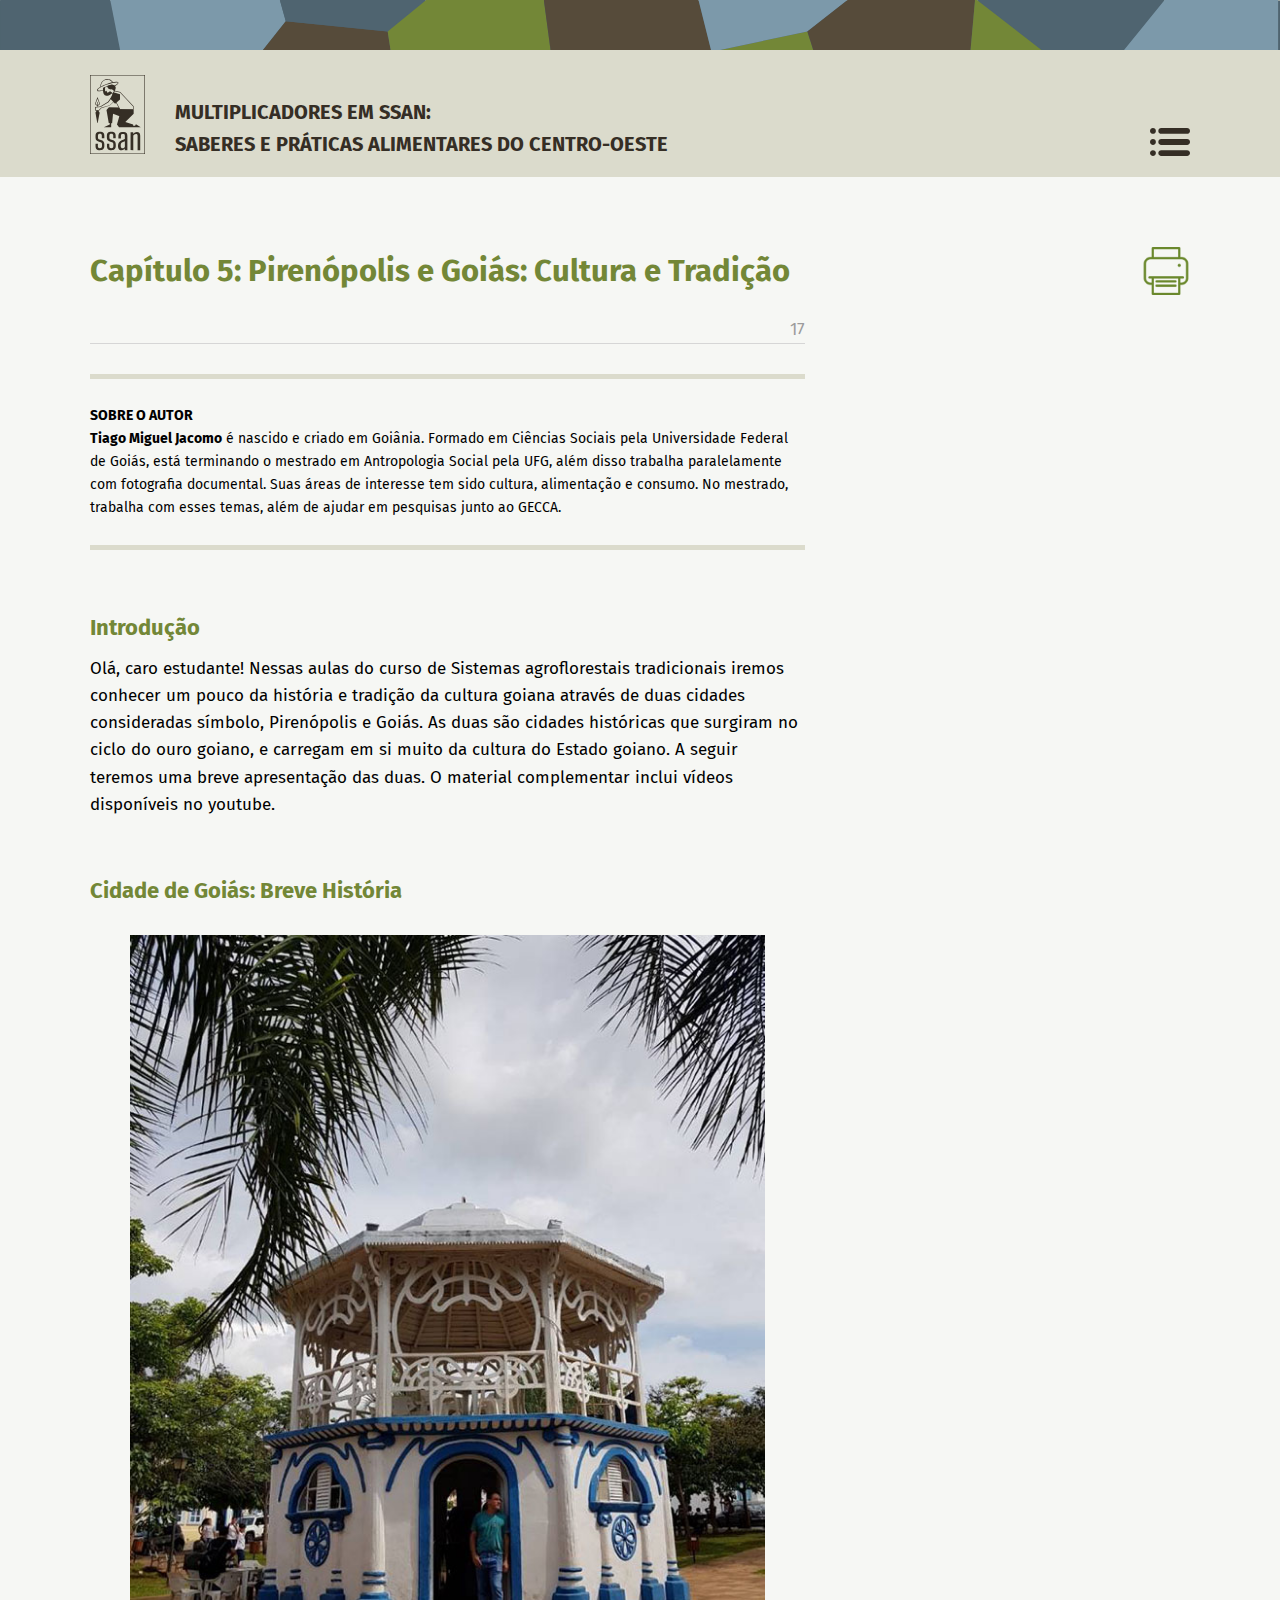
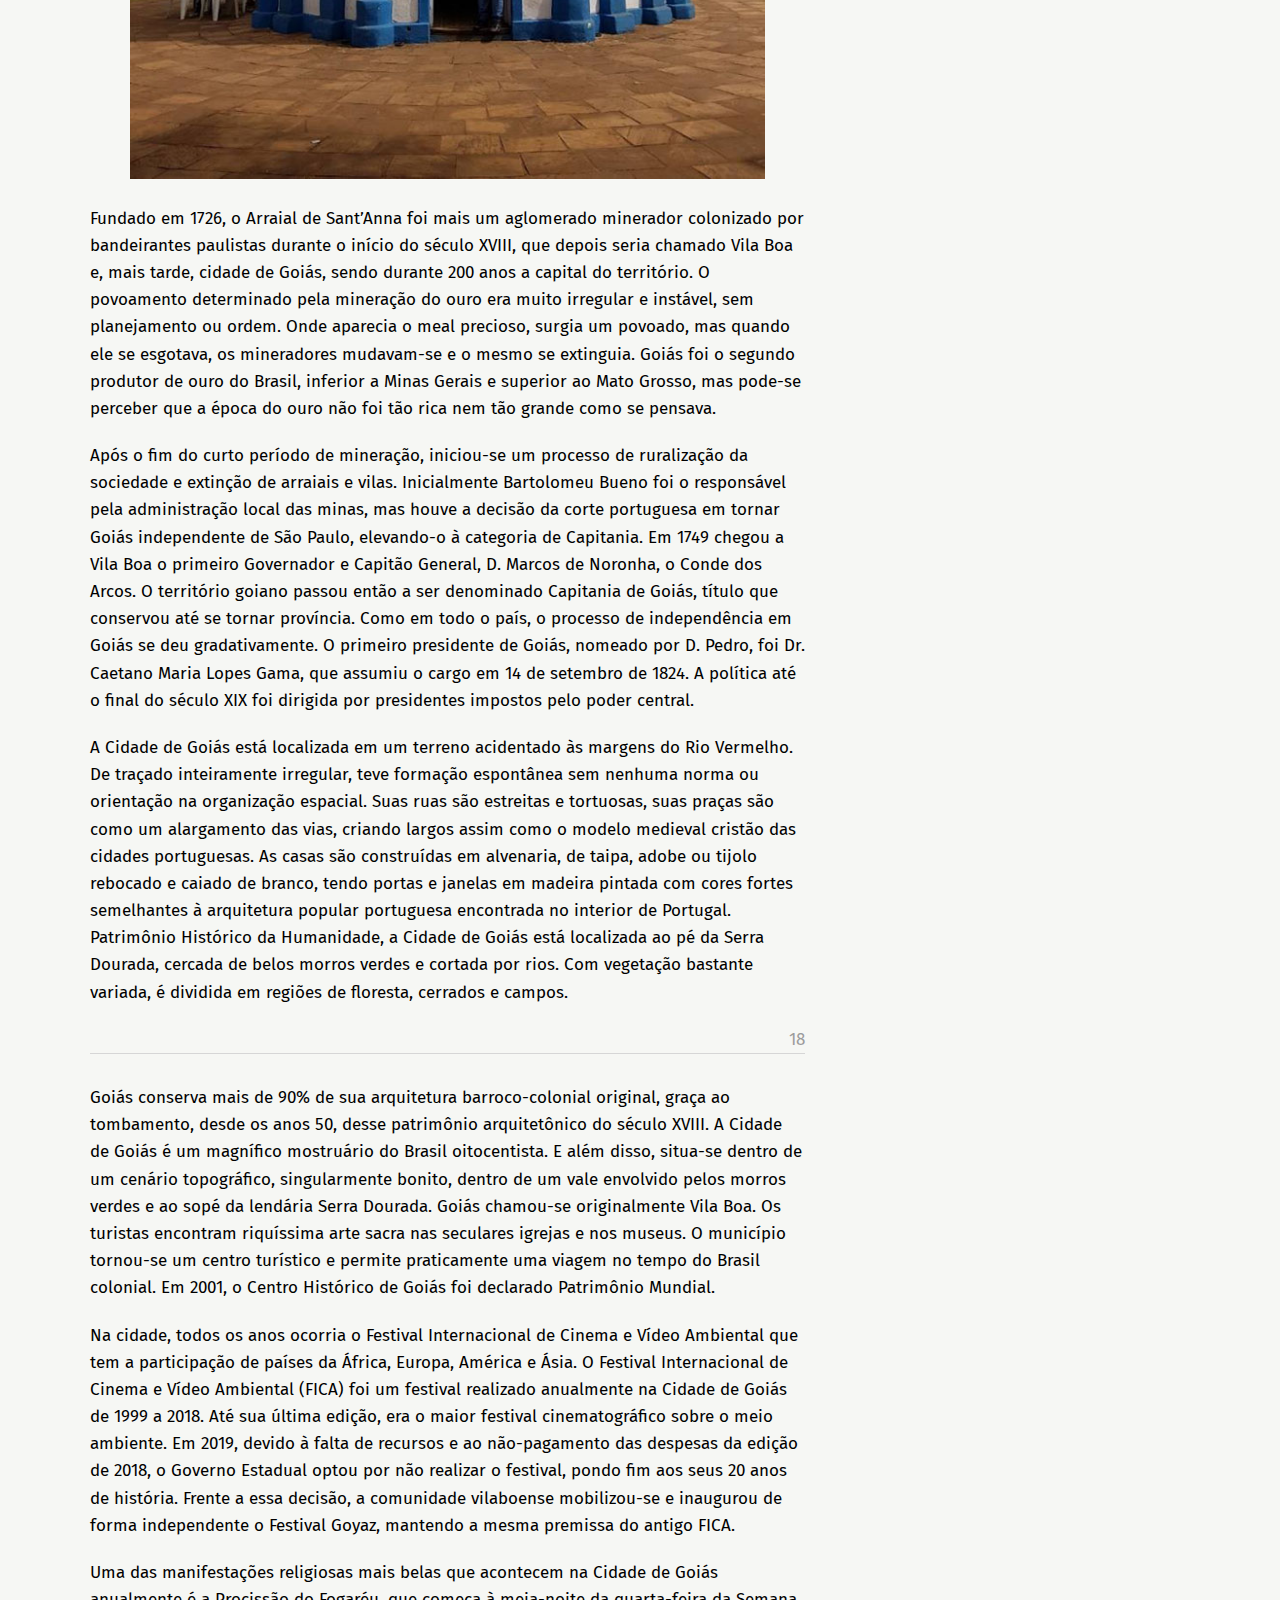
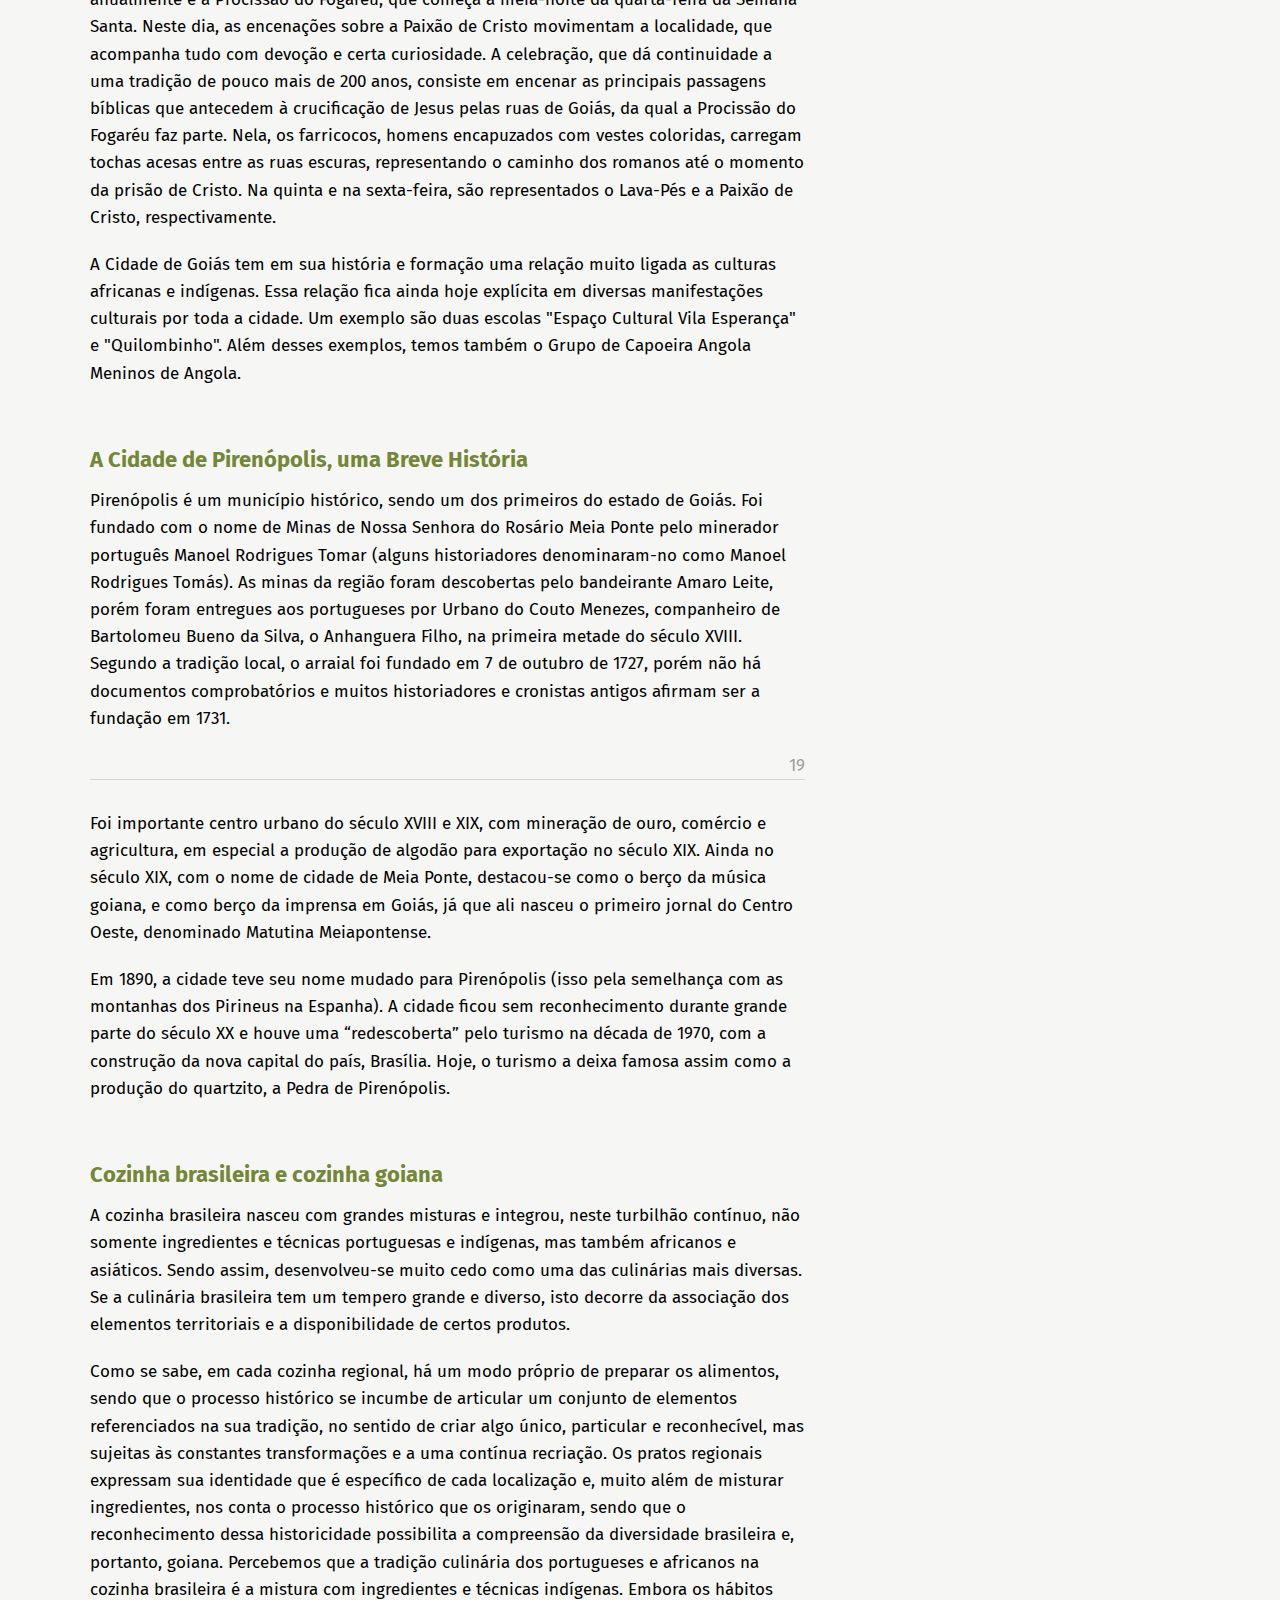
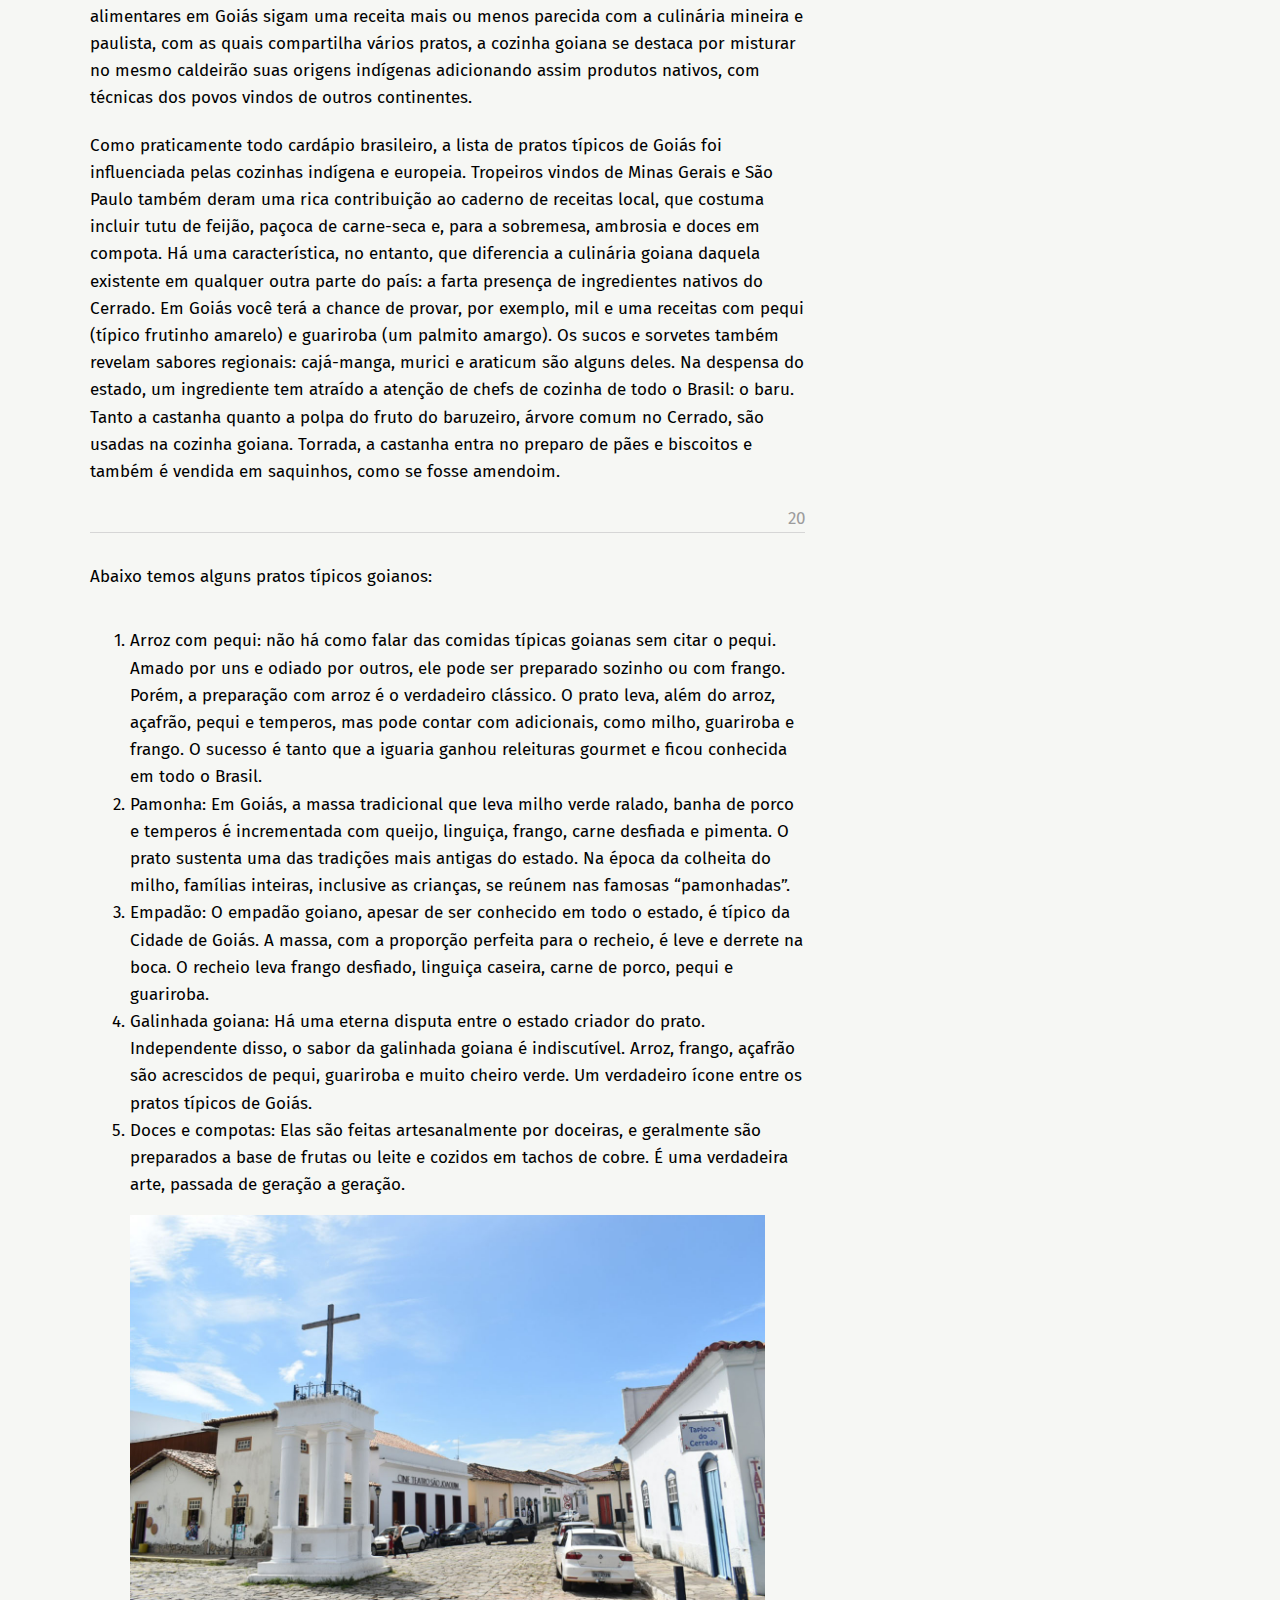
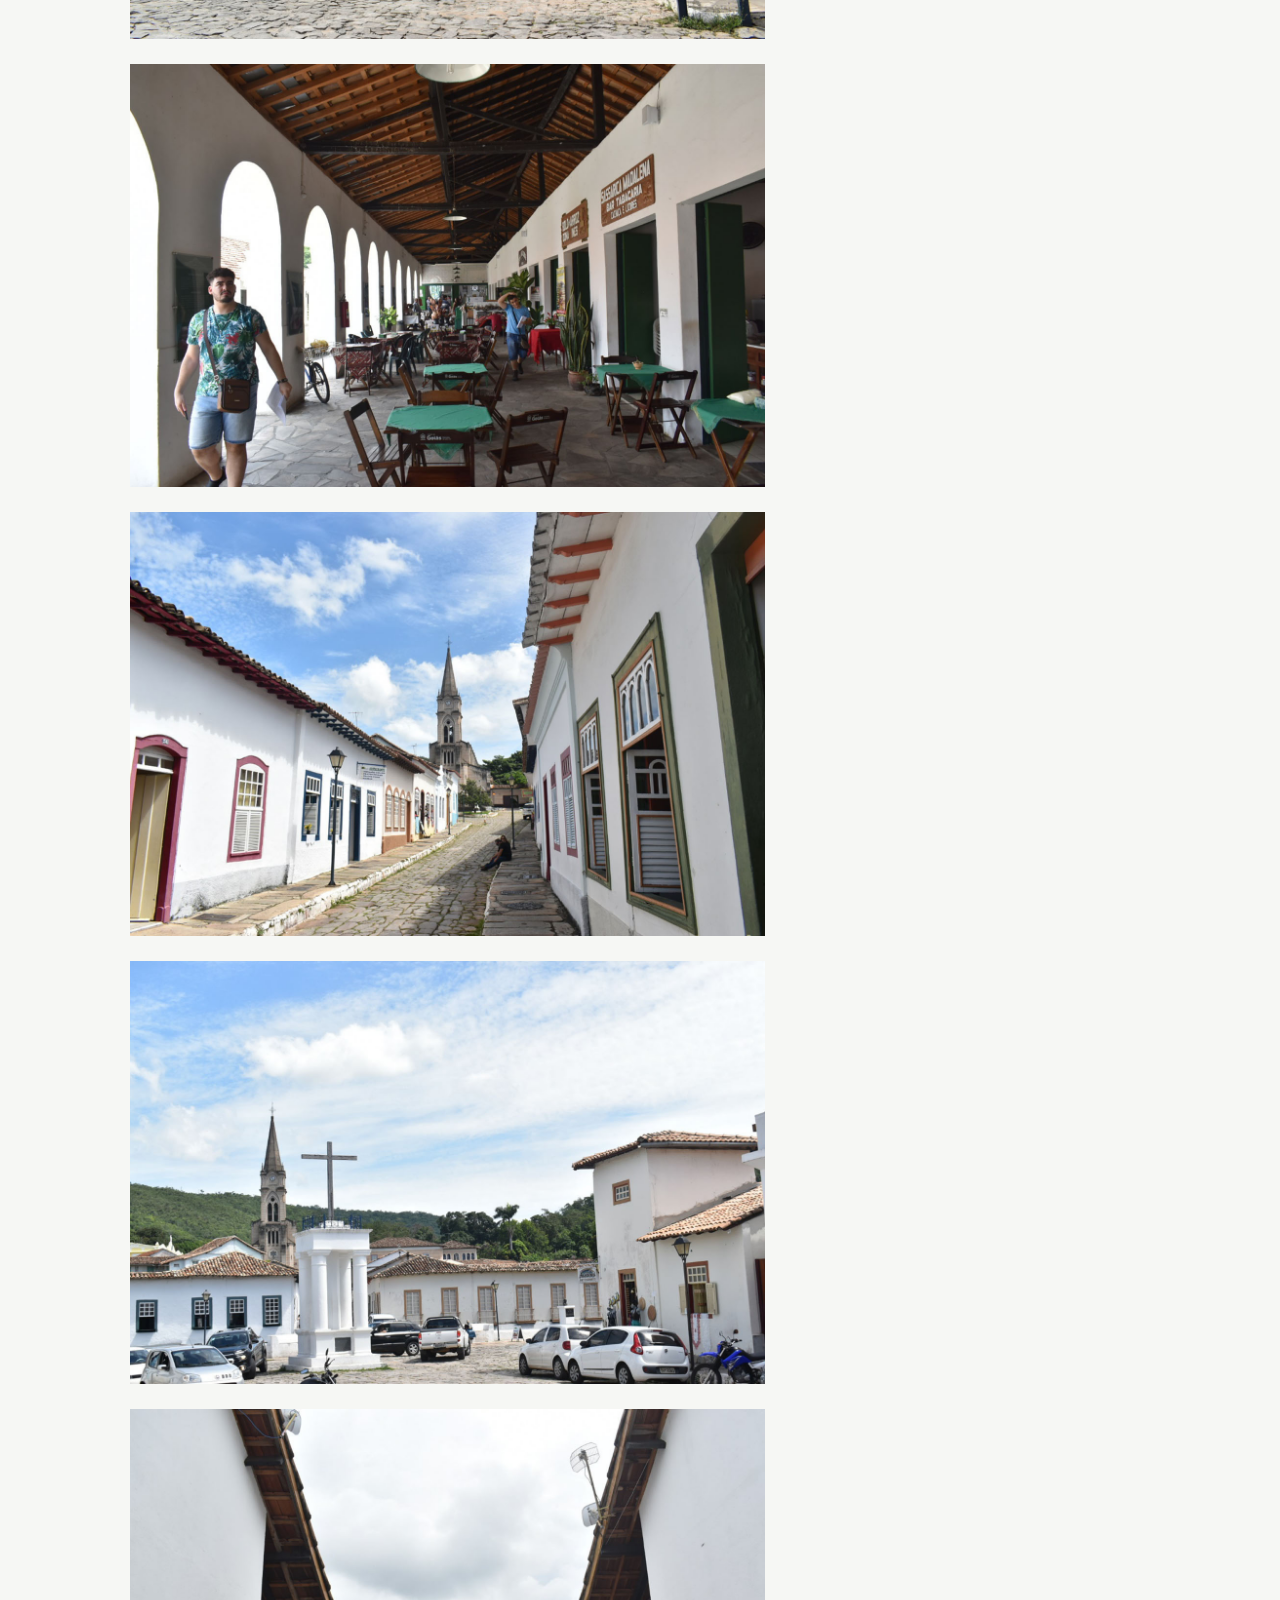
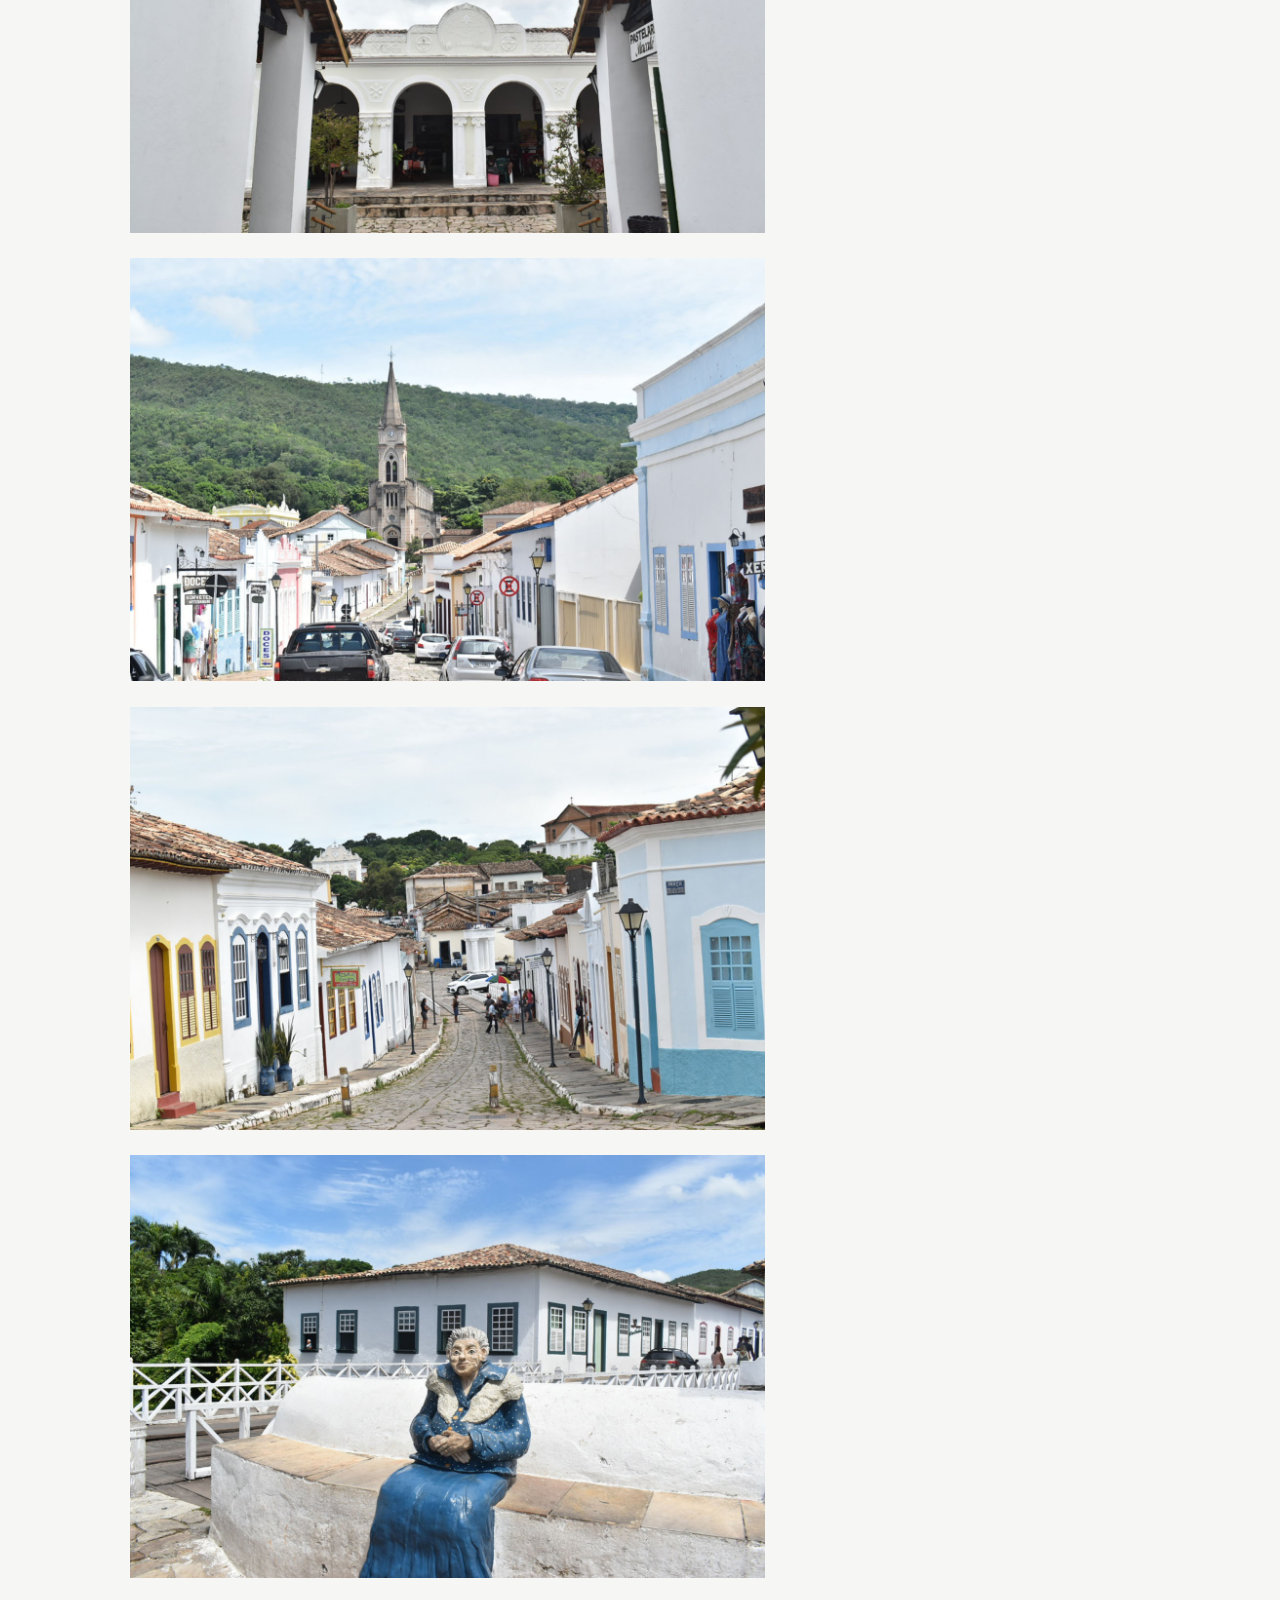
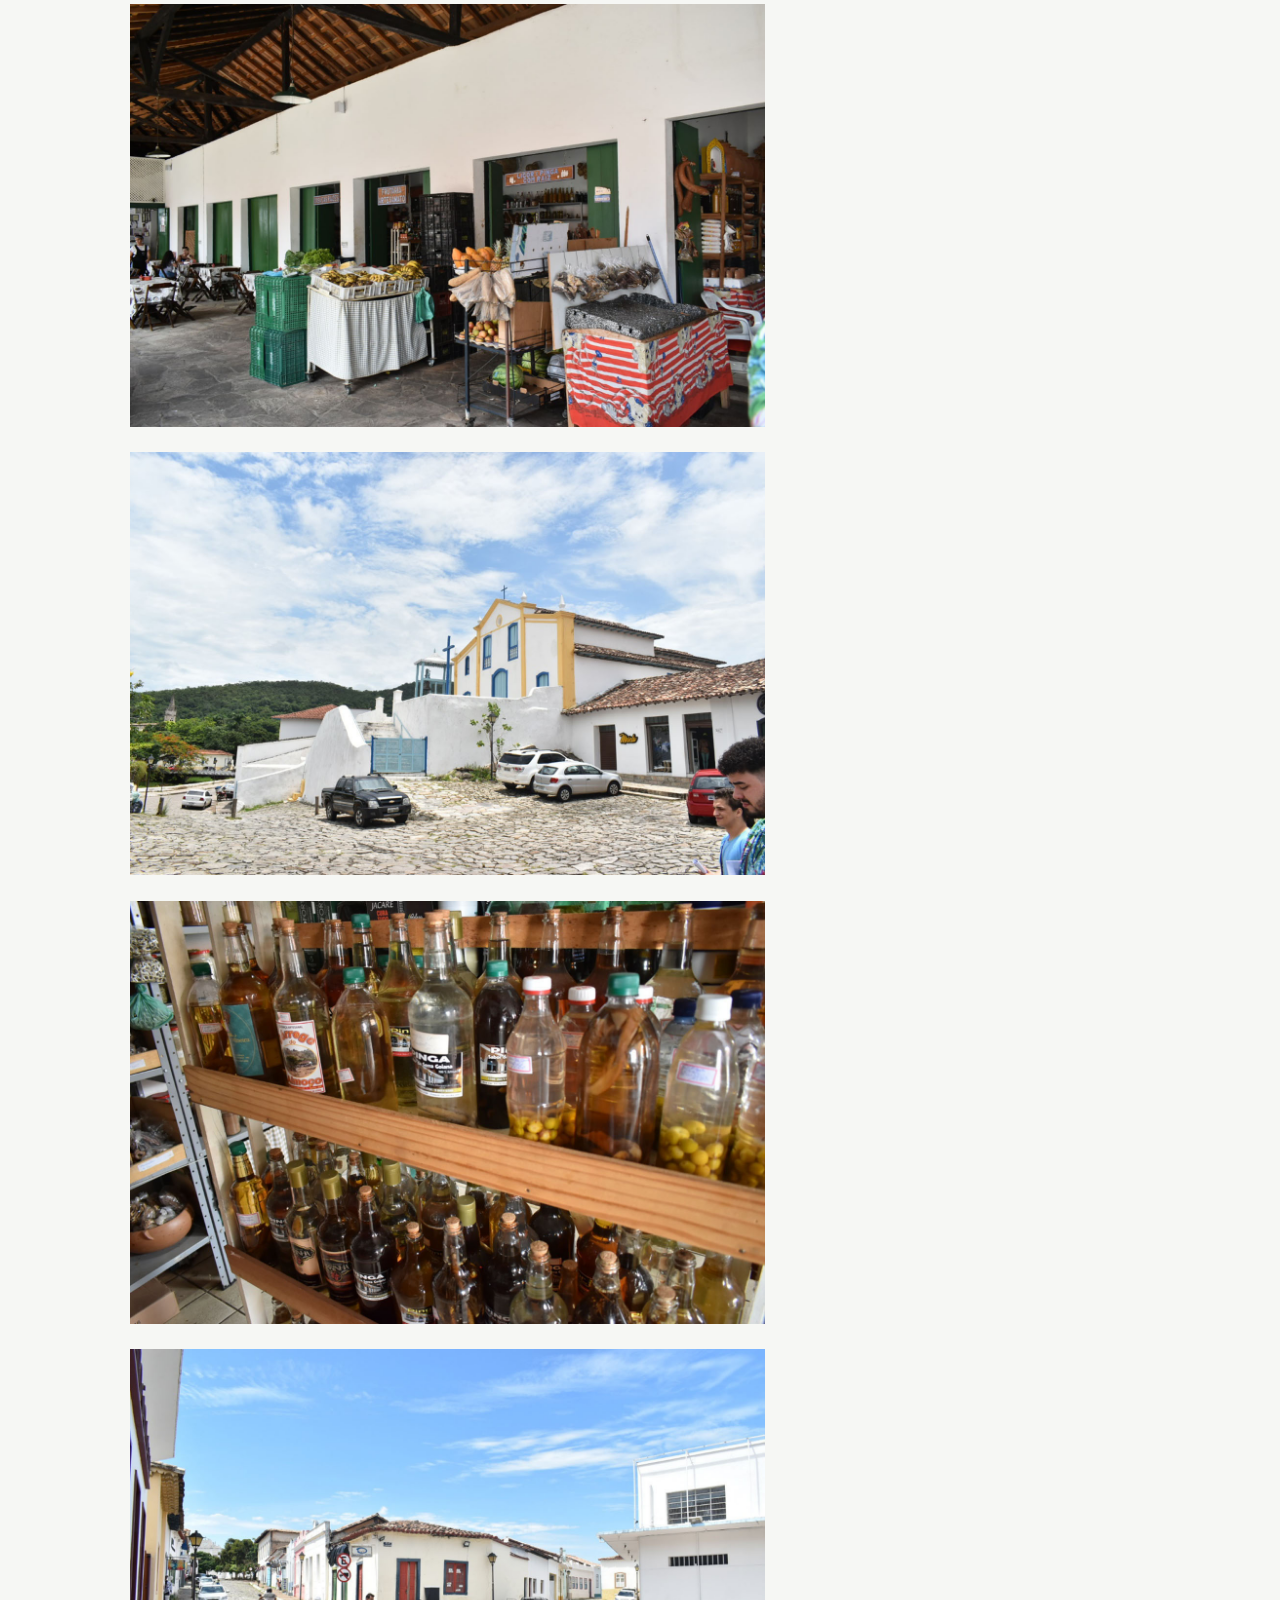
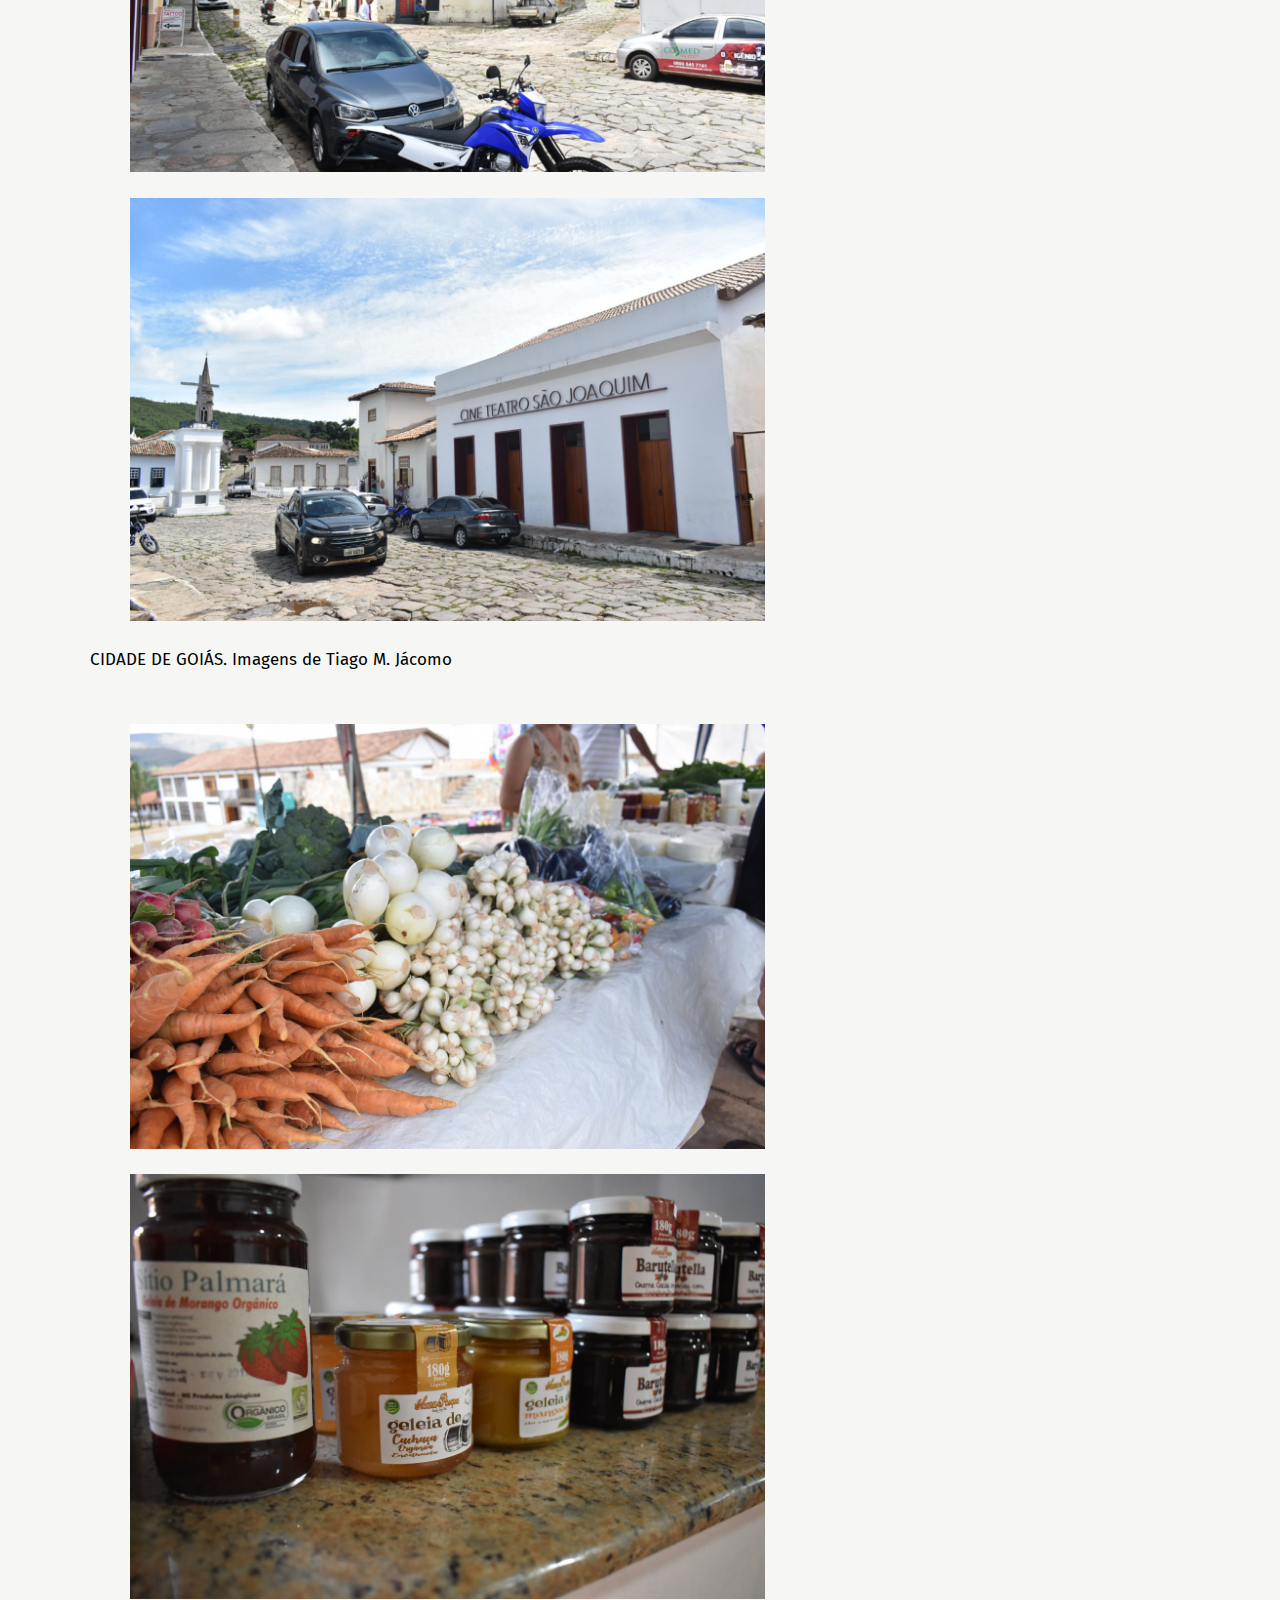
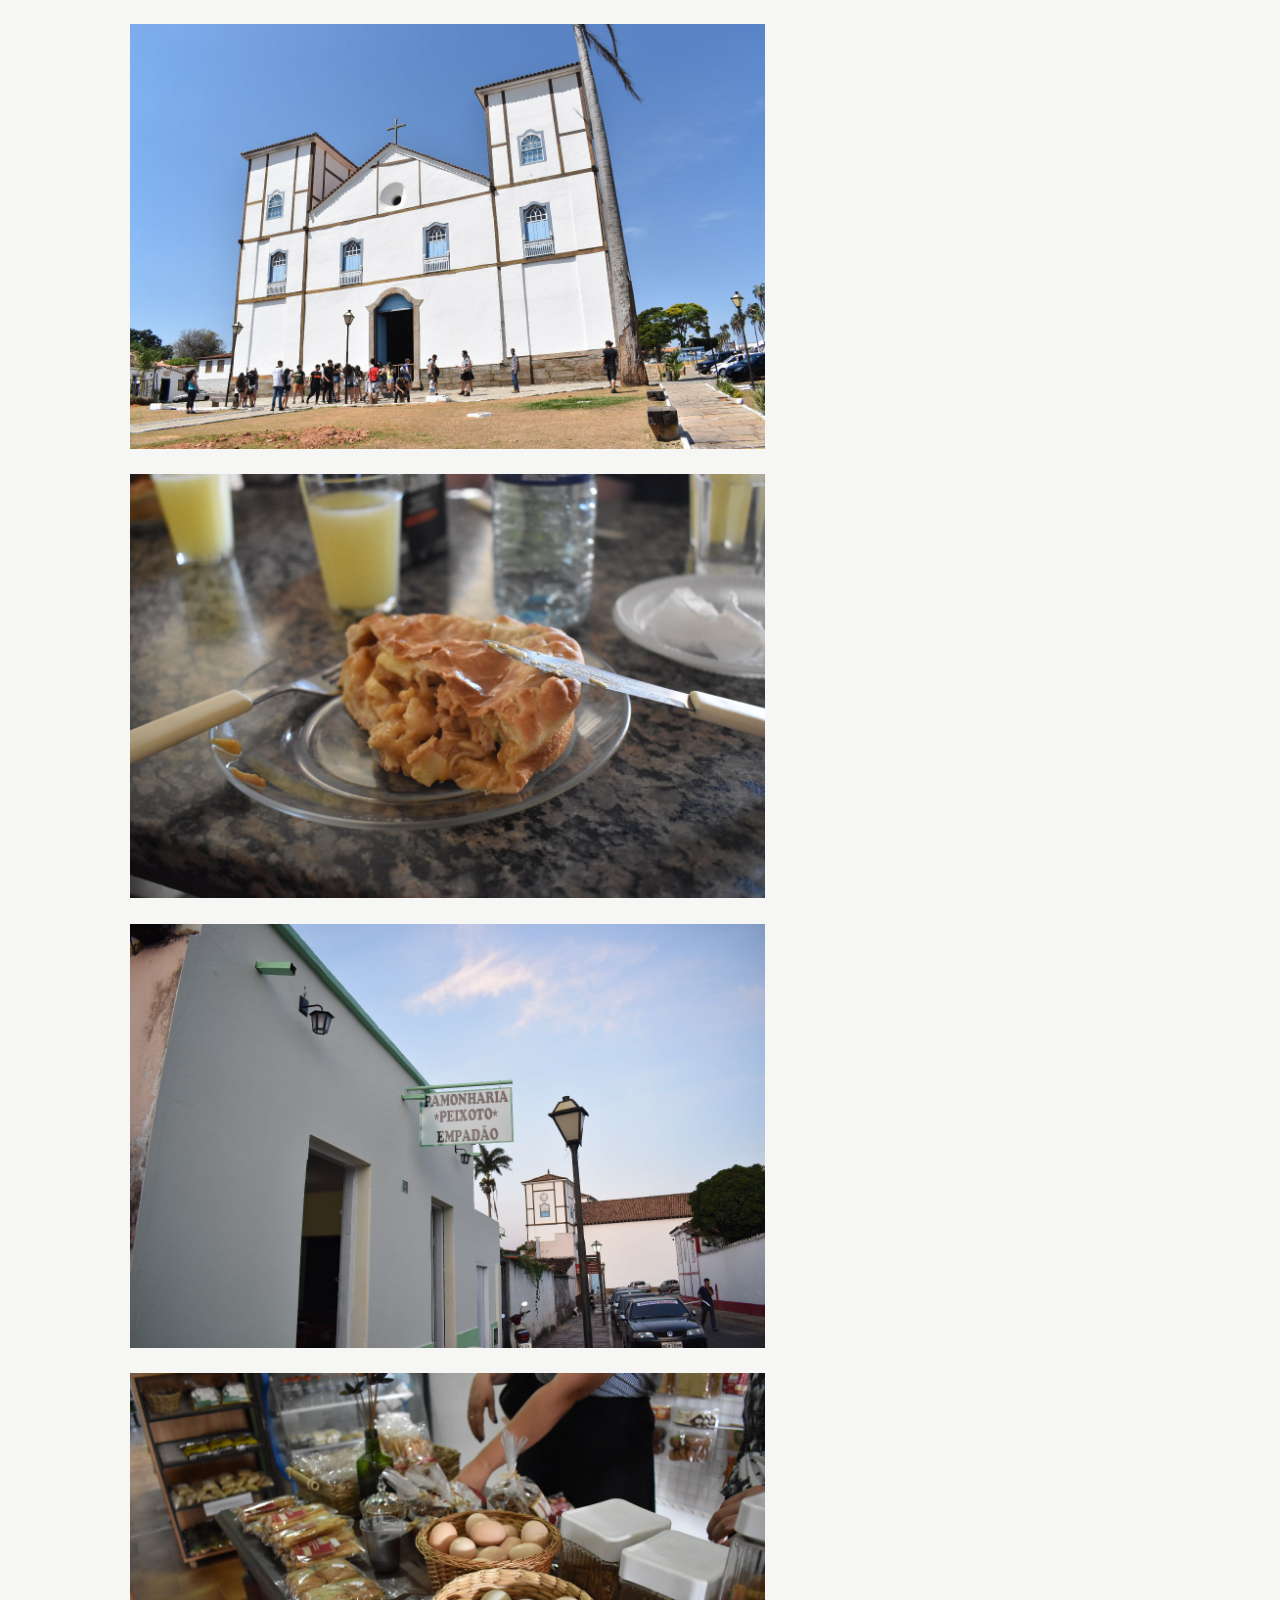
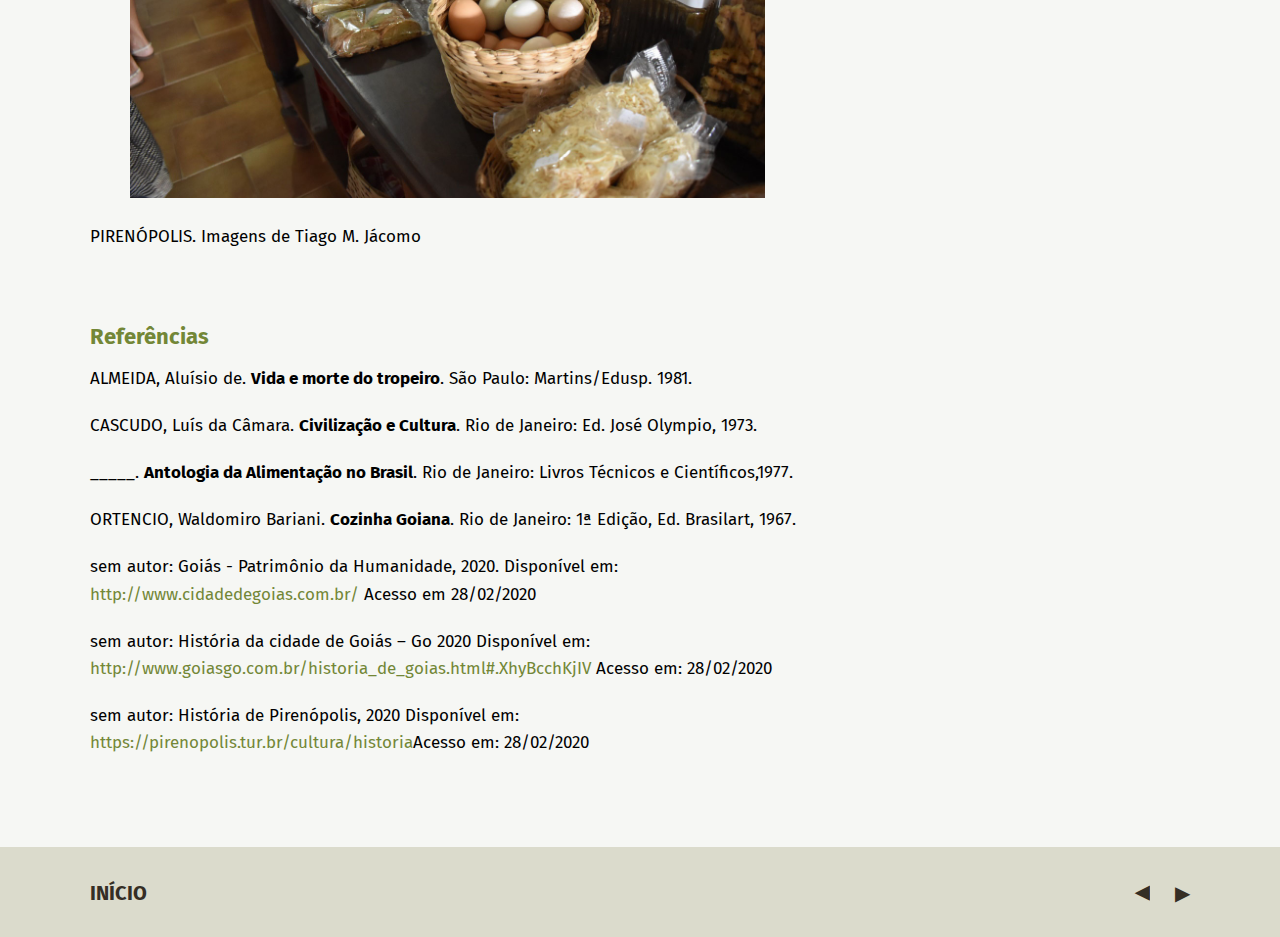
<file: cap05.html>
<!DOCTYPE html>

<html>
	<head>
		<meta charset="utf-8">
		<meta http-equiv="X-UA-Compatible" content="IE=edge">
		<meta name="viewport" content="width=device-width, initial-scale=1">

		<title>SSAN</title>

		<link rel="stylesheet" href="assets/css/style.css">
		
	</head>

	<body>
		
		<header class="header_conteudo">

			<div class="container">

				<div class="nome_curso">
					
					<a href="index.html">
					<img class="marcamenor" src="assets/img/marcamenor.svg" alt="">

					<p>MULTIPLICADORES EM SSAN: <br>SABERES E PRÁTICAS ALIMENTARES DO CENTRO-OESTE</p>
					</a>
					
				</div>

				<a href="sumario.html"><img class="menu" src="assets/img/menu.svg" alt=""></a>

				<div class="clearfix"></div>

			</div>
			 
		</header>

		<main class="container">
			
			<span onClick="window.print()"><a href="" class="print"><img src="assets/img/print.png" alt=""></a></span>

			<article>

			

			<h1>Capítulo 5: Pirenópolis e Goiás: Cultura e Tradição</h1>

			<span class="pagina">17</span>

			<div class="autor">
				<p><strong>SOBRE O AUTOR</strong></p>
				<p><strong>Tiago Miguel Jacomo</strong> é nascido e criado em Goiânia. Formado em Ciências Sociais pela Universidade Federal de Goiás, está terminando o mestrado em Antropologia Social pela UFG, além disso trabalha paralelamente com fotografia documental.  Suas áreas de interesse tem sido cultura, alimentação e consumo. No mestrado, trabalha com esses temas, além de ajudar em pesquisas junto ao GECCA. </p>
			</div>
						

					
			<h2>Introdução</h2>

			<p>Olá, caro estudante! Nessas aulas do curso de Sistemas agroflorestais tradicionais iremos conhecer um pouco da história e tradição da cultura goiana através de duas cidades consideradas símbolo, Pirenópolis e Goiás. As duas são cidades históricas que surgiram no ciclo do ouro goiano, e carregam em si muito da cultura do Estado goiano. A seguir teremos uma breve apresentação das duas. O material complementar inclui vídeos disponíveis no youtube.</p>

			<h2>Cidade de Goiás: Breve História</h2>

			<figure>
					<img src="assets/img/figuras/img10.jpg" alt="">
			</figure>

			<p>Fundado em 1726, o Arraial de Sant’Anna foi mais um aglomerado minerador colonizado por bandeirantes paulistas durante o início do século XVIII, que depois seria chamado Vila Boa e, mais tarde, cidade de Goiás, sendo durante 200 anos a capital do território. O povoamento determinado pela mineração do ouro era muito irregular e instável, sem planejamento ou ordem. Onde aparecia o meal precioso, surgia um povoado, mas quando ele se esgotava, os mineradores mudavam-se e o mesmo se extinguia. Goiás foi o segundo produtor de ouro do Brasil, inferior a Minas Gerais e superior ao Mato Grosso, mas pode-se perceber que a época do ouro não foi tão rica nem tão grande como se pensava.</p> 
			<p>Após o fim do curto período de mineração, iniciou-se um processo de ruralização da sociedade e extinção de arraiais e vilas. Inicialmente Bartolomeu Bueno foi o responsável pela administração local das minas, mas houve a decisão da corte portuguesa em tornar Goiás independente de São Paulo, elevando-o à categoria de Capitania. Em 1749 chegou a Vila Boa o primeiro Governador e Capitão General, D. Marcos de Noronha, o Conde dos Arcos. O território goiano passou então a ser denominado Capitania de Goiás, título que conservou até se tornar província. Como em todo o país, o processo de independência em Goiás se deu gradativamente. O primeiro presidente de Goiás, nomeado por D. Pedro, foi Dr. Caetano Maria Lopes Gama, que assumiu o cargo em 14 de setembro de 1824. A política até o final do século XIX foi dirigida por presidentes impostos pelo poder central.</p>
			<p>A Cidade de Goiás está localizada em um terreno acidentado às margens do Rio Vermelho. De traçado inteiramente irregular, teve formação espontânea sem nenhuma norma ou orientação na organização espacial. Suas ruas são estreitas e tortuosas, suas praças são como um alargamento das vias, criando largos assim como o modelo medieval cristão das cidades portuguesas. As casas são construídas em alvenaria, de taipa, adobe ou tijolo rebocado e caiado de branco, tendo portas e janelas em madeira pintada com cores fortes semelhantes à arquitetura popular portuguesa encontrada no interior de Portugal. Patrimônio Histórico da Humanidade, a Cidade de Goiás está localizada ao pé da Serra Dourada, cercada de belos morros verdes e cortada por rios. Com vegetação bastante variada, é dividida em regiões de floresta, cerrados e campos. </p>

			<span class="pagina">18</span>
			<p>Goiás conserva mais de 90% de sua arquitetura barroco-colonial original, graça ao tombamento, desde os anos 50, desse patrimônio arquitetônico do século XVIII. A Cidade de Goiás é um magnífico mostruário do Brasil oitocentista. E além disso, situa-se dentro de um cenário topográfico, singularmente bonito, dentro de um vale envolvido pelos morros verdes e ao sopé da lendária Serra Dourada. Goiás chamou-se originalmente Vila Boa. Os turistas encontram riquíssima arte sacra nas seculares igrejas e nos museus. O município tornou-se um centro turístico e permite praticamente uma viagem no tempo do Brasil colonial. Em 2001, o Centro Histórico de Goiás foi declarado Patrimônio Mundial. </p>
			<p>Na cidade, todos os anos ocorria o Festival Internacional de Cinema e Vídeo Ambiental que tem a participação de países da África, Europa, América e Ásia. O Festival Internacional de Cinema e Vídeo Ambiental (FICA) foi um festival realizado anualmente na Cidade de Goiás de 1999 a 2018. Até sua última edição, era o maior festival cinematográfico sobre o meio ambiente. Em 2019, devido à falta de recursos e ao não-pagamento das despesas da edição de 2018, o Governo Estadual optou por não realizar o festival, pondo fim aos seus 20 anos de história. Frente a essa decisão, a comunidade vilaboense mobilizou-se e inaugurou de forma independente o Festival Goyaz, mantendo a mesma premissa do antigo FICA.</p>
			<p>Uma das manifestações religiosas mais belas que acontecem na Cidade de Goiás anualmente é a Procissão do Fogaréu, que começa à meia-noite da quarta-feira da Semana Santa. Neste dia, as encenações sobre a Paixão de Cristo movimentam a localidade, que acompanha tudo com devoção e certa curiosidade. A celebração, que dá continuidade a uma tradição de pouco mais de 200 anos, consiste em encenar as principais passagens bíblicas que antecedem à crucificação de Jesus pelas ruas de Goiás, da qual a Procissão do Fogaréu faz parte. Nela, os farricocos, homens encapuzados com vestes coloridas, carregam tochas acesas entre as ruas escuras, representando o caminho dos romanos até o momento da prisão de Cristo. Na quinta e na sexta-feira, são representados o Lava-Pés e a Paixão de Cristo, respectivamente. </p>
			<p>A Cidade de Goiás tem em sua história e formação uma relação muito ligada as culturas africanas e indígenas. Essa relação fica ainda hoje explícita em diversas manifestações culturais por toda a cidade. Um exemplo são duas escolas "Espaço Cultural Vila Esperança" e "Quilombinho". Além desses exemplos, temos também o Grupo de Capoeira Angola Meninos de Angola.</p>
			
			<h2>A Cidade de Pirenópolis, uma Breve História</h2>
			
			<p>Pirenópolis é um município histórico, sendo um dos primeiros do estado de Goiás. Foi fundado com o nome de Minas de Nossa Senhora do Rosário Meia Ponte pelo minerador português Manoel Rodrigues Tomar (alguns historiadores denominaram-no como Manoel Rodrigues Tomás). As minas da região foram descobertas pelo bandeirante Amaro Leite, porém foram entregues aos portugueses por Urbano do Couto Menezes, companheiro de Bartolomeu Bueno da Silva, o Anhanguera Filho, na primeira metade do século XVIII. Segundo a tradição local, o arraial foi fundado em 7 de outubro de 1727, porém não há documentos comprobatórios e muitos historiadores e cronistas antigos afirmam ser a fundação em 1731.</p>

			<span class="pagina">19</span>
			<p>Foi importante centro urbano do século XVIII e XIX, com mineração de ouro, comércio e agricultura, em especial a produção de algodão para exportação no século XIX. Ainda no século XIX, com o nome de cidade de Meia Ponte, destacou-se como o berço da música goiana, e como berço da imprensa em Goiás, já que ali nasceu o primeiro jornal do Centro Oeste, denominado Matutina Meiapontense. </p>
			<p>Em 1890, a cidade teve seu nome mudado para Pirenópolis (isso pela semelhança com as montanhas dos Pirineus na Espanha). A cidade ficou sem reconhecimento durante grande parte do século XX e houve uma “redescoberta” pelo turismo na década de 1970, com a construção da nova capital do país, Brasília. Hoje, o turismo a deixa famosa assim como a produção do quartzito, a Pedra de Pirenópolis. </p>
			
			<h2>Cozinha brasileira e cozinha goiana</h2>

			<p>A cozinha brasileira nasceu com grandes misturas e integrou, neste turbilhão contínuo, não somente ingredientes e técnicas portuguesas e indígenas, mas também africanos e asiáticos. Sendo assim, desenvolveu-se muito cedo como uma das culinárias mais diversas. Se a culinária brasileira tem um tempero grande e diverso, isto decorre da associação dos elementos territoriais e a disponibilidade de certos produtos.</p>
			<p>Como se sabe, em cada cozinha regional, há um modo próprio de preparar os alimentos, sendo que o processo histórico se incumbe de articular um conjunto de elementos referenciados na sua tradição, no sentido de criar algo único, particular e reconhecível, mas sujeitas às constantes transformações e a uma contínua recriação. Os pratos regionais expressam sua identidade que é específico de cada localização e, muito além de misturar ingredientes, nos conta o processo histórico que os originaram, sendo que o reconhecimento dessa historicidade possibilita a compreensão da diversidade brasileira e, portanto, goiana. Percebemos que a tradição culinária dos portugueses e africanos na cozinha brasileira é a mistura com ingredientes e técnicas indígenas.  Embora os hábitos alimentares em Goiás sigam uma receita mais ou menos parecida com a culinária mineira e paulista, com as quais compartilha vários pratos, a cozinha goiana se destaca por misturar no mesmo caldeirão suas origens indígenas adicionando assim produtos nativos, com técnicas dos povos vindos de outros continentes.</p>
			<p>Como praticamente todo cardápio brasileiro, a lista de pratos típicos de Goiás foi influenciada pelas cozinhas indígena e europeia. Tropeiros vindos de Minas Gerais e São Paulo também deram uma rica contribuição ao caderno de receitas local, que costuma incluir tutu de feijão, paçoca de carne-seca e, para a sobremesa, ambrosia e doces em compota.  Há uma característica, no entanto, que diferencia a culinária goiana daquela existente em qualquer outra parte do país: a farta presença de ingredientes nativos do Cerrado. Em Goiás você terá a chance de provar, por exemplo, mil e uma receitas com pequi (típico frutinho amarelo) e guariroba (um palmito amargo). Os sucos e sorvetes também revelam sabores regionais: cajá-manga, murici e araticum são alguns deles. Na despensa do estado, um ingrediente tem atraído a atenção de chefs de cozinha de todo o Brasil: o baru. Tanto a castanha quanto a polpa do fruto do baruzeiro, árvore comum no Cerrado, são usadas na cozinha goiana. Torrada, a castanha entra no preparo de pães e biscoitos e também é vendida em saquinhos, como se fosse amendoim. </p>

			<span class="pagina">20</span>
			<p>Abaixo temos alguns pratos típicos goianos:</p>
			<ol>
			<li>Arroz com pequi: não há como falar das comidas típicas goianas sem citar o pequi. Amado por uns e odiado por outros, ele pode ser preparado sozinho ou com frango. Porém, a preparação com arroz é o verdadeiro clássico. O prato leva, além do arroz, açafrão, pequi e temperos, mas pode contar com adicionais, como milho, guariroba e frango. O sucesso é tanto que a iguaria ganhou releituras gourmet e ficou conhecida em todo o Brasil.</li>
			<li>Pamonha: Em Goiás, a massa tradicional que leva milho verde ralado, banha de porco e temperos é incrementada com queijo, linguiça, frango, carne desfiada e pimenta. O prato sustenta uma das tradições mais antigas do estado. Na época da colheita do milho, famílias inteiras, inclusive as crianças, se reúnem nas famosas “pamonhadas”.</li>
			<li>Empadão: O empadão goiano, apesar de ser conhecido em todo o estado, é típico da Cidade de Goiás. A massa, com a proporção perfeita para o recheio, é leve e derrete na boca. O recheio leva frango desfiado, linguiça caseira, carne de porco, pequi e guariroba.</li>
			<li>Galinhada goiana: Há uma eterna disputa entre o estado criador do prato. Independente disso, o sabor da galinhada goiana é indiscutível. Arroz, frango, açafrão são acrescidos de pequi, guariroba e muito cheiro verde. Um verdadeiro ícone entre os pratos típicos de Goiás.</li>
			<li>Doces e compotas: Elas são feitas artesanalmente por doceiras, e geralmente são preparados a base de frutas ou leite e cozidos em tachos de cobre. É uma verdadeira arte, passada de geração a geração.</li>
			</ol>


			<figure>
					<img src="assets/img/figuras/img11.jpg" alt="">
			</figure>

			<figure>
					<img src="assets/img/figuras/img12.jpg" alt="">
			</figure>

			<figure>
					<img src="assets/img/figuras/img13.jpg" alt="">
			</figure>

			<figure>
					<img src="assets/img/figuras/img14.jpg" alt="">
			</figure>

			<figure>
					<img src="assets/img/figuras/img15.jpg" alt="">
			</figure>

			<figure>
					<img src="assets/img/figuras/img16.jpg" alt="">
			</figure>

			<figure>
					<img src="assets/img/figuras/img17.jpg" alt="">
			</figure>

			<figure>
					<img src="assets/img/figuras/img18.jpg" alt="">
			</figure>

			<figure>
					<img src="assets/img/figuras/img19.jpg" alt="">
			</figure>

			<figure>
					<img src="assets/img/figuras/img20.jpg" alt="">
			</figure>

			<figure>
					<img src="assets/img/figuras/img21.jpg" alt="">
			</figure>

			<figure>
					<img src="assets/img/figuras/img22.jpg" alt="">
			</figure>

			<figure>
					<img src="assets/img/figuras/img23.jpg" alt="">
			</figure>

			<figcaption>CIDADE DE GOIÁS. Imagens de Tiago M.  Jácomo</figcaption>

		

			<figure>
					<img src="assets/img/figuras/img24.jpg" alt="">
			</figure>


			<figure>
					<img src="assets/img/figuras/img25.jpg" alt="">
			</figure>


			<figure>
					<img src="assets/img/figuras/img26.jpg" alt="">
			</figure>


			<figure>
					<img src="assets/img/figuras/img27.jpg" alt="">
			</figure>


			<figure>
					<img src="assets/img/figuras/img28.jpg" alt="">
			</figure>

			<figure>
					<img src="assets/img/figuras/img29.jpg" alt="">
			</figure>

			<figcaption>PIRENÓPOLIS. Imagens de Tiago M.  Jácomo</figcaption>




			<h2>Referências</h2>

			
			<p>ALMEIDA, Aluísio de. <strong>Vida e morte do tropeiro</strong>. São Paulo: Martins/Edusp. 1981.</p>

			<p>CASCUDO, Luís da Câmara. <strong>Civilização e Cultura</strong>. Rio de Janeiro: Ed. José Olympio, 1973. </p>

			<p>_____. <strong>Antologia da Alimentação no Brasil</strong>. Rio de Janeiro: Livros Técnicos e Científicos,1977.</p>

			<p>ORTENCIO, Waldomiro Bariani. <strong>Cozinha Goiana</strong>. Rio de Janeiro: 1ª Edição, Ed. Brasilart, 1967.</p>

			<p>sem autor: Goiás - Patrimônio da Humanidade, 2020. Disponível em: <a href="http://www.cidadedegoias.com.br/" target="_blank">http://www.cidadedegoias.com.br/</a> Acesso em 28/02/2020</p>

			<p>sem autor: História da cidade de Goiás – Go 2020 Disponível em: <a href="http://www.goiasgo.com.br/historia_de_goias.html#.XhyBcchKjIV" target="_blank">http://www.goiasgo.com.br/historia_de_goias.html#.XhyBcchKjIV</a> Acesso em: 28/02/2020</p>
			
			<p>sem autor: História de Pirenópolis, 2020 Disponível em: <a href="https://pirenopolis.tur.br/cultura/historia" target="_blank">https://pirenopolis.tur.br/cultura/historia</a>Acesso em: 28/02/2020</p>
			
			</article>

		</main>

		<footer class="footer_conteudo">
			
			<div class="container">

				<div class="esquerda"><a href="index.html"><p>INÍCIO</p></a></div>
				
				<div class="direita">
					<a class="voltar" href="cap04.html">&#9654;</a>
					<a class="avançar" href="sumario.html">&#9654;</a>
				</div>
				
			</div>
			
		</footer>



	</body>
	
</html>
</file>
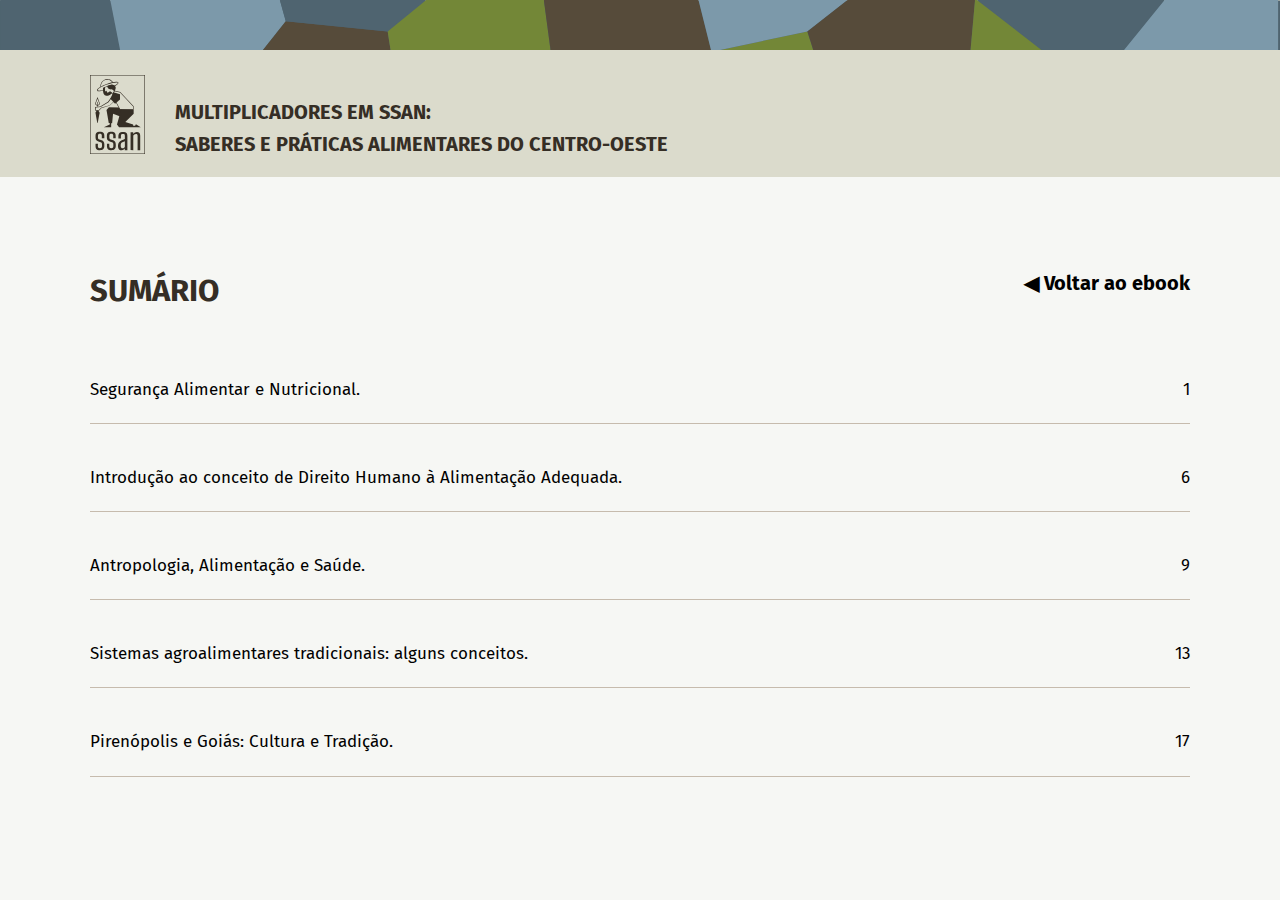
<file: sumario.html>
<!DOCTYPE html>

<html>
	<head>
		<meta charset="utf-8">
		<meta http-equiv="X-UA-Compatible" content="IE=edge">
		<meta name="viewport" content="width=device-width, initial-scale=1">

		<title>SSAN</title>

		<link rel="stylesheet" href="assets/css/style.css">
		
	</head>

	<body>
		
		<header class="header_conteudo">

			<div class="container">

				<div class="nome_curso">

					<a href="index.html">
					<img class="marcamenor" src="assets/img/marcamenor.svg" alt="">

					<p>MULTIPLICADORES EM SSAN: <br>SABERES E PRÁTICAS ALIMENTARES DO CENTRO-OESTE</p>
					</a>	

				</div>

				<!-- <a href="sumario.html" target="_blank"><img class="menu" src="assets/img/menu.svg" alt=""></a> -->

				<div class="clearfix"></div>

			</div>
			 
		</header>

		<main class="container">
			
			<div class="sumario">

				<h1>SUMÁRIO</h1>

				<a href="javascript:history.back()"
				class="iniciarebook"> &#9664; Voltar ao ebook</a>

				
				<a href="cap01.html">		
				<span>Segurança Alimentar e Nutricional.</span>
				<span>1</span>
				</a>	

				<a href="cap02.html">		
				<span>Introdução ao conceito de Direito Humano à Alimentação Adequada.</span>
				<span>6</span>
				</a>	

				<a href="cap03.html">		
				<span>Antropologia, Alimentação e Saúde.</span>
				<span>9</span>
				</a>	

				<a href="cap04.html">		
				<span>Sistemas agroalimentares tradicionais: alguns conceitos.</span>
				<span>13</span>
				</a>	

				<a href="cap05.html">		
				<span>Pirenópolis e Goiás: Cultura e Tradição.</span>
				<span>17</span>
				</a>

			</div>

		</main>

		<!-- <footer class="footer_conteudo">
			
			<div class="container">

				<div class="esquerda"><a href="index.html"><p>INÍCIO</p></a></div>
				
				<div class="direita">
					<a class="voltar" href="index.html">&#9654;</a>
					<a class="avançar" href="cap2.html">&#9654;</a>
				</div>
				
			</div>
			
		</footer> -->



	</body>
	
</html>
</file>
<file: assets/css/style.css>
html{line-height:1.15;-webkit-text-size-adjust:100%}body{margin:0}main{display:block}h1{font-size:2em;margin:.67em 0}hr{box-sizing:content-box;height:0;overflow:visible}pre{font-family:monospace,monospace;font-size:1em}a{background-color:transparent}abbr[title]{border-bottom:none;text-decoration:underline;text-decoration:underline dotted}b,strong{font-weight:bolder}code,kbd,samp{font-family:monospace,monospace;font-size:1em}small{font-size:80%}sub,sup{font-size:75%;line-height:0;position:relative;vertical-align:baseline}sub{bottom:-0.25em}sup{top:-0.5em}img{border-style:none}button,input,optgroup,select,textarea{font-family:inherit;font-size:100%;line-height:1.15;margin:0}button,input{overflow:visible}button,select{text-transform:none}button,[type=button],[type=reset],[type=submit]{-webkit-appearance:button}button::-moz-focus-inner,[type=button]::-moz-focus-inner,[type=reset]::-moz-focus-inner,[type=submit]::-moz-focus-inner{border-style:none;padding:0}button:-moz-focusring,[type=button]:-moz-focusring,[type=reset]:-moz-focusring,[type=submit]:-moz-focusring{outline:1px dotted ButtonText}fieldset{padding:.35em .75em .625em}legend{box-sizing:border-box;color:inherit;display:table;max-width:100%;padding:0;white-space:normal}progress{vertical-align:baseline}textarea{overflow:auto}[type=checkbox],[type=radio]{box-sizing:border-box;padding:0}[type=number]::-webkit-inner-spin-button,[type=number]::-webkit-outer-spin-button{height:auto}[type=search]{-webkit-appearance:textfield;outline-offset:-2px}[type=search]::-webkit-search-decoration{-webkit-appearance:none}::-webkit-file-upload-button{-webkit-appearance:button;font:inherit}details{display:block}summary{display:list-item}template{display:none}[hidden]{display:none}*{box-sizing:border-box}@font-face{font-family:"Fira Sans";src:url("../fonts/subset-FiraSans-Regular.woff2") format("woff2"),url("../fonts/subset-FiraSans-Regular.woff") format("woff");font-weight:normal;font-style:normal}@font-face{font-family:"Fira Sans";src:url("../fonts/subset-FiraSans-Italic.woff2") format("woff2"),url("../fonts/subset-FiraSans-Italic.woff") format("woff");font-weight:normal;font-style:italic}@font-face{font-family:"Fira Sans";src:url("../fonts/subset-FiraSans-LightItalic.woff2") format("woff2"),url("../fonts/subset-FiraSans-LightItalic.woff") format("woff");font-weight:300;font-style:italic}@font-face{font-family:"Fira Sans";src:url("../fonts/subset-FiraSans-BoldItalic.woff2") format("woff2"),url("../fonts/subset-FiraSans-BoldItalic.woff") format("woff");font-weight:bold;font-style:italic}@font-face{font-family:"Fira Sans";src:url("../fonts/subset-FiraSans-Light.woff2") format("woff2"),url("../fonts/subset-FiraSans-Light.woff") format("woff");font-weight:300;font-style:normal}@font-face{font-family:"Fira Sans";src:url("../fonts/subset-FiraSans-Bold.woff2") format("woff2"),url("../fonts/subset-FiraSans-Bold.woff") format("woff");font-weight:bold;font-style:normal}body{font-size:17px;font-family:"Fira Sans",sans-serif;line-height:1.6;background-color:#f6f7f4}main{position:relative}a{color:#738737;cursor:pointer}a:link,a:hover,a:visited,a:active{text-decoration:none}a:hover{color:#bdcf88}h1,h2,h3,h4{color:#738737;margin:0;padding:35px 0 10px 0}h1{font-size:1.8em;padding:0 0 20px 0}h2{font-size:1.3em}p{margin:0;padding-bottom:20px}.container{padding:10px;margin:0 auto;width:1120px}@media(max-width: 1120px){.container{width:100%}}@media(max-width: 700px){.container{width:100%}}@media(max-width: 425px){.container{width:100%}}article{padding:60px 0;width:65%}@media(max-width: 700px){article{width:100%;padding:40px 15px}}@media(max-width: 425px){article{width:100%;padding:40px 15px}}.clearfix:after{content:"";clear:both;display:table}.header_index{width:100%;background-image:url(../img/topo.svg);background-size:cover;background-position:top center;padding-bottom:80px}.tituloindex{display:block;margin:0 auto;margin-top:210px}@media(max-width: 700px){.tituloindex{display:block;margin-top:150px}}@media(max-width: 425px){.tituloindex{display:block}}.tituloindex .marca_index{width:130px;margin:0 auto;display:block}@media(max-width: 425px){.tituloindex .marca_index{margin-top:150px}}.tituloindex #titulos{display:block;text-align:center}@media(max-width: 700px){.tituloindex #titulos{padding:40px 15px 0 15px}}.tituloindex #titulos h1{font-size:2.2em;padding-bottom:0}@media(max-width: 425px){.tituloindex #titulos h1{font-size:2em;line-height:1.2em;padding-bottom:.2em}}.tituloindex #titulos h2{font-size:1.6em;padding-top:0}@media(max-width: 425px){.tituloindex #titulos h2{font-size:1em}}.botoes_index{text-align:center}.botoes_index a{background-color:#f6f7f4;display:inline-block;color:#738737;box-shadow:0 2px 0 0 #738737;padding:50px 0 8px 0;margin:10px 20px 30px 20px;font-size:1.2em;font-weight:bold}.botoes_index a img{width:30px;padding-right:15px}.botoes_index a:hover{color:#352e25;box-shadow:0 8px 0 0 #352e25}@media(max-width: 700px){.botoes_index a{width:250px;padding:30px 0 8px 0;margin:0;box-shadow:none;border-bottom:2px solid #738737}.botoes_index a:hover{color:none;box-shadow:none}}@media(max-width: 425px){.botoes_index a{width:250px;padding:15px 0 20px 0;margin:0;box-shadow:none;border-bottom:2px solid #738737}.botoes_index a:hover{color:none;box-shadow:none}}.header_conteudo{width:100%;position:relative;background-color:#dbdbcc;padding:65px 0 5px 0}.header_conteudo:before{content:"";position:absolute;top:0;left:0;width:100%;height:50px;background-image:url(../img/topoconteudo.svg);background-position:center top;background-size:cover;display:block}.header_conteudo .nome_curso{float:left}.header_conteudo .nome_curso .marcamenor{width:80px;padding-right:25px;display:inline-block}@media(max-width: 700px){.header_conteudo .nome_curso .marcamenor{width:96px;padding-left:15px;display:inline-block}}@media(max-width: 425px){.header_conteudo .nome_curso .marcamenor{display:none}}.header_conteudo .nome_curso p{display:inline-block;vertical-align:bottom;margin:0;font-weight:bold;font-size:1.2em;color:#352e25;padding-bottom:1px}@media(max-width: 425px){.header_conteudo .nome_curso p{padding-left:15px;width:65%}}.header_conteudo .menu{float:right;width:40px;margin-top:53px}@media(max-width: .header_conteudo .menu tablet){.header_conteudo .menu{padding-right:7px}}@media(max-width: 425px){.header_conteudo .menu{display:block;float:none;padding:15px 0 15px 15px;width:60px}}.autor{border-top:5px solid #dbdbcc;border-bottom:5px solid #dbdbcc;padding:25px 0;font-size:.8em;line-height:1.7em;margin-bottom:25px}.autor p{width:100%;padding-bottom:0}@media(max-width: 700px){.autor{width:100%;float:none;display:block;margin-top:20px}}@media(max-width: 425px){.autor{width:100%;float:none;margin-top:20px}}blockquote{font-size:.9em;margin:0;padding:0 40px 20px 40px}img{width:100%}figcaption{padding-bottom:2em}.print{width:48px;float:right;margin-top:60px;pointer:hover}@media(max-width: 700px){.print{display:none}}@media(max-width: 425px){.print{display:none}}.printficha{width:48px;float:right;margin-top:190px;pointer:hover}@media(max-width: 700px){.printficha{display:none}}@media(max-width: 425px){.printficha{display:none}}.tabela{padding:30px 0;width:100%}.tabela th{background-color:#738737;color:#f6f7f4;font-size:1.1em;font-weight:normal;padding:10px;text-align:left}.tabela td{background-color:#dbdbcc;padding:10px}.pagina{font-size:1em;color:#9c9c9c;border-bottom:1px solid #d6d6d6;width:100%;display:block;margin:0 0 30px 0;text-align:right}.sumario{padding:80px 0 80px 0}@media(max-width: 700px){.sumario{padding:30px 15px 30px 15px}}.sumario h1{color:#352e25;display:inline-block}.sumario .iniciarebook{float:right;font-size:1.2em;font-weight:bold;display:inline-block;border-bottom:none}.sumario .iniciarebook:hover{border-bottom:none}@media(max-width: 425px){.sumario .iniciarebook{display:block;float:none;padding-top:20px}}.sumario a{display:block;color:inherit;border-bottom:1px solid #c6bbad}.sumario a span{padding:40px 0 20px 0;font-weight:normal;display:inline-block}.sumario a span:nth-child(2){float:right}.sumario a:hover{color:#738737;border-bottom:1px solid #352e25}@media(max-width: 700px){.sumario a span{padding:40px 0 20px 0;font-weight:normal;display:inline-block}.sumario a span:nth-child(2){display:none}}#linha{border-top:2px solid #738737}#linha p:first-child{padding-top:20px}.ficha{width:50%}.ficha h1,.ficha h2,.ficha h3,.ficha h4{color:#352e25;padding:20px 0 0 0}.ficha p{color:#352e25;padding-bottom:0}.ficha .ciarufg{margin-top:50px;width:240px}@media(max-width: 700px){.ficha{width:100%;padding-left:15px;padding-right:15px}}@media(max-width: 425px){.ficha{width:100%}}.ficha .ssan{width:300px;padding-bottom:20px}.ficha .marcasgerais{width:500px;padding:30px 0;background-blend-mode:multiply}@media(max-width: 425px){.ficha .marcasgerais{width:100%}}.isbn{border:1px solid #352e25;margin:15px 0 15px 0;padding:30px;width:70%}.isbn p{font-size:.9em}.isbn .dado{width:80px;float:left}.isbn .info{float:right;width:calc(100% - 80px)}.isbn .info p{padding:0}#link{text-align:center;width:20%;font-weight:normal;display:block;margin:50px 0 50px 0;background-color:#738737;color:#f6f7f4;font-size:1.2em;padding:15px}#link:hover{background-color:#352e25}@media(max-width: 700px){#link{width:32%}}@media(max-width: 425px){#link{width:100%;text-align:center}}main input[type=checkbox]{position:absolute;left:-10000px;visibility:hidden}main label{font-size:.7em;background-color:#c8d06a;font-weight:bold;color:#000;padding:3px 6px;margin:0 2px 0 2px;user-select:none}main .nota-rodape{display:none;position:absolute;float:right;font-size:1em;line-height:1.4em;right:0;width:266px;margin-top:-1em;margin-right:15px;color:#000;background-color:#c8d06a;z-index:2;padding:25px}main .nota-rodape a{text-decoration:none;color:#4f00cc;font-weight:normal;text-decoration:underline}main input[type=checkbox]:checked+label{background-color:#738737}main input[type=checkbox]:checked+label+.nota-rodape{display:block}footer{background-color:#dbdbcc;color:#352e25,30%}footer a{color:#352e25}footer a:hover{color:#352e25}.footer_index{text-align:center;font-size:.9em;padding:30px;margin:0 auto;width:800px}@media(max-width: 700px){.footer_index{width:80%}}@media(max-width: 425px){.footer_index{width:100%;padding:30px 15px 15px 15px}}.footer_conteudo{padding:20px 0 50px 0;margin:0}.footer_conteudo p{color:#352e25;font-size:1.2em;font-weight:bold;padding:0}@media(max-width: 700px){.footer_conteudo{padding-left:15px;padding-right:15px}}@media(max-width: 425px){.footer_conteudo{padding-left:15px;padding-right:15px}}.esquerda{float:left;margin:0}.direita{float:right;margin:0}.direita a{font-size:1.2em;display:inline-block;color:#352e25}.direita a.voltar{transform:scale(-1);position:relative;top:1px;left:-20px}@media print{.botoes_index{display:none}.tituloindex{margin-top:8cm}#titulos h2{margin-bottom:8cm}#linha{border:none}.ficha .ssan{width:5cm;margin:0;padding-bottom:20px}.ficha .ciarufg{width:3cm;margin-top:1cm}#link{display:none}.header_conteudo{display:none}@page{margin:1.5cm 1cm 1.5cm 1cm}h1,h2,h3,h4{color:#738737;margin:0;padding:35px 0 10px 0}h1{font-size:1.2em;padding:0 0 20px 0}h2{font-size:1em}p{margin:0;font-size:.8em;padding-bottom:20px}caption,ul,ol{font-size:.8em}img{max-width:16cm;vertical-align:left}figcaption{font-size:.7em}.footer_index{display:none}.footer_conteudo{display:none}}/*# sourceMappingURL=style.css.map */
</file>
